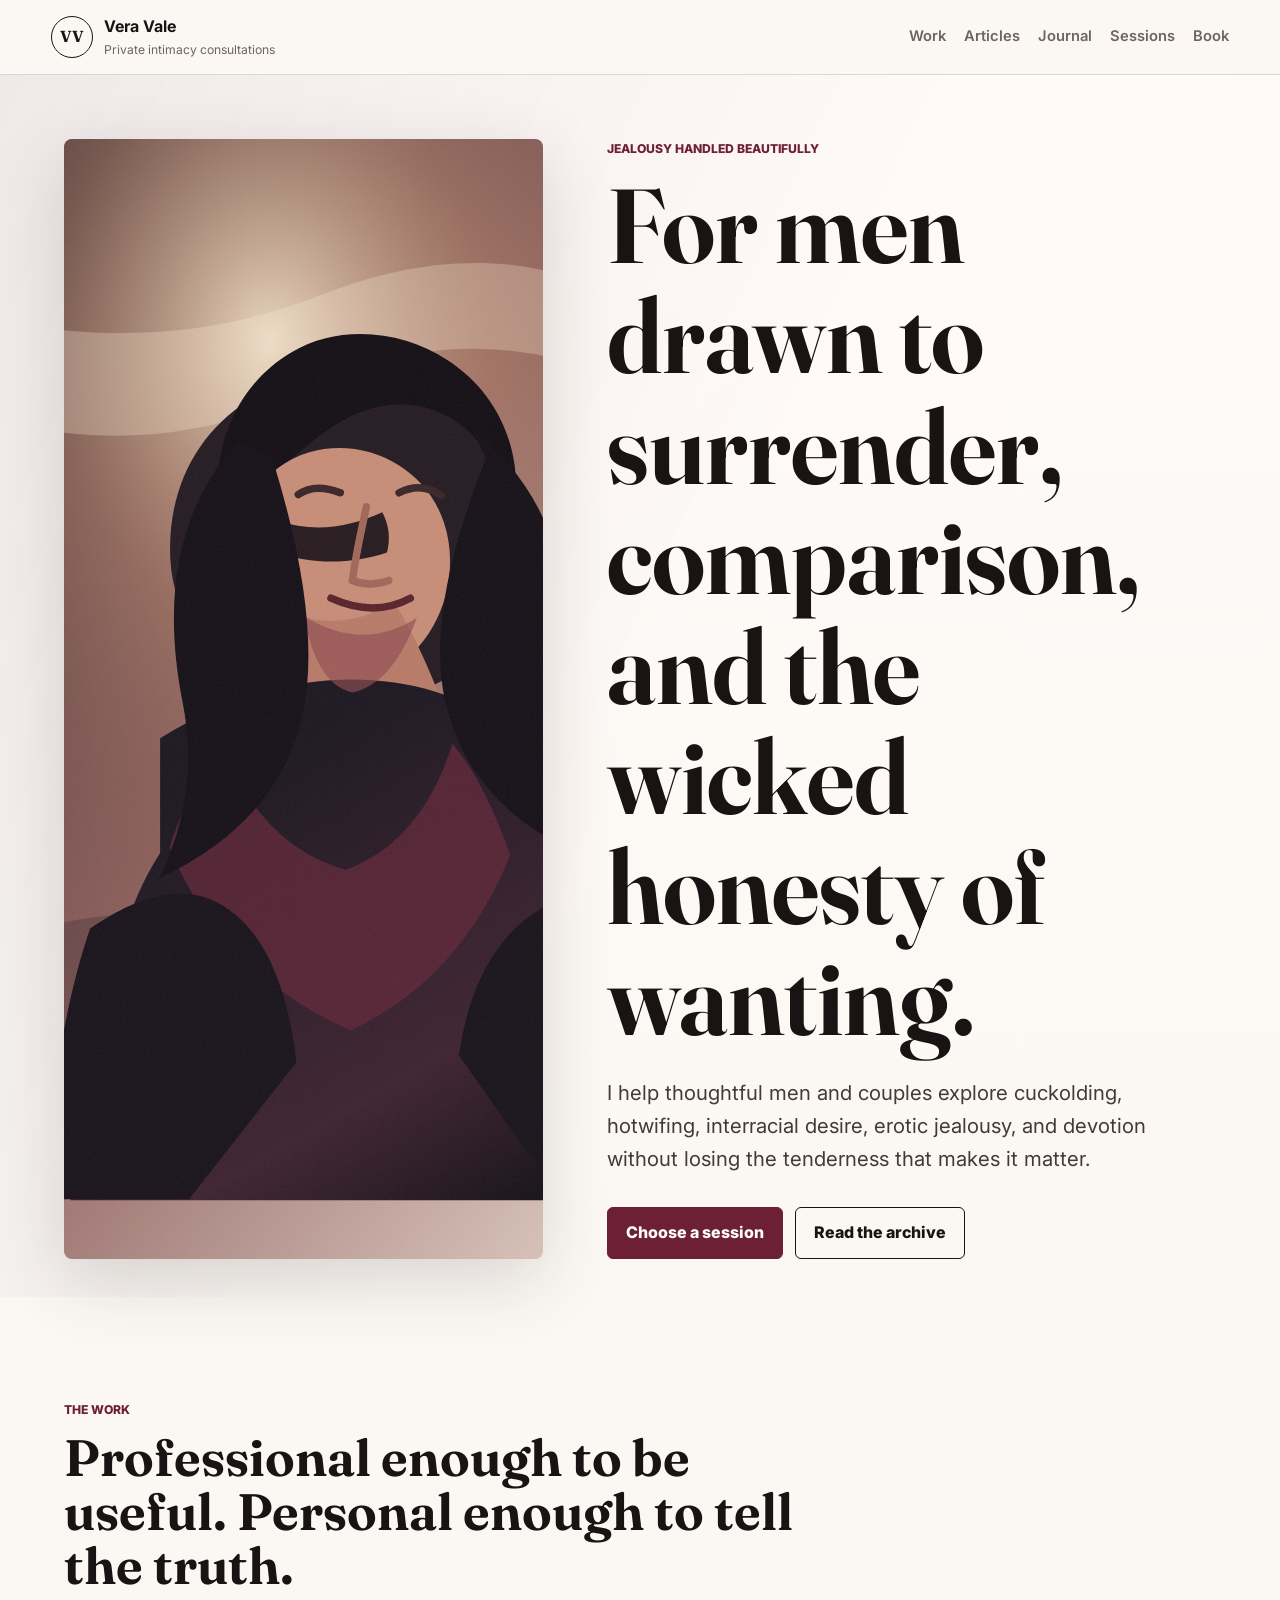
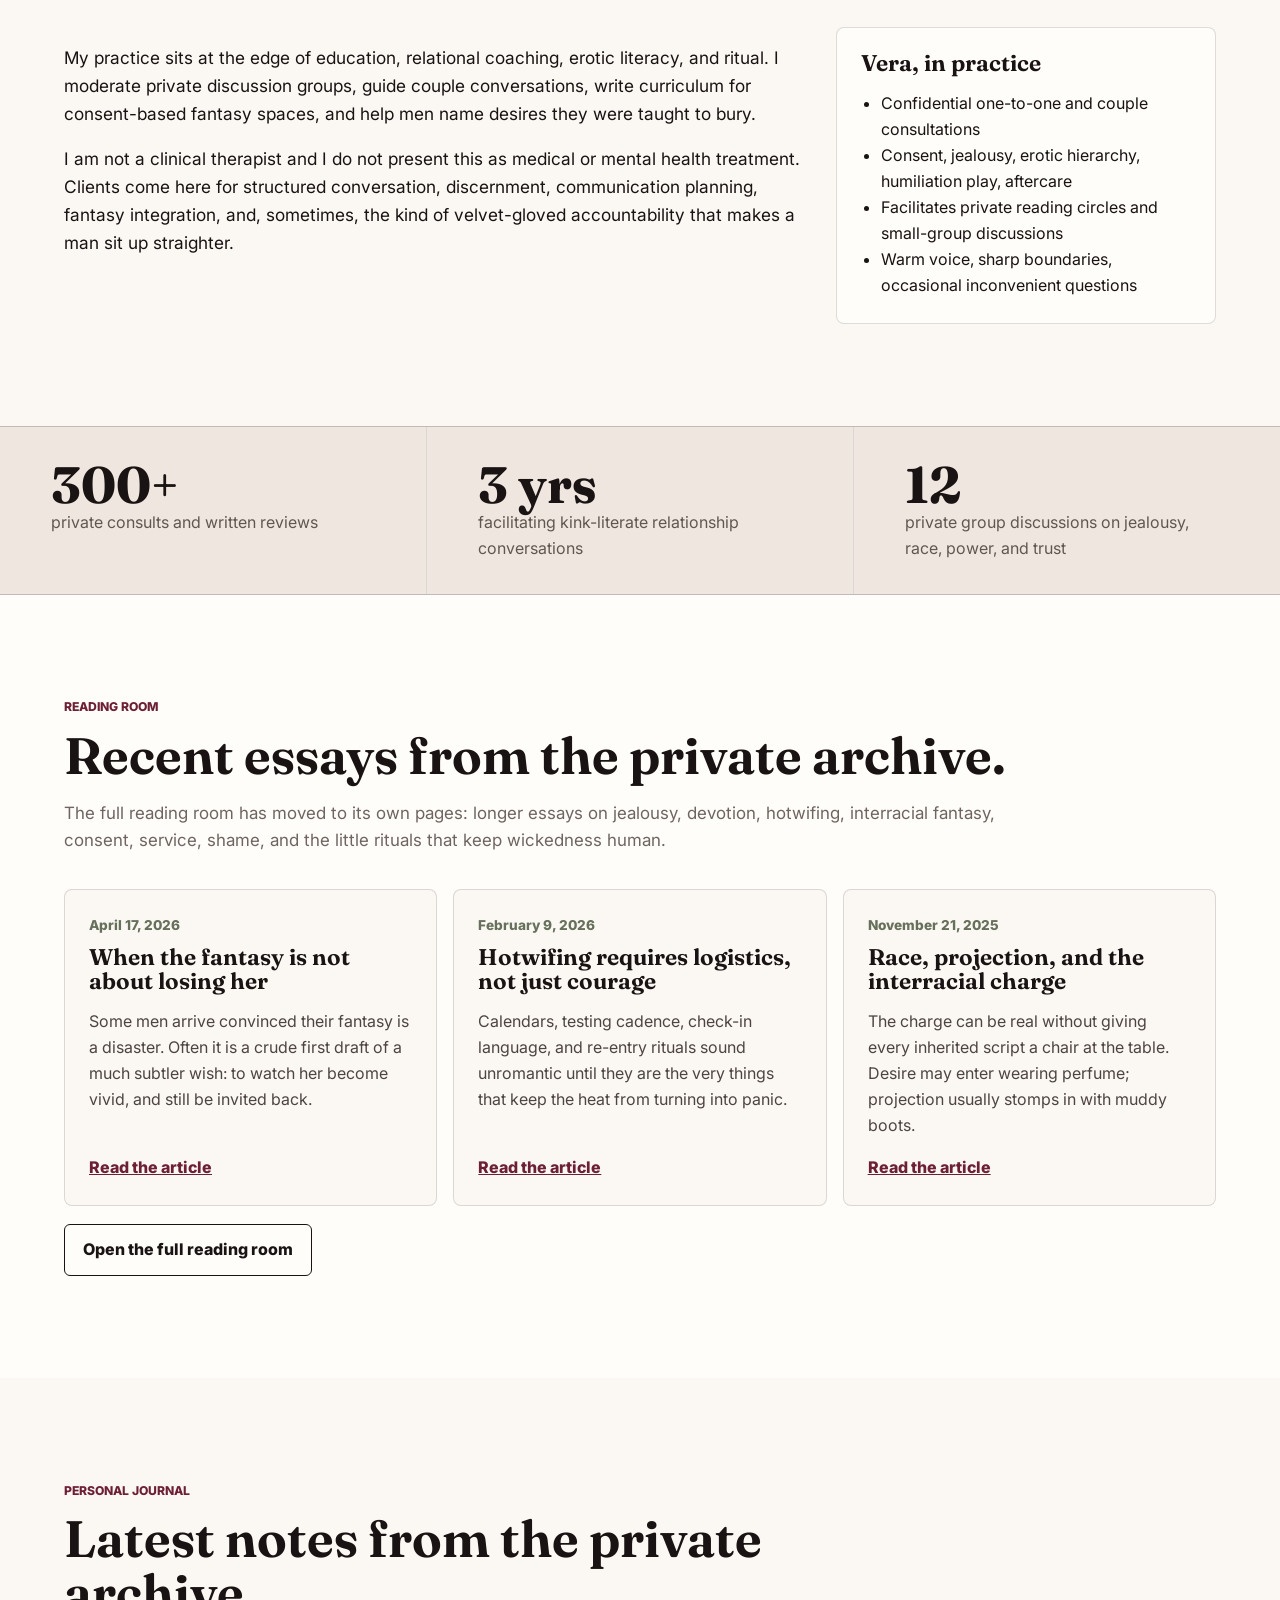
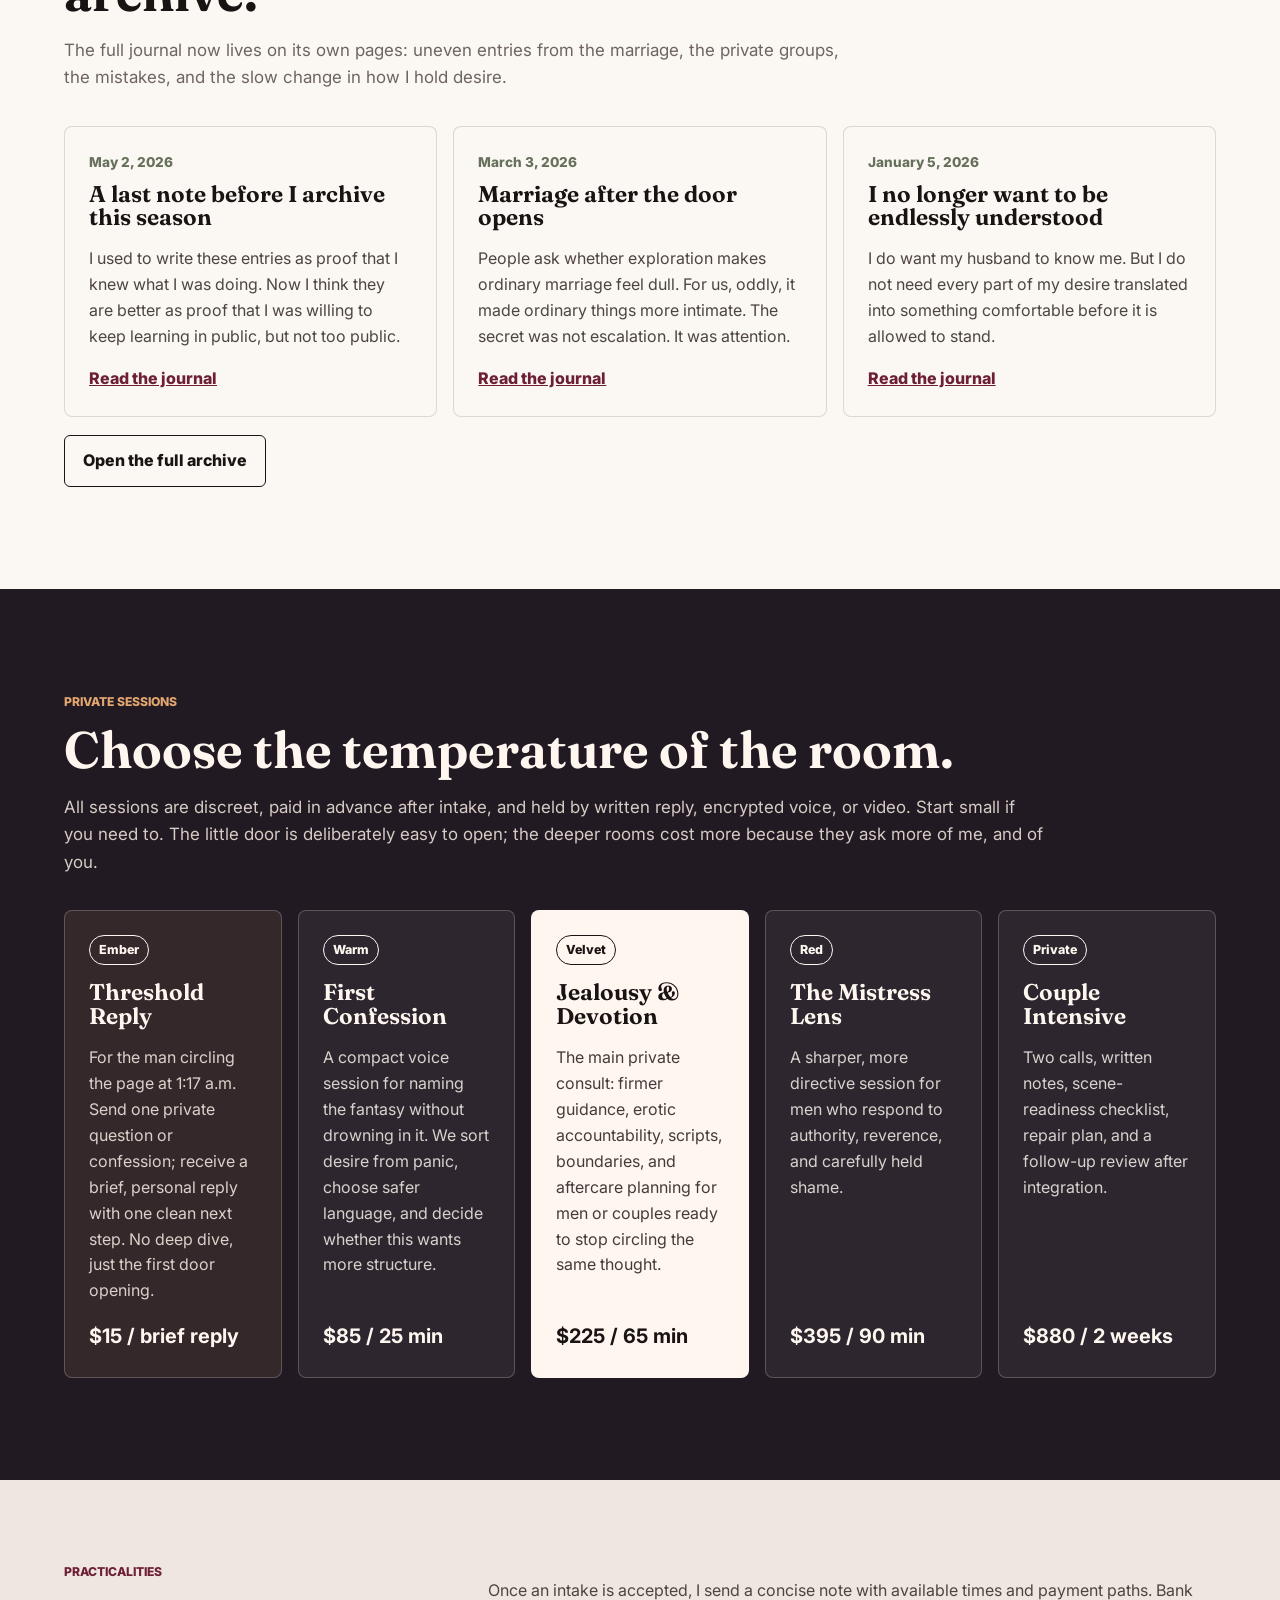
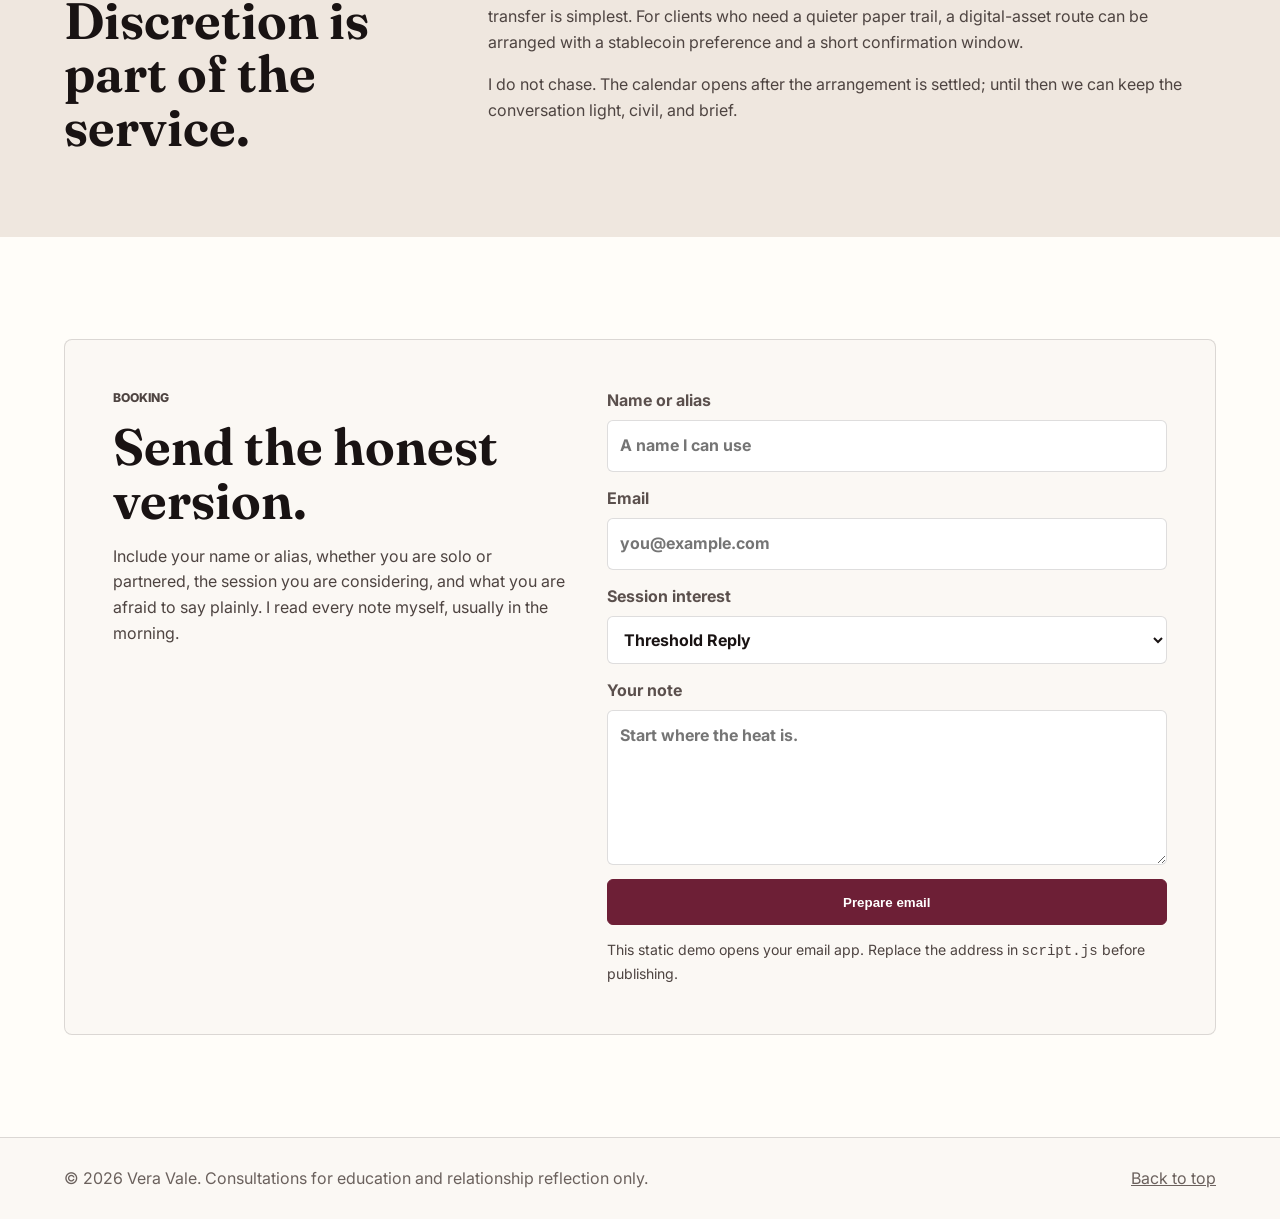
<file: index.html>
<!doctype html>
<html lang="en">
<head>
  <meta charset="utf-8">
  <meta name="viewport" content="width=device-width, initial-scale=1">
  <title>Vera Vale | Jealousy, Devotion & Intimacy Consultations</title>
  <meta name="description" content="Private intimacy consulting for men exploring cuckolding, hotwifing, interracial fantasy, devotion, jealousy, and power with care, wit, and discretion.">
  <link rel="preconnect" href="https://fonts.googleapis.com">
  <link rel="preconnect" href="https://fonts.gstatic.com" crossorigin>
  <link href="https://fonts.googleapis.com/css2?family=Fraunces:opsz,wght@9..144,500;9..144,650&family=Inter:wght@400;500;600;700&display=swap" rel="stylesheet">
  <link rel="stylesheet" href="styles.css">
</head>
<body>
  <header class="site-header" id="top">
    <a class="brand" href="#top" aria-label="Vera Vale home">
      <span class="brand-mark">VV</span>
      <span>
        <strong>Vera Vale</strong>
        <small>Private intimacy consultations</small>
      </span>
    </a>
    <nav aria-label="Main navigation">
      <a href="#work">Work</a>
      <a href="articles/">Articles</a>
      <a href="#journal">Journal</a>
      <a href="#sessions">Sessions</a>
      <a href="#contact">Book</a>
    </nav>
  </header>

  <main>
    <section class="hero">
      <div class="hero-media" aria-hidden="true">
        <img src="assets/vera-portrait.svg" alt="">
      </div>
      <div class="hero-copy">
        <p class="eyebrow">Jealousy handled beautifully</p>
        <h1>For men drawn to surrender, comparison, and the wicked honesty of wanting.</h1>
        <p class="lede">I help thoughtful men and couples explore cuckolding, hotwifing, interracial desire, erotic jealousy, and devotion without losing the tenderness that makes it matter.</p>
        <div class="hero-actions">
          <a class="button primary" href="#sessions">Choose a session</a>
          <a class="button ghost" href="articles/">Read the archive</a>
        </div>
      </div>
    </section>

    <section class="intro band" id="work">
      <div class="section-head">
        <p class="eyebrow">The work</p>
        <h2>Professional enough to be useful. Personal enough to tell the truth.</h2>
      </div>
      <div class="intro-grid">
        <div>
          <p>My practice sits at the edge of education, relational coaching, erotic literacy, and ritual. I moderate private discussion groups, guide couple conversations, write curriculum for consent-based fantasy spaces, and help men name desires they were taught to bury.</p>
          <p>I am not a clinical therapist and I do not present this as medical or mental health treatment. Clients come here for structured conversation, discernment, communication planning, fantasy integration, and, sometimes, the kind of velvet-gloved accountability that makes a man sit up straighter.</p>
        </div>
        <aside class="profile-note">
          <h3>Vera, in practice</h3>
          <ul>
            <li>Confidential one-to-one and couple consultations</li>
            <li>Consent, jealousy, erotic hierarchy, humiliation play, aftercare</li>
            <li>Facilitates private reading circles and small-group discussions</li>
            <li>Warm voice, sharp boundaries, occasional inconvenient questions</li>
          </ul>
        </aside>
      </div>
    </section>

    <section class="credentials">
      <div class="credential">
        <strong>300+</strong>
        <span>private consults and written reviews</span>
      </div>
      <div class="credential">
        <strong>3 yrs</strong>
        <span>facilitating kink-literate relationship conversations</span>
      </div>
      <div class="credential">
        <strong>12</strong>
        <span>private group discussions on jealousy, race, power, and trust</span>
      </div>
    </section>

    <section class="band articles" id="articles">
      <div class="section-head wide">
        <p class="eyebrow">Reading room</p>
        <h2>Recent essays from the private archive.</h2>
        <p>The full reading room has moved to its own pages: longer essays on jealousy, devotion, hotwifing, interracial fantasy, consent, service, shame, and the little rituals that keep wickedness human.</p>
      </div>

      <div class="preview-grid">
        <article>
          <time datetime="2026-04-17">April 17, 2026</time>
          <h3>When the fantasy is not about losing her</h3>
          <p>Some men arrive convinced their fantasy is a disaster. Often it is a crude first draft of a much subtler wish: to watch her become vivid, and still be invited back.</p>
          <a href="articles/">Read the article</a>
        </article>

        <article>
          <time datetime="2026-02-09">February 9, 2026</time>
          <h3>Hotwifing requires logistics, not just courage</h3>
          <p>Calendars, testing cadence, check-in language, and re-entry rituals sound unromantic until they are the very things that keep the heat from turning into panic.</p>
          <a href="articles/">Read the article</a>
        </article>

        <article>
          <time datetime="2025-11-21">November 21, 2025</time>
          <h3>Race, projection, and the interracial charge</h3>
          <p>The charge can be real without giving every inherited script a chair at the table. Desire may enter wearing perfume; projection usually stomps in with muddy boots.</p>
          <a href="articles/">Read the article</a>
        </article>
      </div>
      <a class="button ghost archive-link" href="articles/">Open the full reading room</a>
    </section>

    <section class="journal journal-preview" id="journal">
      <div class="section-head">
        <p class="eyebrow">Personal journal</p>
        <h2>Latest notes from the private archive.</h2>
        <p>The full journal now lives on its own pages: uneven entries from the marriage, the private groups, the mistakes, and the slow change in how I hold desire.</p>
      </div>

      <div class="preview-grid">
        <article>
          <time datetime="2026-05-02">May 2, 2026</time>
          <h3>A last note before I archive this season</h3>
          <p>I used to write these entries as proof that I knew what I was doing. Now I think they are better as proof that I was willing to keep learning in public, but not too public.</p>
          <a href="journal/">Read the journal</a>
        </article>
        <article>
          <time datetime="2026-03-03">March 3, 2026</time>
          <h3>Marriage after the door opens</h3>
          <p>People ask whether exploration makes ordinary marriage feel dull. For us, oddly, it made ordinary things more intimate. The secret was not escalation. It was attention.</p>
          <a href="journal/">Read the journal</a>
        </article>
        <article>
          <time datetime="2026-01-05">January 5, 2026</time>
          <h3>I no longer want to be endlessly understood</h3>
          <p>I do want my husband to know me. But I do not need every part of my desire translated into something comfortable before it is allowed to stand.</p>
          <a href="journal/">Read the journal</a>
        </article>
      </div>
      <a class="button ghost archive-link" href="journal/">Open the full archive</a>
    </section>

    <section class="sessions band" id="sessions">
      <div class="section-head wide">
        <p class="eyebrow">Private sessions</p>
        <h2>Choose the temperature of the room.</h2>
        <p>All sessions are discreet, paid in advance after intake, and held by written reply, encrypted voice, or video. Start small if you need to. The little door is deliberately easy to open; the deeper rooms cost more because they ask more of me, and of you.</p>
      </div>

      <div class="session-grid">
        <article class="session-card entry">
          <span class="heat">Ember</span>
          <h3>Threshold Reply</h3>
          <p>For the man circling the page at 1:17 a.m. Send one private question or confession; receive a brief, personal reply with one clean next step. No deep dive, just the first door opening.</p>
          <strong>$15 / brief reply</strong>
        </article>
        <article class="session-card">
          <span class="heat">Warm</span>
          <h3>First Confession</h3>
          <p>A compact voice session for naming the fantasy without drowning in it. We sort desire from panic, choose safer language, and decide whether this wants more structure.</p>
          <strong>$85 / 25 min</strong>
        </article>
        <article class="session-card emphasized">
          <span class="heat">Velvet</span>
          <h3>Jealousy & Devotion</h3>
          <p>The main private consult: firmer guidance, erotic accountability, scripts, boundaries, and aftercare planning for men or couples ready to stop circling the same thought.</p>
          <strong>$225 / 65 min</strong>
        </article>
        <article class="session-card">
          <span class="heat">Red</span>
          <h3>The Mistress Lens</h3>
          <p>A sharper, more directive session for men who respond to authority, reverence, and carefully held shame.</p>
          <strong>$395 / 90 min</strong>
        </article>
        <article class="session-card">
          <span class="heat">Private</span>
          <h3>Couple Intensive</h3>
          <p>Two calls, written notes, scene-readiness checklist, repair plan, and a follow-up review after integration.</p>
          <strong>$880 / 2 weeks</strong>
        </article>
      </div>
    </section>

    <section class="payment">
      <div>
        <p class="eyebrow">Practicalities</p>
        <h2>Discretion is part of the service.</h2>
      </div>
      <div class="payment-copy">
        <p>Once an intake is accepted, I send a concise note with available times and payment paths. Bank transfer is simplest. For clients who need a quieter paper trail, a digital-asset route can be arranged with a stablecoin preference and a short confirmation window.</p>
        <p>I do not chase. The calendar opens after the arrangement is settled; until then we can keep the conversation light, civil, and brief.</p>
      </div>
    </section>

    <section class="contact band" id="contact">
      <div class="contact-panel">
        <div>
          <p class="eyebrow">Booking</p>
          <h2>Send the honest version.</h2>
          <p>Include your name or alias, whether you are solo or partnered, the session you are considering, and what you are afraid to say plainly. I read every note myself, usually in the morning.</p>
        </div>
        <form>
          <label>
            Name or alias
            <input type="text" name="name" placeholder="A name I can use">
          </label>
          <label>
            Email
            <input type="email" name="email" placeholder="you@example.com">
          </label>
          <label>
            Session interest
            <select name="session">
              <option>Threshold Reply</option>
              <option>First Confession</option>
              <option>Jealousy & Devotion</option>
              <option>The Mistress Lens</option>
              <option>Couple Intensive</option>
            </select>
          </label>
          <label>
            Your note
            <textarea name="note" rows="5" placeholder="Start where the heat is."></textarea>
          </label>
          <button class="button primary" type="button" id="composeEmail">Prepare email</button>
          <p class="form-note">This static demo opens your email app. Replace the address in <code>script.js</code> before publishing.</p>
        </form>
      </div>
    </section>
  </main>

  <footer>
    <p>© <span id="year"></span> Vera Vale. Consultations for education and relationship reflection only.</p>
    <a href="#top">Back to top</a>
  </footer>

  <script src="script.js"></script>
</body>
</html>
</file>
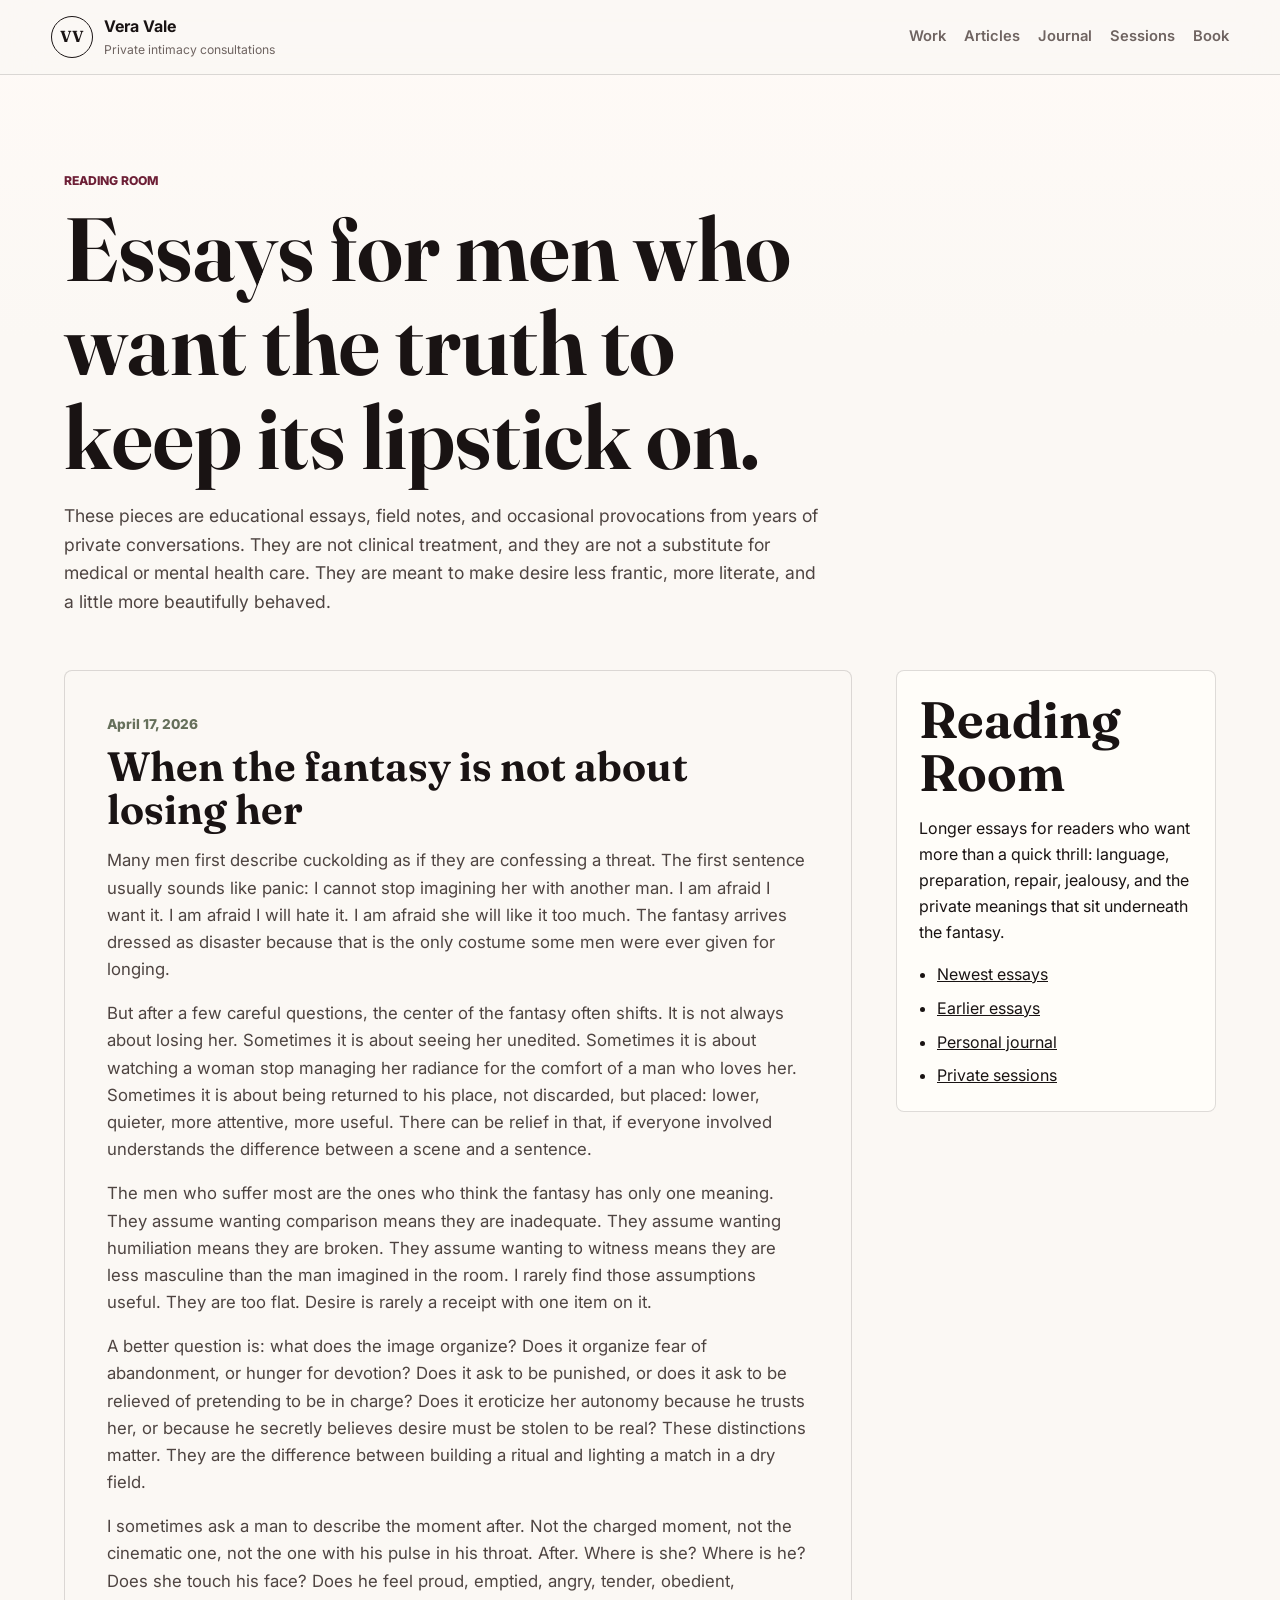
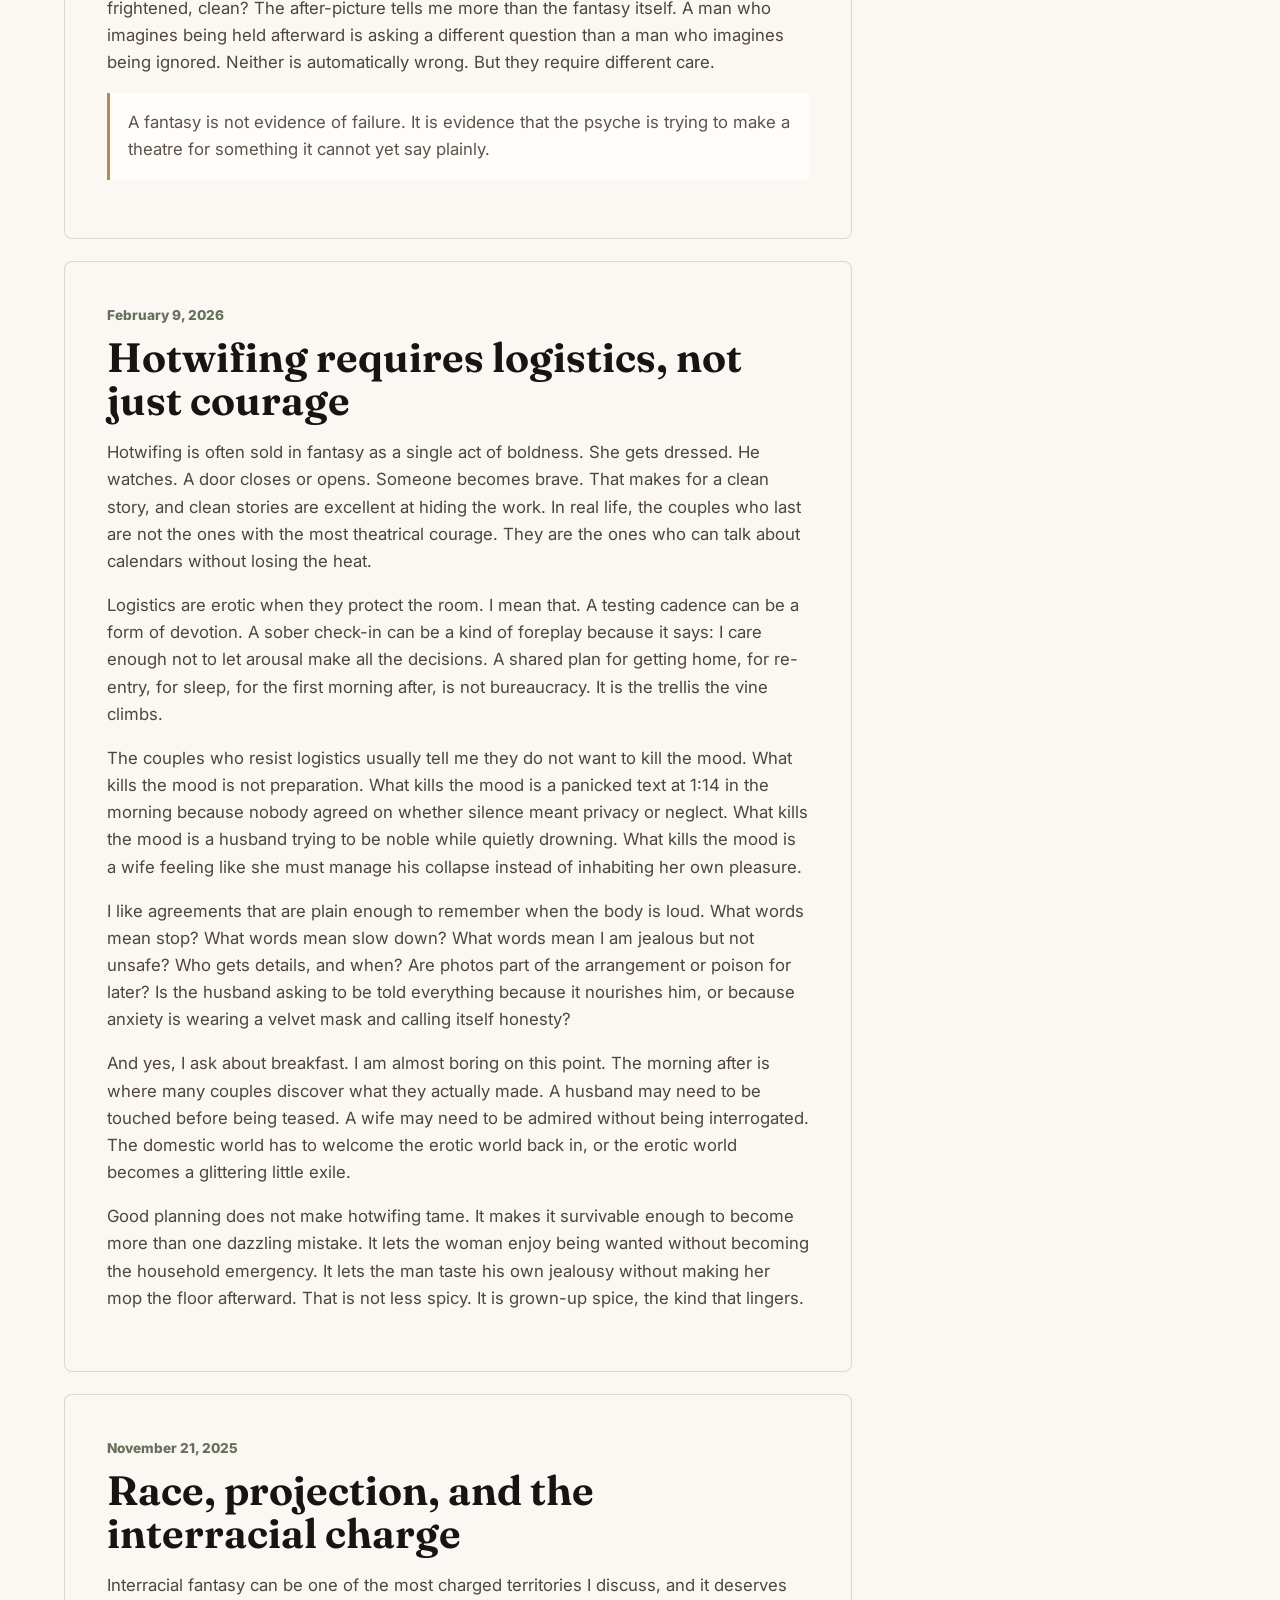
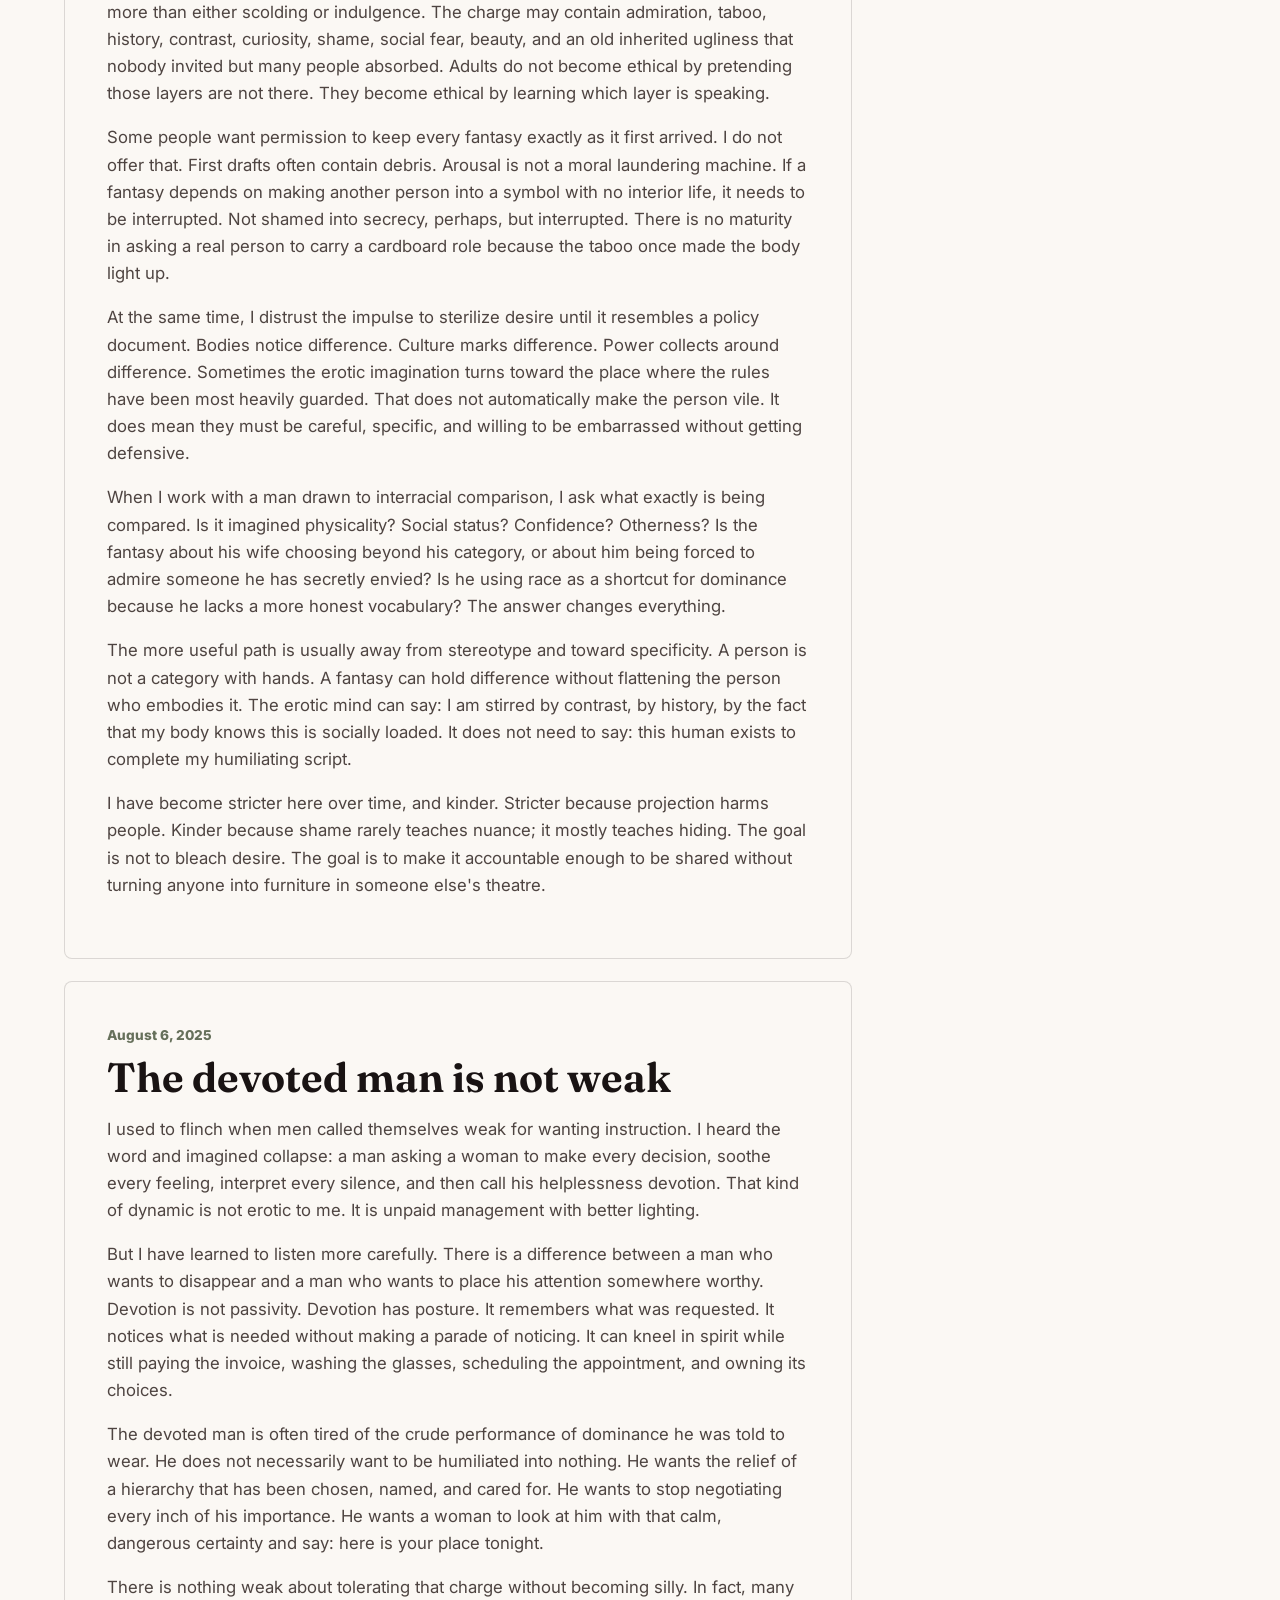
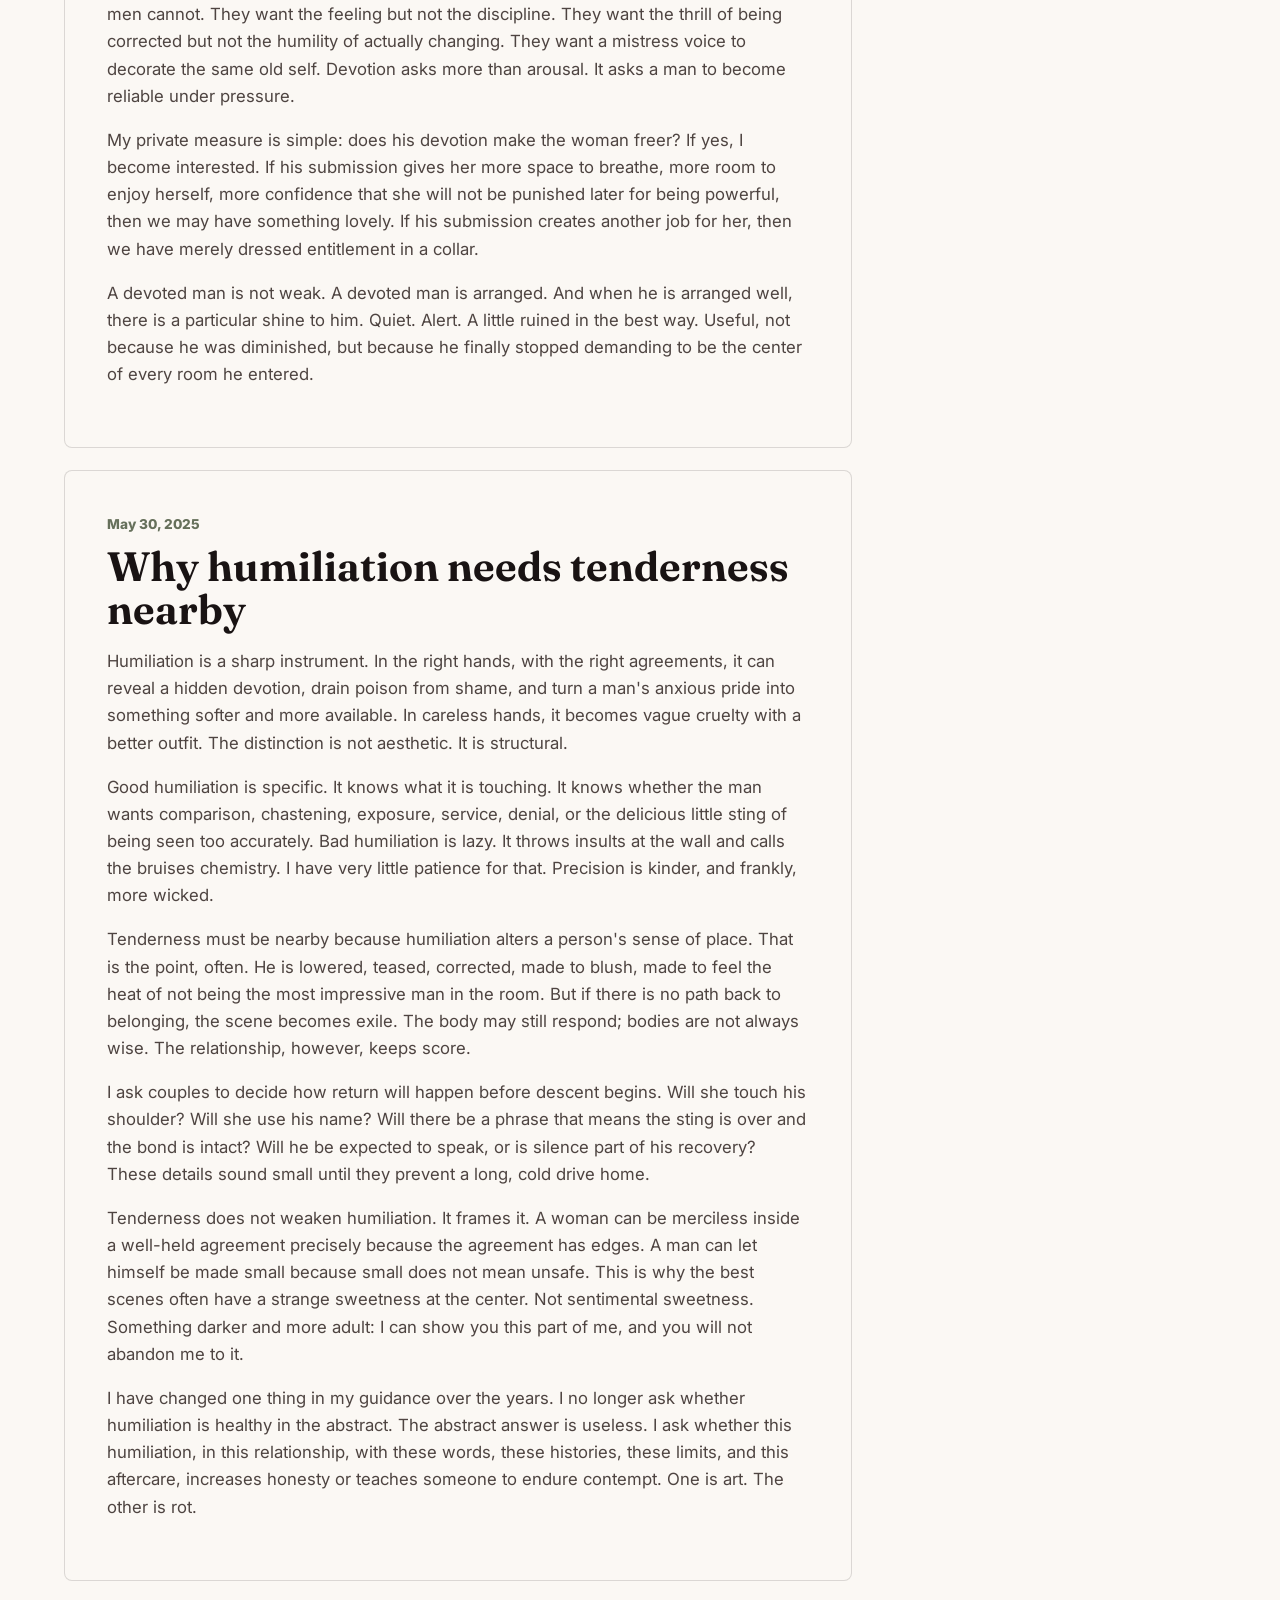
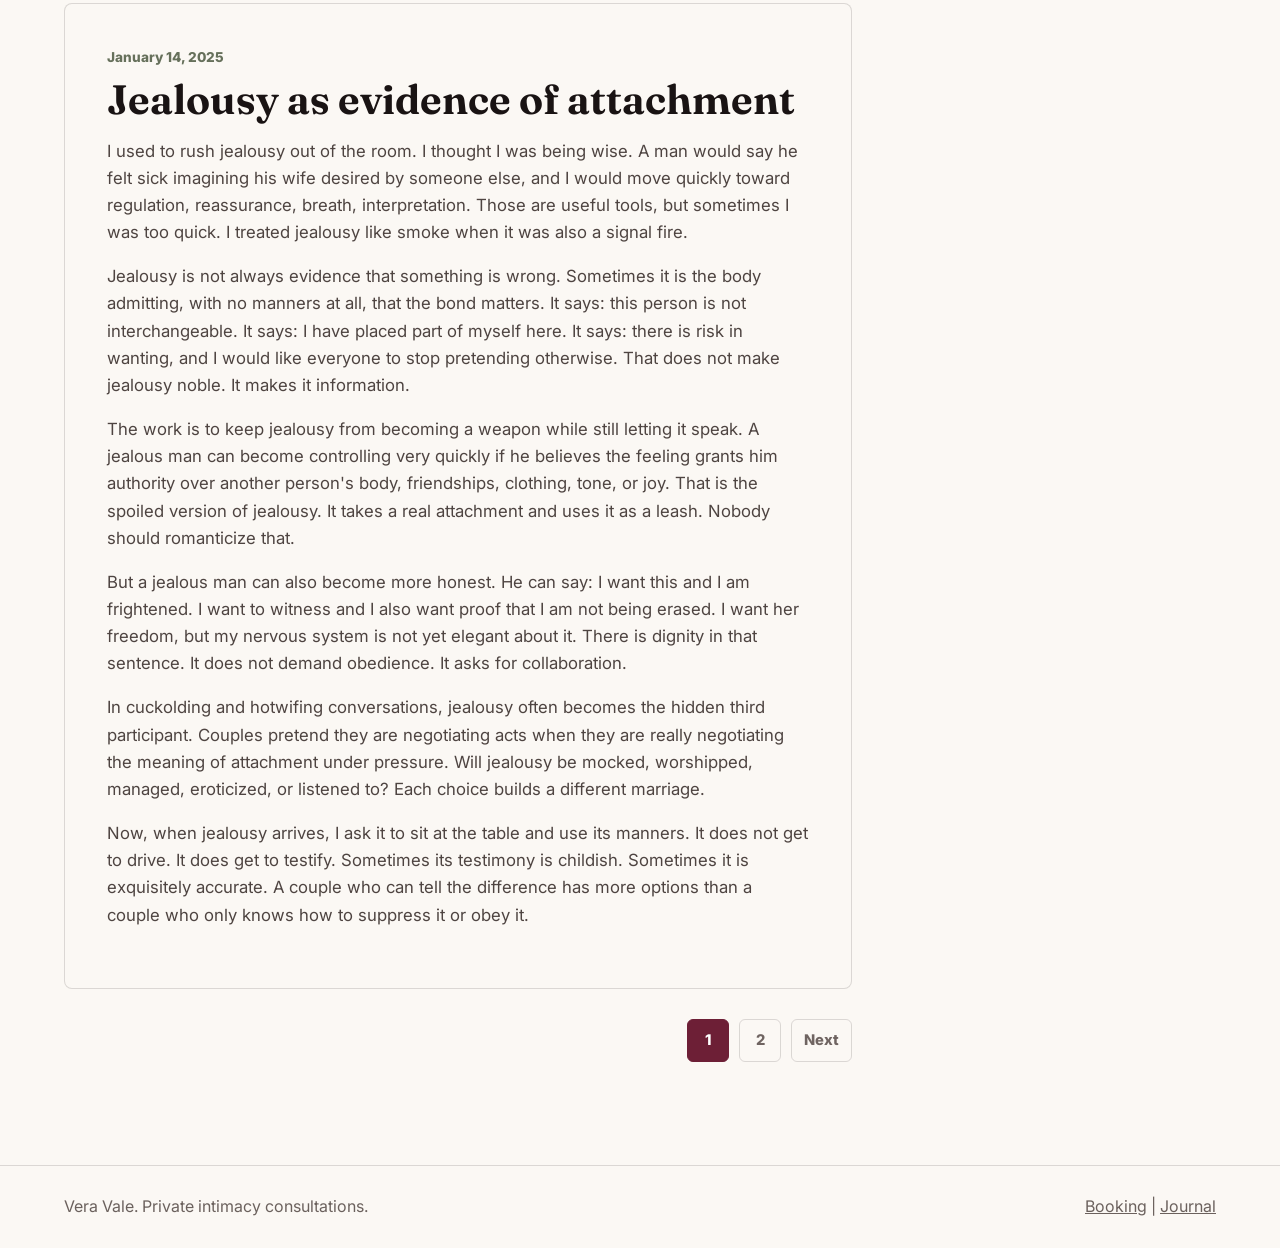
<file: articles/index.html>
<!doctype html>
<html lang="en">
<head>
  <meta charset="utf-8">
  <meta name="viewport" content="width=device-width, initial-scale=1">
  <title>Reading Room | Vera Vale</title>
  <meta name="description" content="Long-form essays on cuckolding, hotwifing, interracial fantasy, jealousy, devotion, consent, service, and relational power.">
  <link rel="preconnect" href="https://fonts.googleapis.com">
  <link rel="preconnect" href="https://fonts.gstatic.com" crossorigin>
  <link href="https://fonts.googleapis.com/css2?family=Fraunces:opsz,wght@9..144,500;9..144,650&family=Inter:wght@400;500;600;700&display=swap" rel="stylesheet">
  <link rel="stylesheet" href="../styles.css">
</head>
<body class="journal-page article-page">
  <header class="site-header" id="top">
    <a class="brand" href="../index.html" aria-label="Vera Vale home">
      <span class="brand-mark">VV</span>
      <span>
        <strong>Vera Vale</strong>
        <small>Private intimacy consultations</small>
      </span>
    </a>
    <nav aria-label="Main navigation">
      <a href="../index.html#work">Work</a>
      <a href="index.html">Articles</a>
      <a href="../journal/">Journal</a>
      <a href="../index.html#sessions">Sessions</a>
      <a href="../index.html#contact">Book</a>
    </nav>
  </header>

  <main>
    <section class="journal-hero">
      <p class="eyebrow">Reading room</p>
      <h1>Essays for men who want the truth to keep its lipstick on.</h1>
      <p>These pieces are educational essays, field notes, and occasional provocations from years of private conversations. They are not clinical treatment, and they are not a substitute for medical or mental health care. They are meant to make desire less frantic, more literate, and a little more beautifully behaved.</p>
    </section>

    <section class="journal-layout">
      <div class="post-list">
        <article class="journal-post article-post">
          <time datetime="2026-04-17">April 17, 2026</time>
          <h2>When the fantasy is not about losing her</h2>
          <p>Many men first describe cuckolding as if they are confessing a threat. The first sentence usually sounds like panic: I cannot stop imagining her with another man. I am afraid I want it. I am afraid I will hate it. I am afraid she will like it too much. The fantasy arrives dressed as disaster because that is the only costume some men were ever given for longing.</p>
          <p>But after a few careful questions, the center of the fantasy often shifts. It is not always about losing her. Sometimes it is about seeing her unedited. Sometimes it is about watching a woman stop managing her radiance for the comfort of a man who loves her. Sometimes it is about being returned to his place, not discarded, but placed: lower, quieter, more attentive, more useful. There can be relief in that, if everyone involved understands the difference between a scene and a sentence.</p>
          <p>The men who suffer most are the ones who think the fantasy has only one meaning. They assume wanting comparison means they are inadequate. They assume wanting humiliation means they are broken. They assume wanting to witness means they are less masculine than the man imagined in the room. I rarely find those assumptions useful. They are too flat. Desire is rarely a receipt with one item on it.</p>
          <p>A better question is: what does the image organize? Does it organize fear of abandonment, or hunger for devotion? Does it ask to be punished, or does it ask to be relieved of pretending to be in charge? Does it eroticize her autonomy because he trusts her, or because he secretly believes desire must be stolen to be real? These distinctions matter. They are the difference between building a ritual and lighting a match in a dry field.</p>
          <p>I sometimes ask a man to describe the moment after. Not the charged moment, not the cinematic one, not the one with his pulse in his throat. After. Where is she? Where is he? Does she touch his face? Does he feel proud, emptied, angry, tender, obedient, frightened, clean? The after-picture tells me more than the fantasy itself. A man who imagines being held afterward is asking a different question than a man who imagines being ignored. Neither is automatically wrong. But they require different care.</p>
          <p class="post-note">A fantasy is not evidence of failure. It is evidence that the psyche is trying to make a theatre for something it cannot yet say plainly.</p>
        </article>

        <article class="journal-post article-post">
          <time datetime="2026-02-09">February 9, 2026</time>
          <h2>Hotwifing requires logistics, not just courage</h2>
          <p>Hotwifing is often sold in fantasy as a single act of boldness. She gets dressed. He watches. A door closes or opens. Someone becomes brave. That makes for a clean story, and clean stories are excellent at hiding the work. In real life, the couples who last are not the ones with the most theatrical courage. They are the ones who can talk about calendars without losing the heat.</p>
          <p>Logistics are erotic when they protect the room. I mean that. A testing cadence can be a form of devotion. A sober check-in can be a kind of foreplay because it says: I care enough not to let arousal make all the decisions. A shared plan for getting home, for re-entry, for sleep, for the first morning after, is not bureaucracy. It is the trellis the vine climbs.</p>
          <p>The couples who resist logistics usually tell me they do not want to kill the mood. What kills the mood is not preparation. What kills the mood is a panicked text at 1:14 in the morning because nobody agreed on whether silence meant privacy or neglect. What kills the mood is a husband trying to be noble while quietly drowning. What kills the mood is a wife feeling like she must manage his collapse instead of inhabiting her own pleasure.</p>
          <p>I like agreements that are plain enough to remember when the body is loud. What words mean stop? What words mean slow down? What words mean I am jealous but not unsafe? Who gets details, and when? Are photos part of the arrangement or poison for later? Is the husband asking to be told everything because it nourishes him, or because anxiety is wearing a velvet mask and calling itself honesty?</p>
          <p>And yes, I ask about breakfast. I am almost boring on this point. The morning after is where many couples discover what they actually made. A husband may need to be touched before being teased. A wife may need to be admired without being interrogated. The domestic world has to welcome the erotic world back in, or the erotic world becomes a glittering little exile.</p>
          <p>Good planning does not make hotwifing tame. It makes it survivable enough to become more than one dazzling mistake. It lets the woman enjoy being wanted without becoming the household emergency. It lets the man taste his own jealousy without making her mop the floor afterward. That is not less spicy. It is grown-up spice, the kind that lingers.</p>
        </article>

        <article class="journal-post article-post">
          <time datetime="2025-11-21">November 21, 2025</time>
          <h2>Race, projection, and the interracial charge</h2>
          <p>Interracial fantasy can be one of the most charged territories I discuss, and it deserves more than either scolding or indulgence. The charge may contain admiration, taboo, history, contrast, curiosity, shame, social fear, beauty, and an old inherited ugliness that nobody invited but many people absorbed. Adults do not become ethical by pretending those layers are not there. They become ethical by learning which layer is speaking.</p>
          <p>Some people want permission to keep every fantasy exactly as it first arrived. I do not offer that. First drafts often contain debris. Arousal is not a moral laundering machine. If a fantasy depends on making another person into a symbol with no interior life, it needs to be interrupted. Not shamed into secrecy, perhaps, but interrupted. There is no maturity in asking a real person to carry a cardboard role because the taboo once made the body light up.</p>
          <p>At the same time, I distrust the impulse to sterilize desire until it resembles a policy document. Bodies notice difference. Culture marks difference. Power collects around difference. Sometimes the erotic imagination turns toward the place where the rules have been most heavily guarded. That does not automatically make the person vile. It does mean they must be careful, specific, and willing to be embarrassed without getting defensive.</p>
          <p>When I work with a man drawn to interracial comparison, I ask what exactly is being compared. Is it imagined physicality? Social status? Confidence? Otherness? Is the fantasy about his wife choosing beyond his category, or about him being forced to admire someone he has secretly envied? Is he using race as a shortcut for dominance because he lacks a more honest vocabulary? The answer changes everything.</p>
          <p>The more useful path is usually away from stereotype and toward specificity. A person is not a category with hands. A fantasy can hold difference without flattening the person who embodies it. The erotic mind can say: I am stirred by contrast, by history, by the fact that my body knows this is socially loaded. It does not need to say: this human exists to complete my humiliating script.</p>
          <p>I have become stricter here over time, and kinder. Stricter because projection harms people. Kinder because shame rarely teaches nuance; it mostly teaches hiding. The goal is not to bleach desire. The goal is to make it accountable enough to be shared without turning anyone into furniture in someone else's theatre.</p>
        </article>

        <article class="journal-post article-post">
          <time datetime="2025-08-06">August 6, 2025</time>
          <h2>The devoted man is not weak</h2>
          <p>I used to flinch when men called themselves weak for wanting instruction. I heard the word and imagined collapse: a man asking a woman to make every decision, soothe every feeling, interpret every silence, and then call his helplessness devotion. That kind of dynamic is not erotic to me. It is unpaid management with better lighting.</p>
          <p>But I have learned to listen more carefully. There is a difference between a man who wants to disappear and a man who wants to place his attention somewhere worthy. Devotion is not passivity. Devotion has posture. It remembers what was requested. It notices what is needed without making a parade of noticing. It can kneel in spirit while still paying the invoice, washing the glasses, scheduling the appointment, and owning its choices.</p>
          <p>The devoted man is often tired of the crude performance of dominance he was told to wear. He does not necessarily want to be humiliated into nothing. He wants the relief of a hierarchy that has been chosen, named, and cared for. He wants to stop negotiating every inch of his importance. He wants a woman to look at him with that calm, dangerous certainty and say: here is your place tonight.</p>
          <p>There is nothing weak about tolerating that charge without becoming silly. In fact, many men cannot. They want the feeling but not the discipline. They want the thrill of being corrected but not the humility of actually changing. They want a mistress voice to decorate the same old self. Devotion asks more than arousal. It asks a man to become reliable under pressure.</p>
          <p>My private measure is simple: does his devotion make the woman freer? If yes, I become interested. If his submission gives her more space to breathe, more room to enjoy herself, more confidence that she will not be punished later for being powerful, then we may have something lovely. If his submission creates another job for her, then we have merely dressed entitlement in a collar.</p>
          <p>A devoted man is not weak. A devoted man is arranged. And when he is arranged well, there is a particular shine to him. Quiet. Alert. A little ruined in the best way. Useful, not because he was diminished, but because he finally stopped demanding to be the center of every room he entered.</p>
        </article>

        <article class="journal-post article-post">
          <time datetime="2025-05-30">May 30, 2025</time>
          <h2>Why humiliation needs tenderness nearby</h2>
          <p>Humiliation is a sharp instrument. In the right hands, with the right agreements, it can reveal a hidden devotion, drain poison from shame, and turn a man's anxious pride into something softer and more available. In careless hands, it becomes vague cruelty with a better outfit. The distinction is not aesthetic. It is structural.</p>
          <p>Good humiliation is specific. It knows what it is touching. It knows whether the man wants comparison, chastening, exposure, service, denial, or the delicious little sting of being seen too accurately. Bad humiliation is lazy. It throws insults at the wall and calls the bruises chemistry. I have very little patience for that. Precision is kinder, and frankly, more wicked.</p>
          <p>Tenderness must be nearby because humiliation alters a person's sense of place. That is the point, often. He is lowered, teased, corrected, made to blush, made to feel the heat of not being the most impressive man in the room. But if there is no path back to belonging, the scene becomes exile. The body may still respond; bodies are not always wise. The relationship, however, keeps score.</p>
          <p>I ask couples to decide how return will happen before descent begins. Will she touch his shoulder? Will she use his name? Will there be a phrase that means the sting is over and the bond is intact? Will he be expected to speak, or is silence part of his recovery? These details sound small until they prevent a long, cold drive home.</p>
          <p>Tenderness does not weaken humiliation. It frames it. A woman can be merciless inside a well-held agreement precisely because the agreement has edges. A man can let himself be made small because small does not mean unsafe. This is why the best scenes often have a strange sweetness at the center. Not sentimental sweetness. Something darker and more adult: I can show you this part of me, and you will not abandon me to it.</p>
          <p>I have changed one thing in my guidance over the years. I no longer ask whether humiliation is healthy in the abstract. The abstract answer is useless. I ask whether this humiliation, in this relationship, with these words, these histories, these limits, and this aftercare, increases honesty or teaches someone to endure contempt. One is art. The other is rot.</p>
        </article>

        <article class="journal-post article-post">
          <time datetime="2025-01-14">January 14, 2025</time>
          <h2>Jealousy as evidence of attachment</h2>
          <p>I used to rush jealousy out of the room. I thought I was being wise. A man would say he felt sick imagining his wife desired by someone else, and I would move quickly toward regulation, reassurance, breath, interpretation. Those are useful tools, but sometimes I was too quick. I treated jealousy like smoke when it was also a signal fire.</p>
          <p>Jealousy is not always evidence that something is wrong. Sometimes it is the body admitting, with no manners at all, that the bond matters. It says: this person is not interchangeable. It says: I have placed part of myself here. It says: there is risk in wanting, and I would like everyone to stop pretending otherwise. That does not make jealousy noble. It makes it information.</p>
          <p>The work is to keep jealousy from becoming a weapon while still letting it speak. A jealous man can become controlling very quickly if he believes the feeling grants him authority over another person's body, friendships, clothing, tone, or joy. That is the spoiled version of jealousy. It takes a real attachment and uses it as a leash. Nobody should romanticize that.</p>
          <p>But a jealous man can also become more honest. He can say: I want this and I am frightened. I want to witness and I also want proof that I am not being erased. I want her freedom, but my nervous system is not yet elegant about it. There is dignity in that sentence. It does not demand obedience. It asks for collaboration.</p>
          <p>In cuckolding and hotwifing conversations, jealousy often becomes the hidden third participant. Couples pretend they are negotiating acts when they are really negotiating the meaning of attachment under pressure. Will jealousy be mocked, worshipped, managed, eroticized, or listened to? Each choice builds a different marriage.</p>
          <p>Now, when jealousy arrives, I ask it to sit at the table and use its manners. It does not get to drive. It does get to testify. Sometimes its testimony is childish. Sometimes it is exquisitely accurate. A couple who can tell the difference has more options than a couple who only knows how to suppress it or obey it.</p>
        </article>

        <nav class="pager" aria-label="Article pages">
          <span aria-current="page">1</span>
          <a href="page-2.html">2</a>
          <a href="page-2.html">Next</a>
        </nav>
      </div>

      <aside class="archive-aside">
        <h2>Reading Room</h2>
        <p>Longer essays for readers who want more than a quick thrill: language, preparation, repair, jealousy, and the private meanings that sit underneath the fantasy.</p>
        <ul>
          <li><a href="index.html">Newest essays</a></li>
          <li><a href="page-2.html">Earlier essays</a></li>
          <li><a href="../journal/">Personal journal</a></li>
          <li><a href="../index.html#sessions">Private sessions</a></li>
        </ul>
      </aside>
    </section>
  </main>

  <footer>
    <p>Vera Vale. Private intimacy consultations.</p>
    <p><a href="../index.html#contact">Booking</a> | <a href="../journal/">Journal</a></p>
  </footer>

  <script src="../script.js"></script>
</body>
</html>
</file>
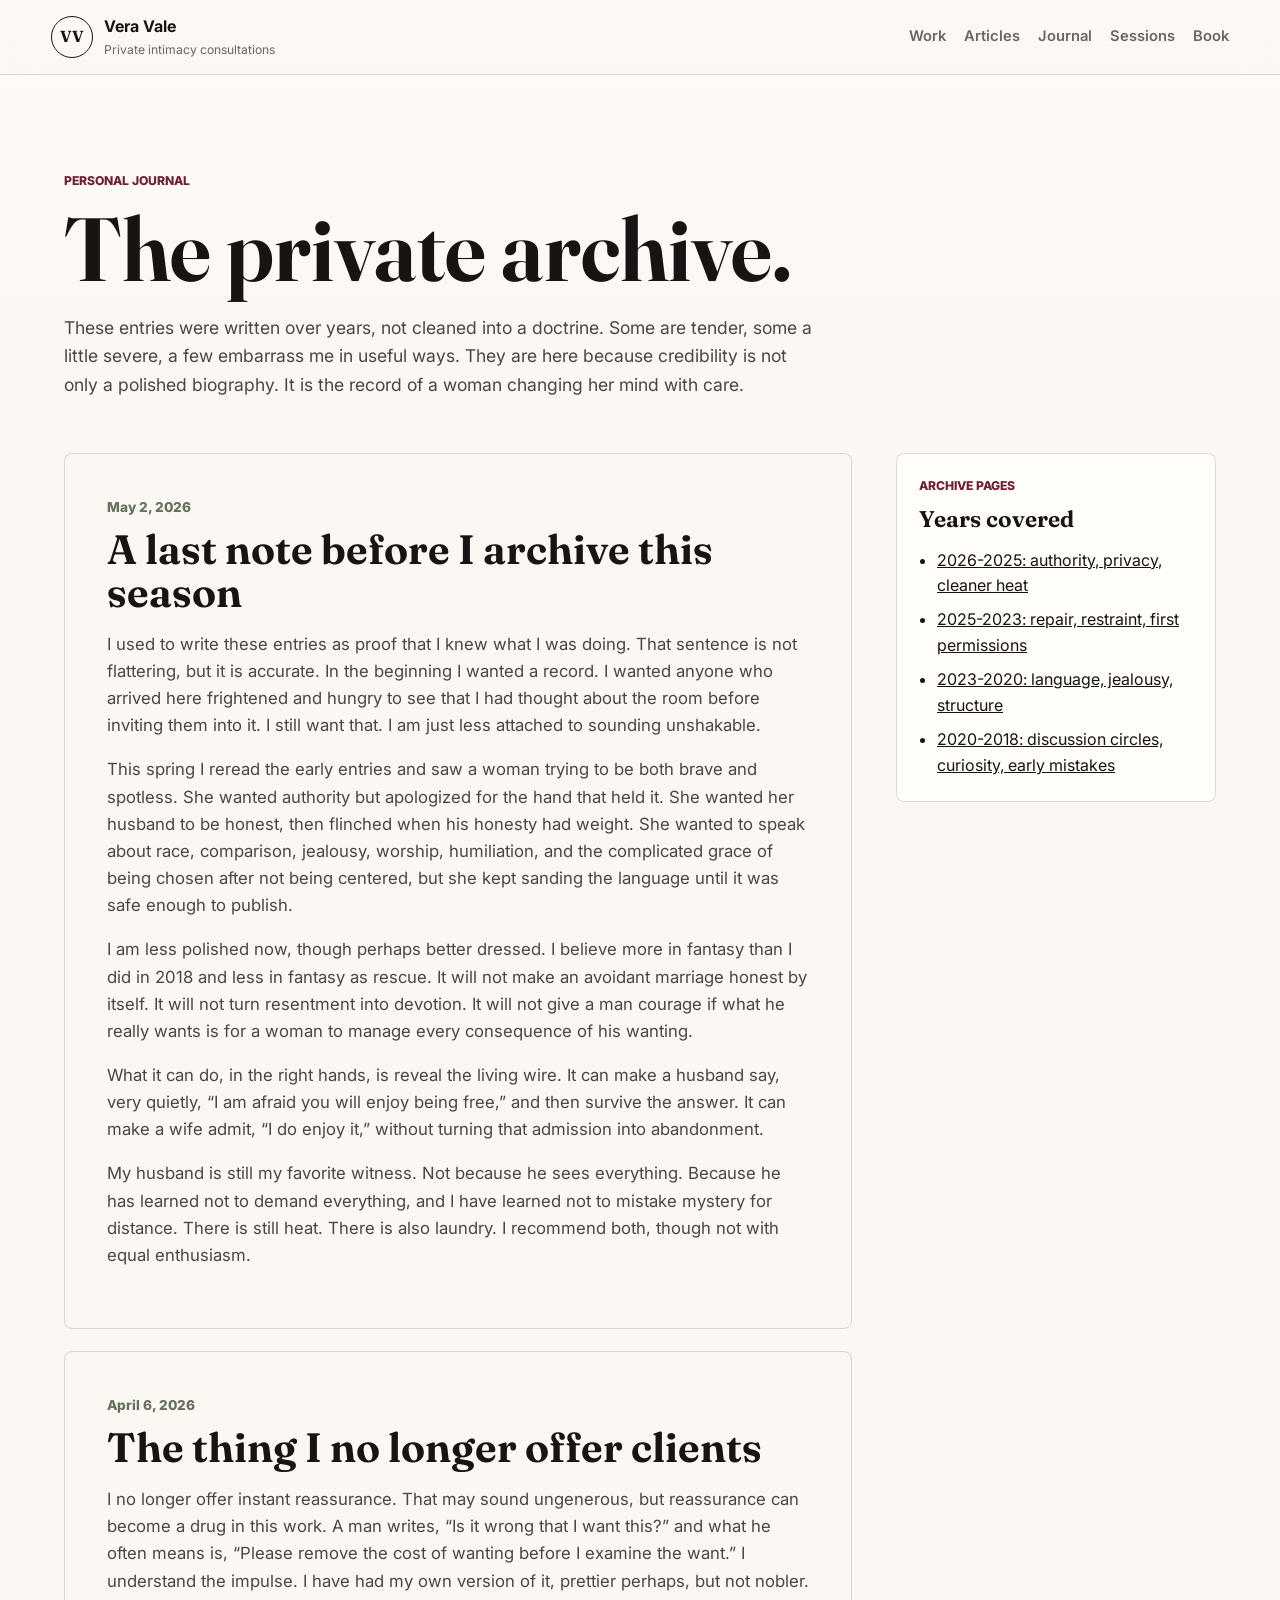
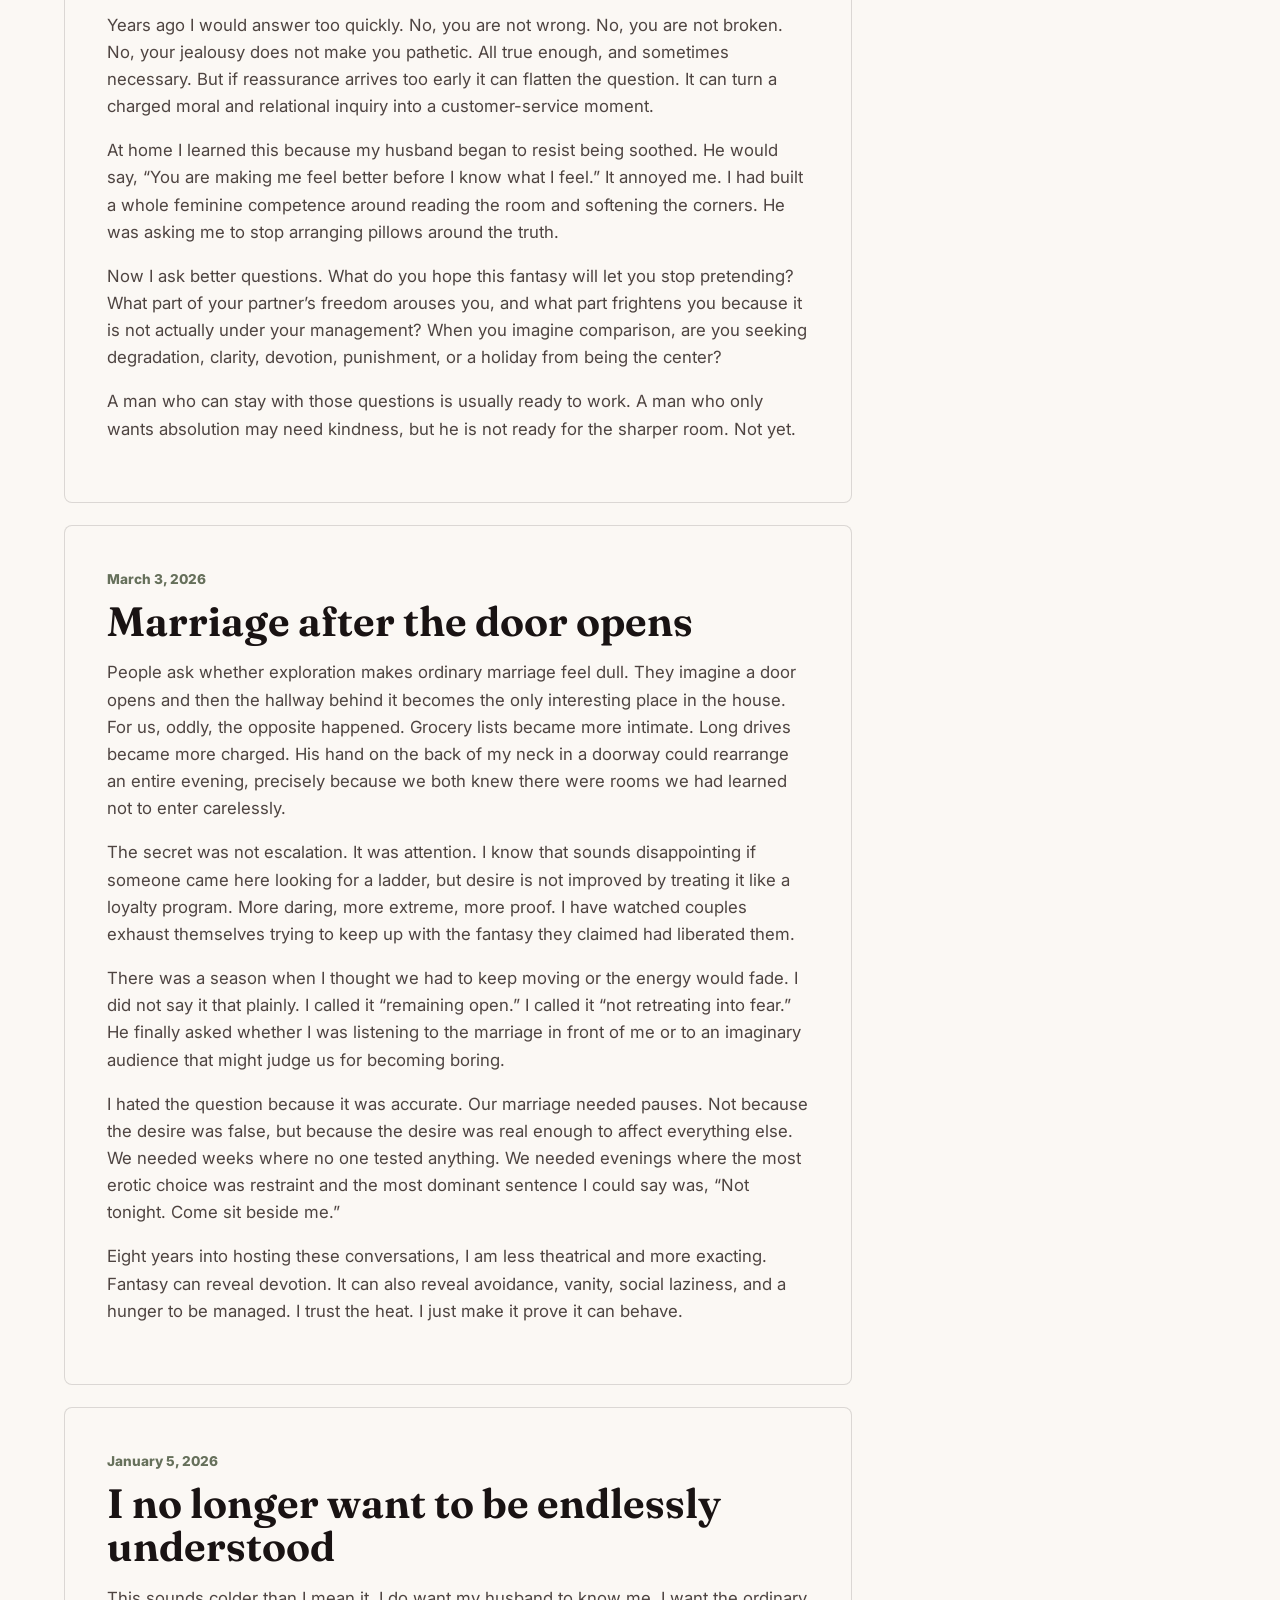
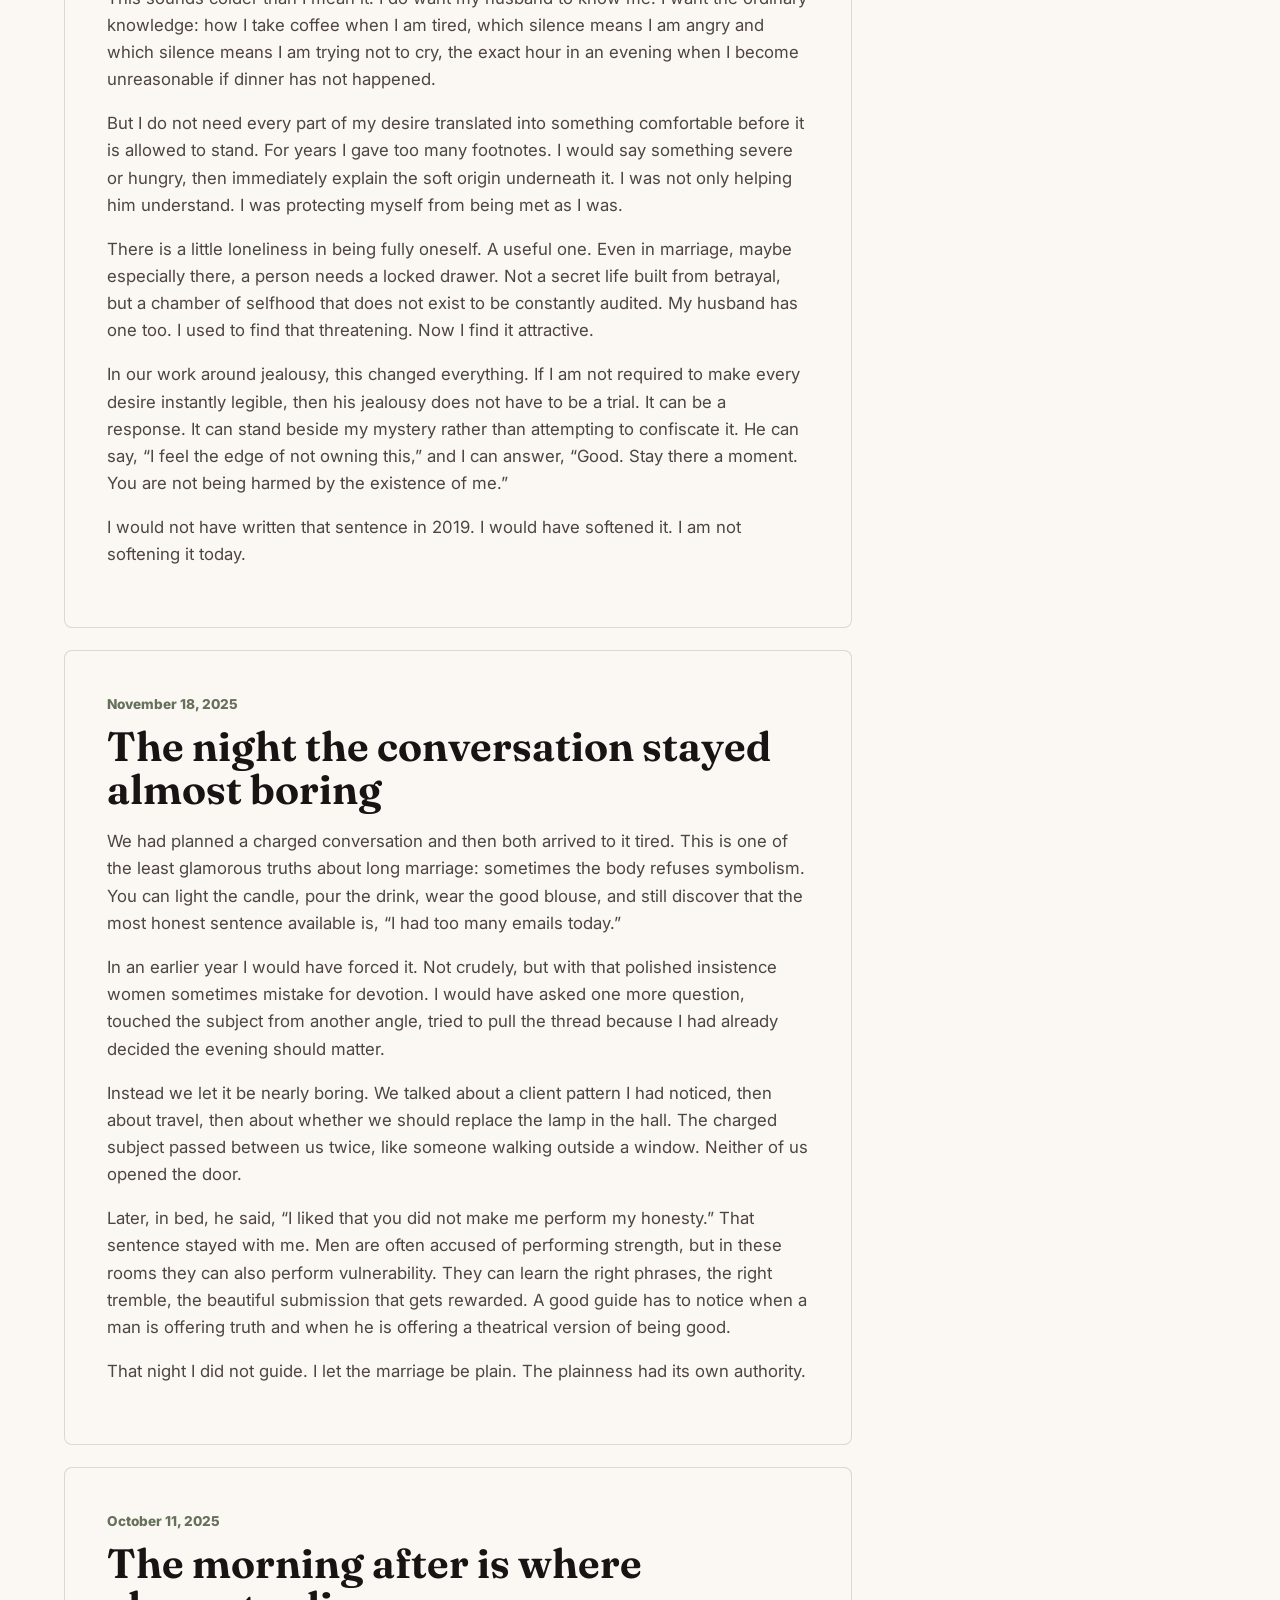
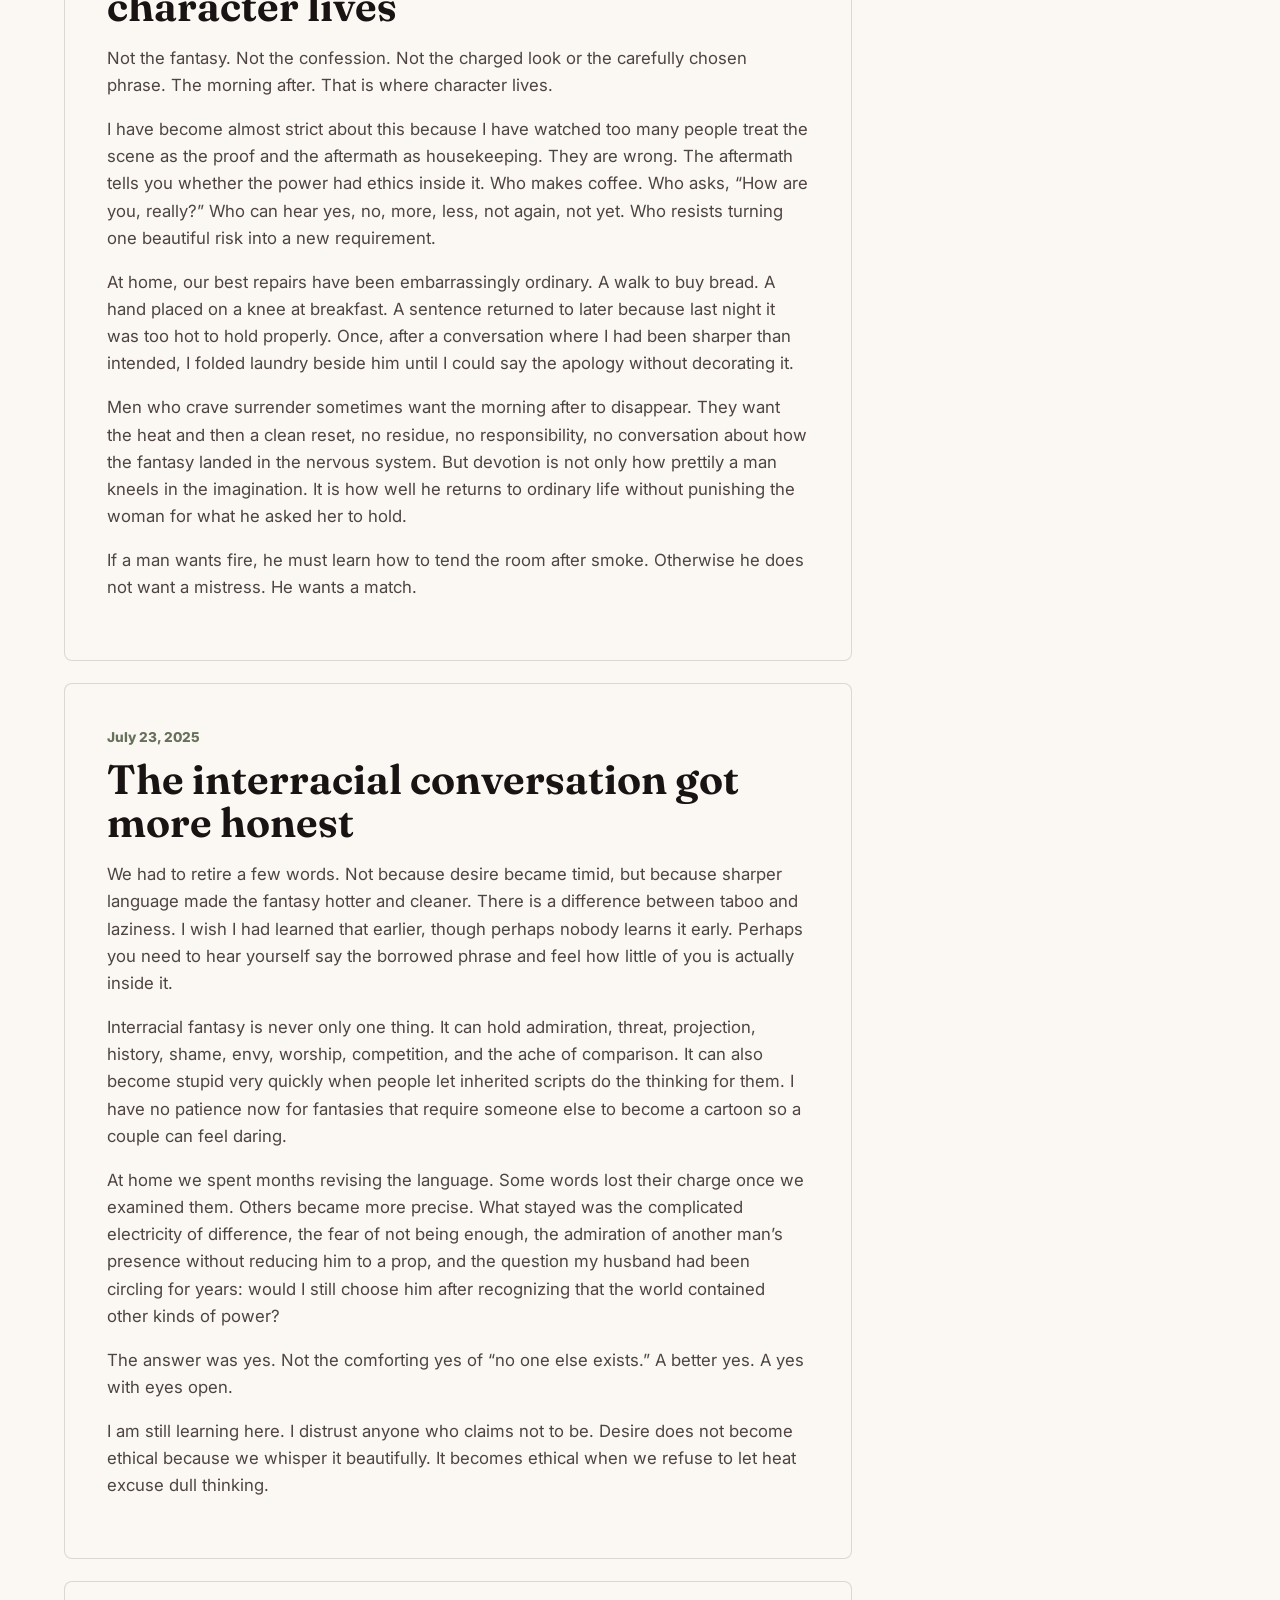
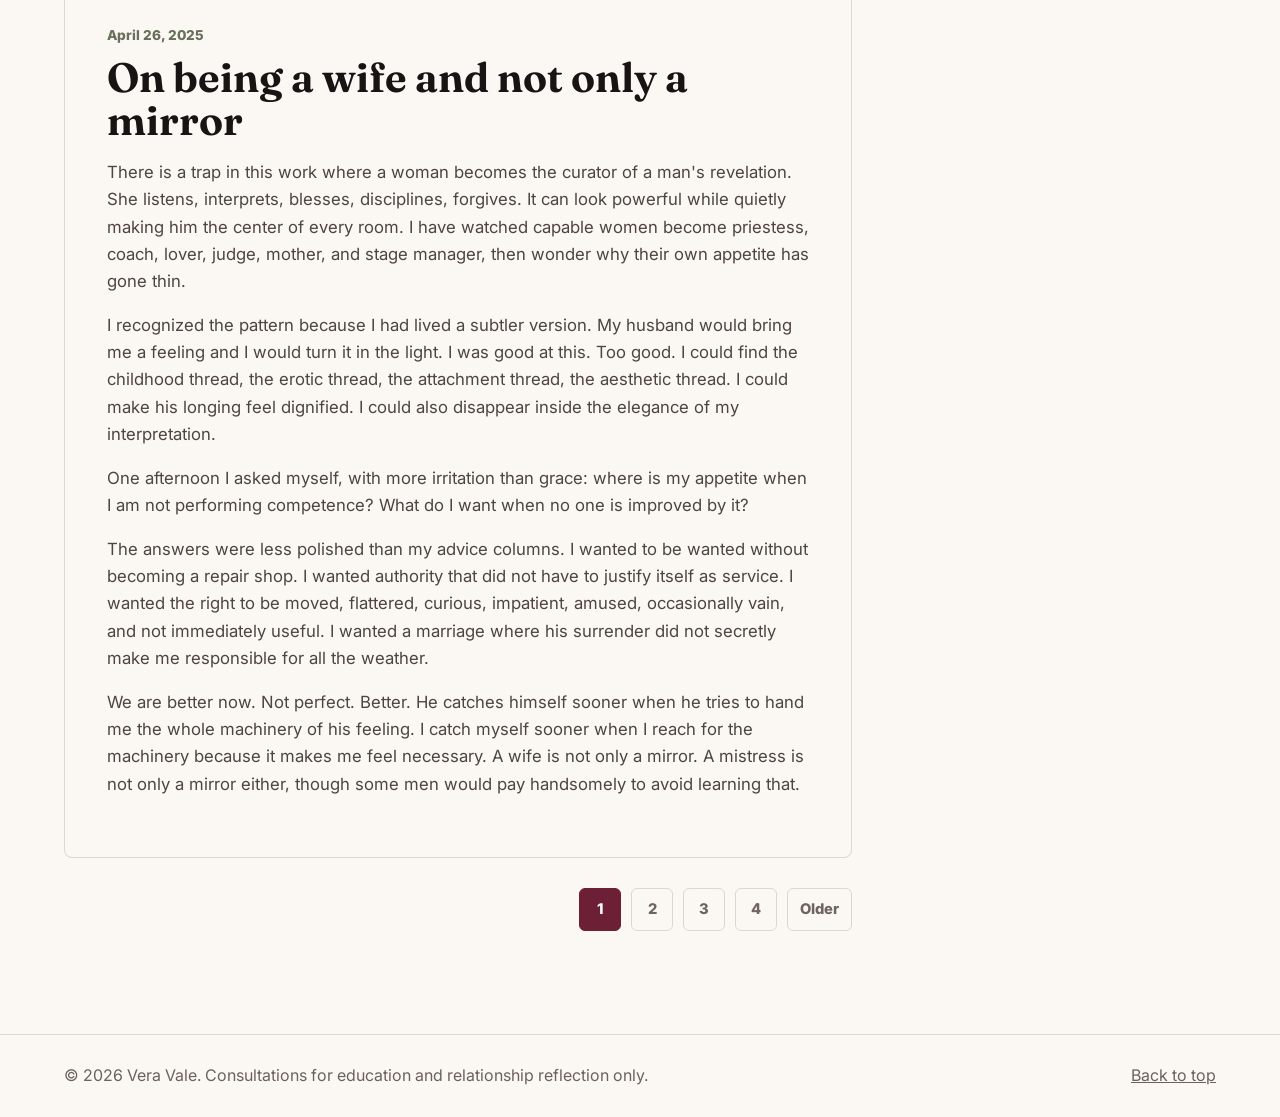
<file: journal/index.html>
<!doctype html>
<html lang="en">
<head>
  <meta charset="utf-8">
  <meta name="viewport" content="width=device-width, initial-scale=1">
  <title>Personal Journal | Vera Vale</title>
  <meta name="description" content="Personal journal entries from Vera Vale on marriage, jealousy, authority, hotwifing conversations, and kink-literate intimacy.">
  <link rel="preconnect" href="https://fonts.googleapis.com">
  <link rel="preconnect" href="https://fonts.gstatic.com" crossorigin>
  <link href="https://fonts.googleapis.com/css2?family=Fraunces:opsz,wght@9..144,500;9..144,650&family=Inter:wght@400;500;600;700&display=swap" rel="stylesheet">
  <link rel="stylesheet" href="../styles.css">
</head>
<body class="journal-page">
  <header class="site-header" id="top">
    <a class="brand" href="../index.html" aria-label="Vera Vale home">
      <span class="brand-mark">VV</span>
      <span>
        <strong>Vera Vale</strong>
        <small>Private intimacy consultations</small>
      </span>
    </a>
    <nav aria-label="Main navigation">
      <a href="../index.html#work">Work</a>
      <a href="../articles/">Articles</a>
      <a href="index.html">Journal</a>
      <a href="../index.html#sessions">Sessions</a>
      <a href="../index.html#contact">Book</a>
    </nav>
  </header>

  <main>
    <section class="journal-hero">
      <p class="eyebrow">Personal journal</p>
      <h1>The private archive.</h1>
      <p>These entries were written over years, not cleaned into a doctrine. Some are tender, some a little severe, a few embarrass me in useful ways. They are here because credibility is not only a polished biography. It is the record of a woman changing her mind with care.</p>
    </section>

    <section class="journal-layout">
      <div class="post-list">
        <article class="journal-post">
          <time datetime="2026-05-02">May 2, 2026</time>
          <h2>A last note before I archive this season</h2>
          <p>I used to write these entries as proof that I knew what I was doing. That sentence is not flattering, but it is accurate. In the beginning I wanted a record. I wanted anyone who arrived here frightened and hungry to see that I had thought about the room before inviting them into it. I still want that. I am just less attached to sounding unshakable.</p>
          <p>This spring I reread the early entries and saw a woman trying to be both brave and spotless. She wanted authority but apologized for the hand that held it. She wanted her husband to be honest, then flinched when his honesty had weight. She wanted to speak about race, comparison, jealousy, worship, humiliation, and the complicated grace of being chosen after not being centered, but she kept sanding the language until it was safe enough to publish.</p>
          <p>I am less polished now, though perhaps better dressed. I believe more in fantasy than I did in 2018 and less in fantasy as rescue. It will not make an avoidant marriage honest by itself. It will not turn resentment into devotion. It will not give a man courage if what he really wants is for a woman to manage every consequence of his wanting.</p>
          <p>What it can do, in the right hands, is reveal the living wire. It can make a husband say, very quietly, “I am afraid you will enjoy being free,” and then survive the answer. It can make a wife admit, “I do enjoy it,” without turning that admission into abandonment.</p>
          <p>My husband is still my favorite witness. Not because he sees everything. Because he has learned not to demand everything, and I have learned not to mistake mystery for distance. There is still heat. There is also laundry. I recommend both, though not with equal enthusiasm.</p>
        </article>

        <article class="journal-post">
          <time datetime="2026-04-06">April 6, 2026</time>
          <h2>The thing I no longer offer clients</h2>
          <p>I no longer offer instant reassurance. That may sound ungenerous, but reassurance can become a drug in this work. A man writes, “Is it wrong that I want this?” and what he often means is, “Please remove the cost of wanting before I examine the want.” I understand the impulse. I have had my own version of it, prettier perhaps, but not nobler.</p>
          <p>Years ago I would answer too quickly. No, you are not wrong. No, you are not broken. No, your jealousy does not make you pathetic. All true enough, and sometimes necessary. But if reassurance arrives too early it can flatten the question. It can turn a charged moral and relational inquiry into a customer-service moment.</p>
          <p>At home I learned this because my husband began to resist being soothed. He would say, “You are making me feel better before I know what I feel.” It annoyed me. I had built a whole feminine competence around reading the room and softening the corners. He was asking me to stop arranging pillows around the truth.</p>
          <p>Now I ask better questions. What do you hope this fantasy will let you stop pretending? What part of your partner’s freedom arouses you, and what part frightens you because it is not actually under your management? When you imagine comparison, are you seeking degradation, clarity, devotion, punishment, or a holiday from being the center?</p>
          <p>A man who can stay with those questions is usually ready to work. A man who only wants absolution may need kindness, but he is not ready for the sharper room. Not yet.</p>
        </article>

        <article class="journal-post">
          <time datetime="2026-03-03">March 3, 2026</time>
          <h2>Marriage after the door opens</h2>
          <p>People ask whether exploration makes ordinary marriage feel dull. They imagine a door opens and then the hallway behind it becomes the only interesting place in the house. For us, oddly, the opposite happened. Grocery lists became more intimate. Long drives became more charged. His hand on the back of my neck in a doorway could rearrange an entire evening, precisely because we both knew there were rooms we had learned not to enter carelessly.</p>
          <p>The secret was not escalation. It was attention. I know that sounds disappointing if someone came here looking for a ladder, but desire is not improved by treating it like a loyalty program. More daring, more extreme, more proof. I have watched couples exhaust themselves trying to keep up with the fantasy they claimed had liberated them.</p>
          <p>There was a season when I thought we had to keep moving or the energy would fade. I did not say it that plainly. I called it “remaining open.” I called it “not retreating into fear.” He finally asked whether I was listening to the marriage in front of me or to an imaginary audience that might judge us for becoming boring.</p>
          <p>I hated the question because it was accurate. Our marriage needed pauses. Not because the desire was false, but because the desire was real enough to affect everything else. We needed weeks where no one tested anything. We needed evenings where the most erotic choice was restraint and the most dominant sentence I could say was, “Not tonight. Come sit beside me.”</p>
          <p>Eight years into hosting these conversations, I am less theatrical and more exacting. Fantasy can reveal devotion. It can also reveal avoidance, vanity, social laziness, and a hunger to be managed. I trust the heat. I just make it prove it can behave.</p>
        </article>

        <article class="journal-post">
          <time datetime="2026-01-05">January 5, 2026</time>
          <h2>I no longer want to be endlessly understood</h2>
          <p>This sounds colder than I mean it. I do want my husband to know me. I want the ordinary knowledge: how I take coffee when I am tired, which silence means I am angry and which silence means I am trying not to cry, the exact hour in an evening when I become unreasonable if dinner has not happened.</p>
          <p>But I do not need every part of my desire translated into something comfortable before it is allowed to stand. For years I gave too many footnotes. I would say something severe or hungry, then immediately explain the soft origin underneath it. I was not only helping him understand. I was protecting myself from being met as I was.</p>
          <p>There is a little loneliness in being fully oneself. A useful one. Even in marriage, maybe especially there, a person needs a locked drawer. Not a secret life built from betrayal, but a chamber of selfhood that does not exist to be constantly audited. My husband has one too. I used to find that threatening. Now I find it attractive.</p>
          <p>In our work around jealousy, this changed everything. If I am not required to make every desire instantly legible, then his jealousy does not have to be a trial. It can be a response. It can stand beside my mystery rather than attempting to confiscate it. He can say, “I feel the edge of not owning this,” and I can answer, “Good. Stay there a moment. You are not being harmed by the existence of me.”</p>
          <p>I would not have written that sentence in 2019. I would have softened it. I am not softening it today.</p>
        </article>

        <article class="journal-post">
          <time datetime="2025-11-18">November 18, 2025</time>
          <h2>The night the conversation stayed almost boring</h2>
          <p>We had planned a charged conversation and then both arrived to it tired. This is one of the least glamorous truths about long marriage: sometimes the body refuses symbolism. You can light the candle, pour the drink, wear the good blouse, and still discover that the most honest sentence available is, “I had too many emails today.”</p>
          <p>In an earlier year I would have forced it. Not crudely, but with that polished insistence women sometimes mistake for devotion. I would have asked one more question, touched the subject from another angle, tried to pull the thread because I had already decided the evening should matter.</p>
          <p>Instead we let it be nearly boring. We talked about a client pattern I had noticed, then about travel, then about whether we should replace the lamp in the hall. The charged subject passed between us twice, like someone walking outside a window. Neither of us opened the door.</p>
          <p>Later, in bed, he said, “I liked that you did not make me perform my honesty.” That sentence stayed with me. Men are often accused of performing strength, but in these rooms they can also perform vulnerability. They can learn the right phrases, the right tremble, the beautiful submission that gets rewarded. A good guide has to notice when a man is offering truth and when he is offering a theatrical version of being good.</p>
          <p>That night I did not guide. I let the marriage be plain. The plainness had its own authority.</p>
        </article>

        <article class="journal-post">
          <time datetime="2025-10-11">October 11, 2025</time>
          <h2>The morning after is where character lives</h2>
          <p>Not the fantasy. Not the confession. Not the charged look or the carefully chosen phrase. The morning after. That is where character lives.</p>
          <p>I have become almost strict about this because I have watched too many people treat the scene as the proof and the aftermath as housekeeping. They are wrong. The aftermath tells you whether the power had ethics inside it. Who makes coffee. Who asks, “How are you, really?” Who can hear yes, no, more, less, not again, not yet. Who resists turning one beautiful risk into a new requirement.</p>
          <p>At home, our best repairs have been embarrassingly ordinary. A walk to buy bread. A hand placed on a knee at breakfast. A sentence returned to later because last night it was too hot to hold properly. Once, after a conversation where I had been sharper than intended, I folded laundry beside him until I could say the apology without decorating it.</p>
          <p>Men who crave surrender sometimes want the morning after to disappear. They want the heat and then a clean reset, no residue, no responsibility, no conversation about how the fantasy landed in the nervous system. But devotion is not only how prettily a man kneels in the imagination. It is how well he returns to ordinary life without punishing the woman for what he asked her to hold.</p>
          <p>If a man wants fire, he must learn how to tend the room after smoke. Otherwise he does not want a mistress. He wants a match.</p>
        </article>

        <article class="journal-post">
          <time datetime="2025-07-23">July 23, 2025</time>
          <h2>The interracial conversation got more honest</h2>
          <p>We had to retire a few words. Not because desire became timid, but because sharper language made the fantasy hotter and cleaner. There is a difference between taboo and laziness. I wish I had learned that earlier, though perhaps nobody learns it early. Perhaps you need to hear yourself say the borrowed phrase and feel how little of you is actually inside it.</p>
          <p>Interracial fantasy is never only one thing. It can hold admiration, threat, projection, history, shame, envy, worship, competition, and the ache of comparison. It can also become stupid very quickly when people let inherited scripts do the thinking for them. I have no patience now for fantasies that require someone else to become a cartoon so a couple can feel daring.</p>
          <p>At home we spent months revising the language. Some words lost their charge once we examined them. Others became more precise. What stayed was the complicated electricity of difference, the fear of not being enough, the admiration of another man’s presence without reducing him to a prop, and the question my husband had been circling for years: would I still choose him after recognizing that the world contained other kinds of power?</p>
          <p>The answer was yes. Not the comforting yes of “no one else exists.” A better yes. A yes with eyes open.</p>
          <p>I am still learning here. I distrust anyone who claims not to be. Desire does not become ethical because we whisper it beautifully. It becomes ethical when we refuse to let heat excuse dull thinking.</p>
        </article>

        <article class="journal-post">
          <time datetime="2025-04-26">April 26, 2025</time>
          <h2>On being a wife and not only a mirror</h2>
          <p>There is a trap in this work where a woman becomes the curator of a man's revelation. She listens, interprets, blesses, disciplines, forgives. It can look powerful while quietly making him the center of every room. I have watched capable women become priestess, coach, lover, judge, mother, and stage manager, then wonder why their own appetite has gone thin.</p>
          <p>I recognized the pattern because I had lived a subtler version. My husband would bring me a feeling and I would turn it in the light. I was good at this. Too good. I could find the childhood thread, the erotic thread, the attachment thread, the aesthetic thread. I could make his longing feel dignified. I could also disappear inside the elegance of my interpretation.</p>
          <p>One afternoon I asked myself, with more irritation than grace: where is my appetite when I am not performing competence? What do I want when no one is improved by it?</p>
          <p>The answers were less polished than my advice columns. I wanted to be wanted without becoming a repair shop. I wanted authority that did not have to justify itself as service. I wanted the right to be moved, flattered, curious, impatient, amused, occasionally vain, and not immediately useful. I wanted a marriage where his surrender did not secretly make me responsible for all the weather.</p>
          <p>We are better now. Not perfect. Better. He catches himself sooner when he tries to hand me the whole machinery of his feeling. I catch myself sooner when I reach for the machinery because it makes me feel necessary. A wife is not only a mirror. A mistress is not only a mirror either, though some men would pay handsomely to avoid learning that.</p>
        </article>

        <nav class="pager" aria-label="Journal pagination">
          <span>1</span>
          <a href="page-2.html">2</a>
          <a href="page-3.html">3</a>
          <a href="page-4.html">4</a>
          <a href="page-2.html">Older</a>
        </nav>
      </div>

      <aside class="archive-aside">
        <p class="eyebrow">Archive pages</p>
        <h3>Years covered</h3>
        <ul>
          <li><a href="index.html">2026-2025: authority, privacy, cleaner heat</a></li>
          <li><a href="page-2.html">2025-2023: repair, restraint, first permissions</a></li>
          <li><a href="page-3.html">2023-2020: language, jealousy, structure</a></li>
          <li><a href="page-4.html">2020-2018: discussion circles, curiosity, early mistakes</a></li>
        </ul>
      </aside>
    </section>
  </main>

  <footer>
    <p>© <span id="year"></span> Vera Vale. Consultations for education and relationship reflection only.</p>
    <a href="#top">Back to top</a>
  </footer>

  <script src="../script.js"></script>
</body>
</html>
</file>
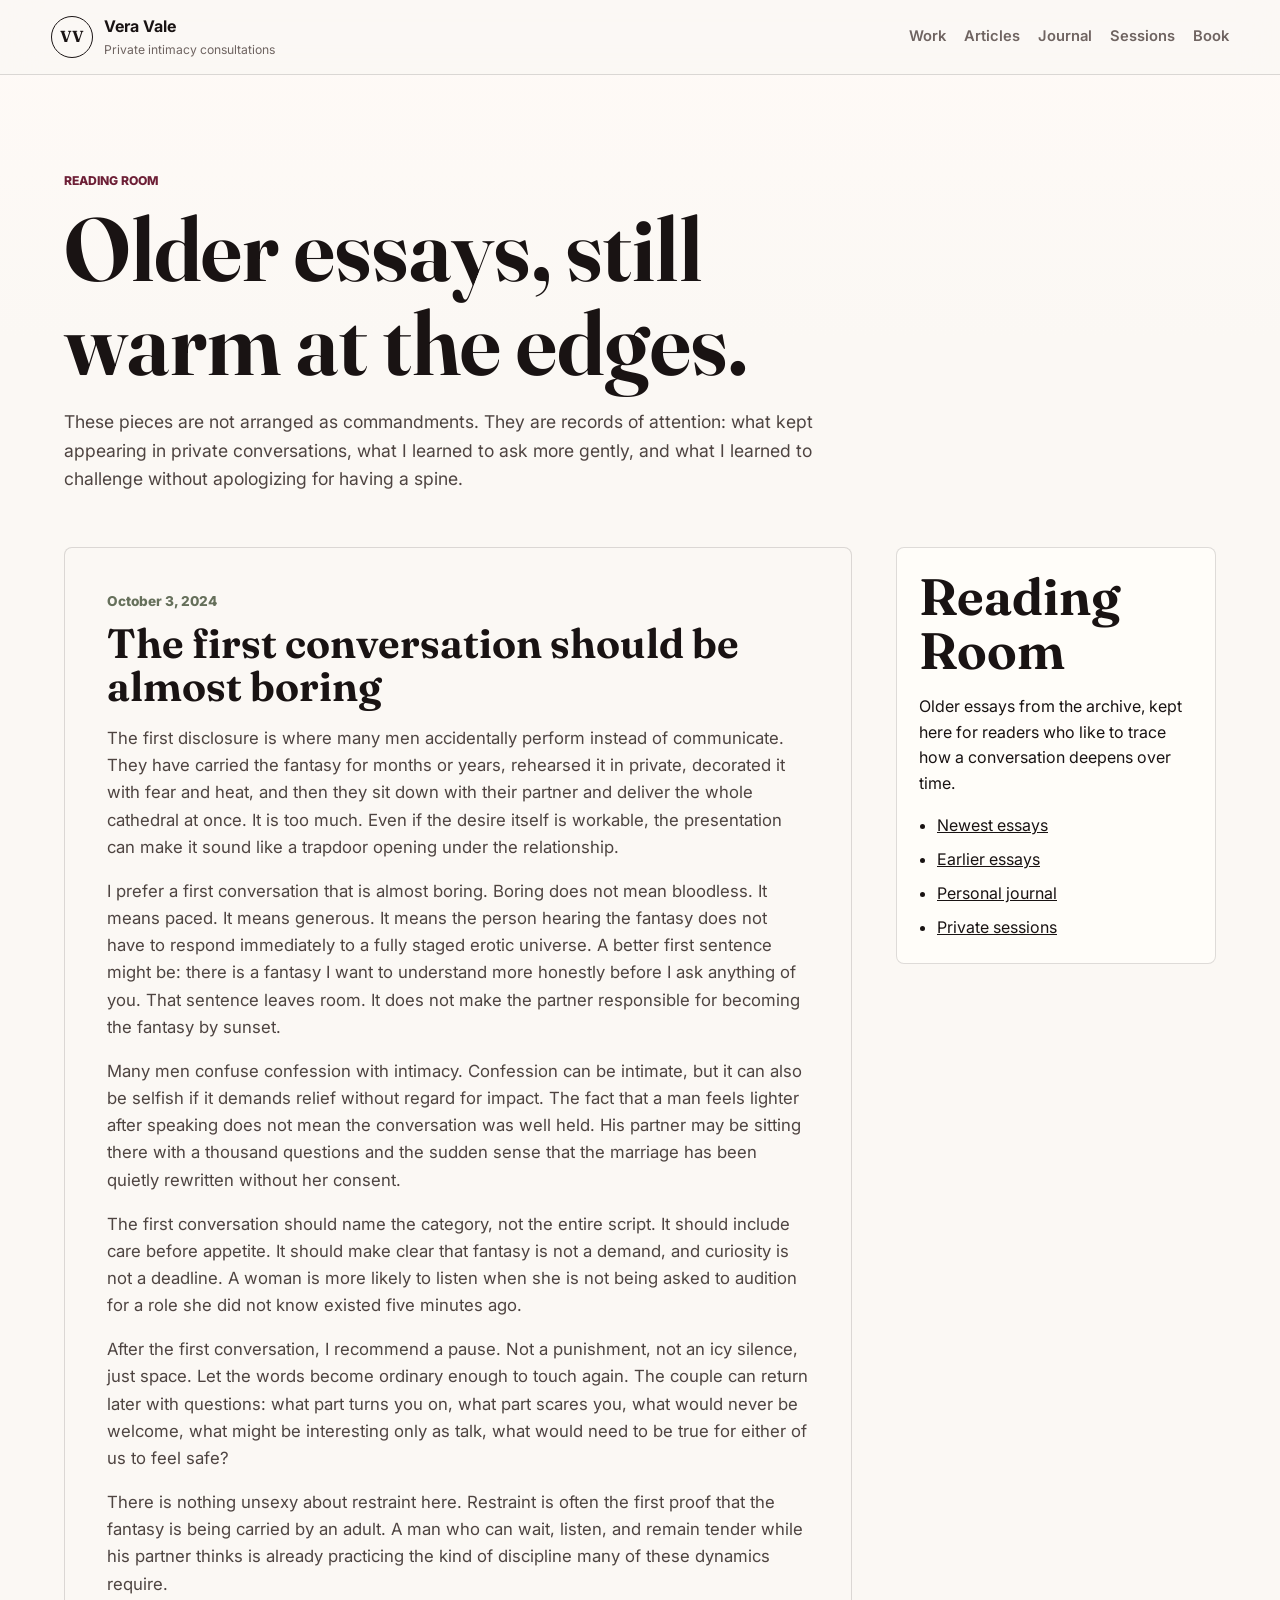
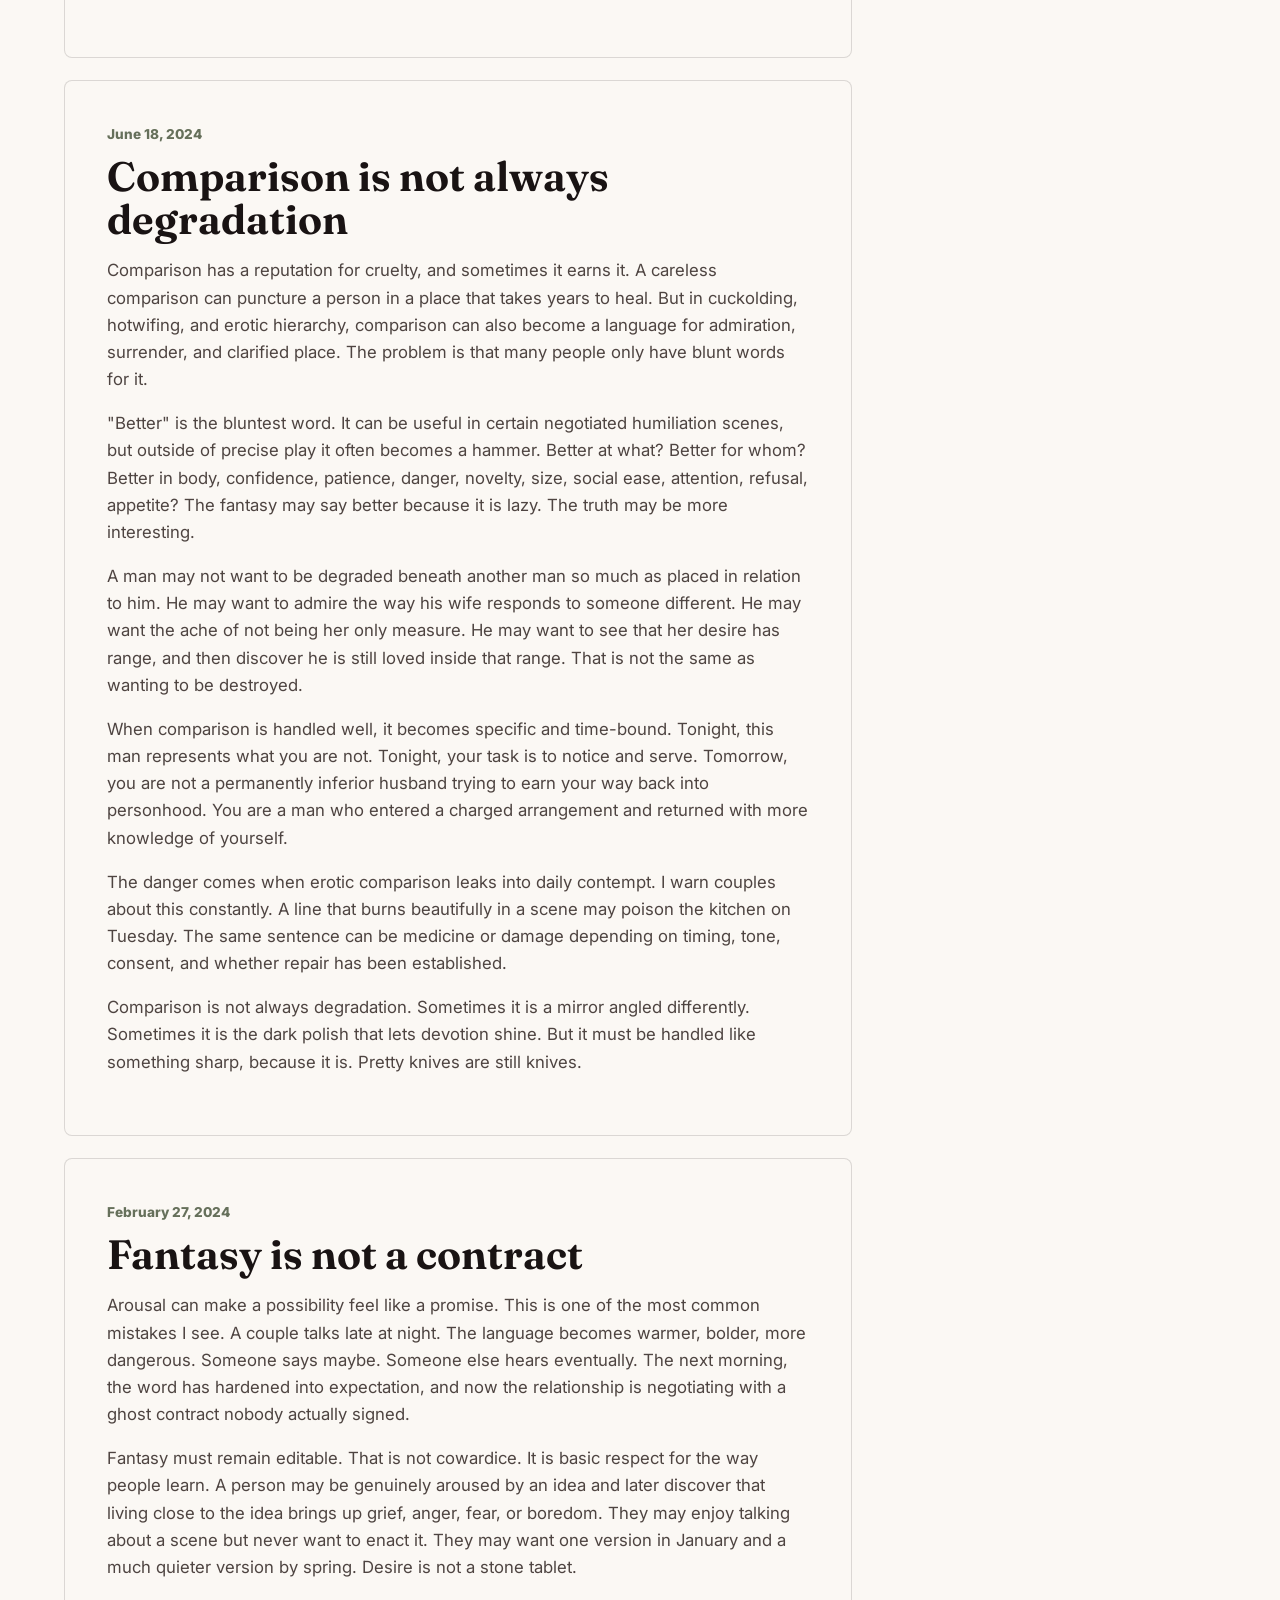
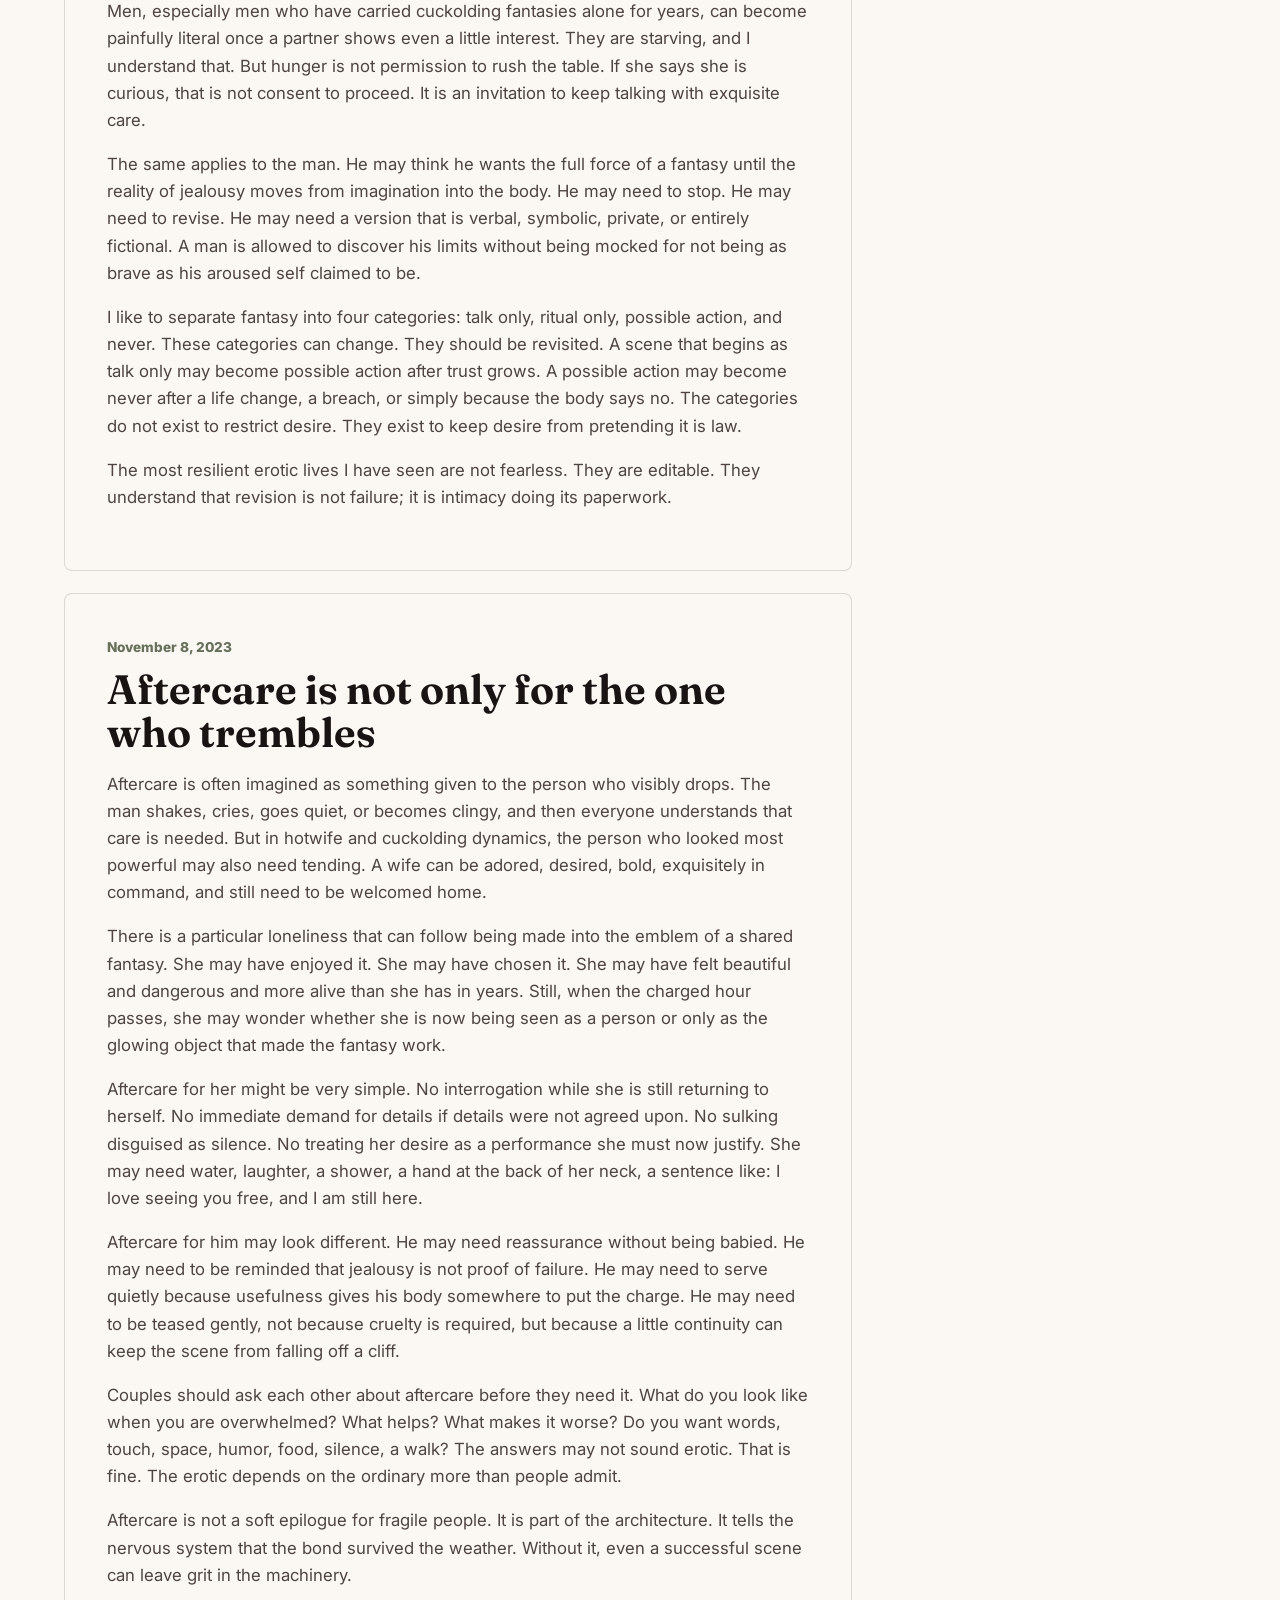
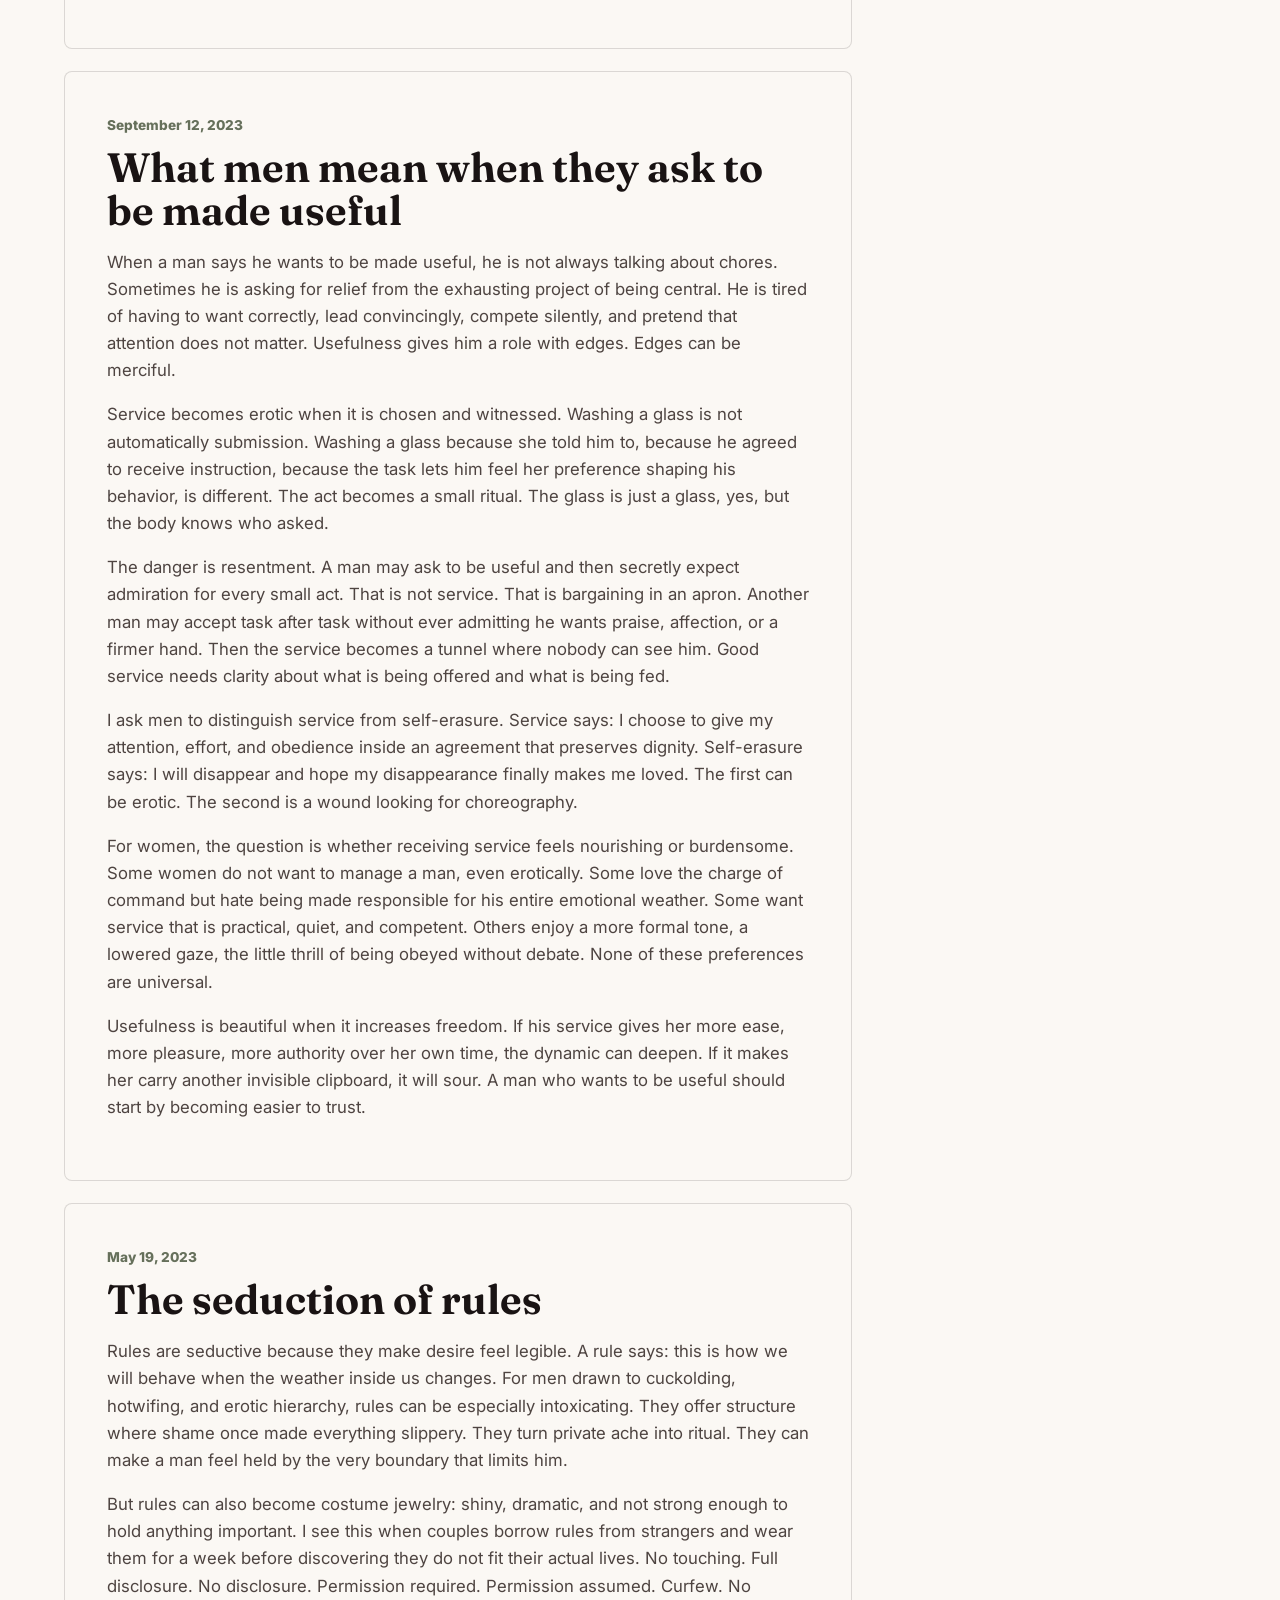
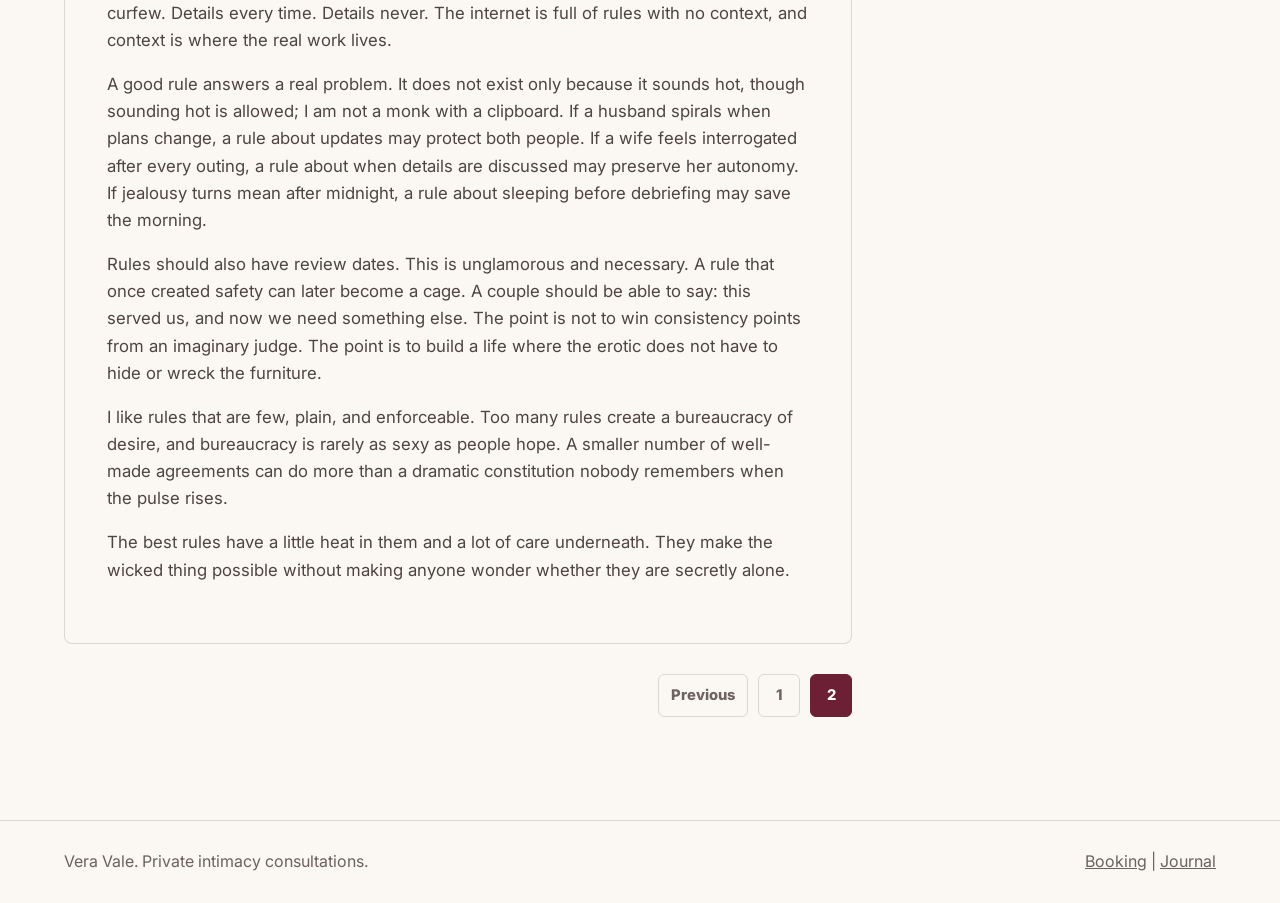
<file: articles/page-2.html>
<!doctype html>
<html lang="en">
<head>
  <meta charset="utf-8">
  <meta name="viewport" content="width=device-width, initial-scale=1">
  <title>Reading Room, Page 2 | Vera Vale</title>
  <meta name="description" content="Earlier essays from Vera Vale on disclosure, comparison, fantasy, service, aftercare, and kink-literate relationship conversations.">
  <link rel="preconnect" href="https://fonts.googleapis.com">
  <link rel="preconnect" href="https://fonts.gstatic.com" crossorigin>
  <link href="https://fonts.googleapis.com/css2?family=Fraunces:opsz,wght@9..144,500;9..144,650&family=Inter:wght@400;500;600;700&display=swap" rel="stylesheet">
  <link rel="stylesheet" href="../styles.css">
</head>
<body class="journal-page article-page">
  <header class="site-header" id="top">
    <a class="brand" href="../index.html" aria-label="Vera Vale home">
      <span class="brand-mark">VV</span>
      <span>
        <strong>Vera Vale</strong>
        <small>Private intimacy consultations</small>
      </span>
    </a>
    <nav aria-label="Main navigation">
      <a href="../index.html#work">Work</a>
      <a href="index.html">Articles</a>
      <a href="../journal/">Journal</a>
      <a href="../index.html#sessions">Sessions</a>
      <a href="../index.html#contact">Book</a>
    </nav>
  </header>

  <main>
    <section class="journal-hero">
      <p class="eyebrow">Reading room</p>
      <h1>Older essays, still warm at the edges.</h1>
      <p>These pieces are not arranged as commandments. They are records of attention: what kept appearing in private conversations, what I learned to ask more gently, and what I learned to challenge without apologizing for having a spine.</p>
    </section>

    <section class="journal-layout">
      <div class="post-list">
        <article class="journal-post article-post">
          <time datetime="2024-10-03">October 3, 2024</time>
          <h2>The first conversation should be almost boring</h2>
          <p>The first disclosure is where many men accidentally perform instead of communicate. They have carried the fantasy for months or years, rehearsed it in private, decorated it with fear and heat, and then they sit down with their partner and deliver the whole cathedral at once. It is too much. Even if the desire itself is workable, the presentation can make it sound like a trapdoor opening under the relationship.</p>
          <p>I prefer a first conversation that is almost boring. Boring does not mean bloodless. It means paced. It means generous. It means the person hearing the fantasy does not have to respond immediately to a fully staged erotic universe. A better first sentence might be: there is a fantasy I want to understand more honestly before I ask anything of you. That sentence leaves room. It does not make the partner responsible for becoming the fantasy by sunset.</p>
          <p>Many men confuse confession with intimacy. Confession can be intimate, but it can also be selfish if it demands relief without regard for impact. The fact that a man feels lighter after speaking does not mean the conversation was well held. His partner may be sitting there with a thousand questions and the sudden sense that the marriage has been quietly rewritten without her consent.</p>
          <p>The first conversation should name the category, not the entire script. It should include care before appetite. It should make clear that fantasy is not a demand, and curiosity is not a deadline. A woman is more likely to listen when she is not being asked to audition for a role she did not know existed five minutes ago.</p>
          <p>After the first conversation, I recommend a pause. Not a punishment, not an icy silence, just space. Let the words become ordinary enough to touch again. The couple can return later with questions: what part turns you on, what part scares you, what would never be welcome, what might be interesting only as talk, what would need to be true for either of us to feel safe?</p>
          <p>There is nothing unsexy about restraint here. Restraint is often the first proof that the fantasy is being carried by an adult. A man who can wait, listen, and remain tender while his partner thinks is already practicing the kind of discipline many of these dynamics require.</p>
        </article>

        <article class="journal-post article-post">
          <time datetime="2024-06-18">June 18, 2024</time>
          <h2>Comparison is not always degradation</h2>
          <p>Comparison has a reputation for cruelty, and sometimes it earns it. A careless comparison can puncture a person in a place that takes years to heal. But in cuckolding, hotwifing, and erotic hierarchy, comparison can also become a language for admiration, surrender, and clarified place. The problem is that many people only have blunt words for it.</p>
          <p>"Better" is the bluntest word. It can be useful in certain negotiated humiliation scenes, but outside of precise play it often becomes a hammer. Better at what? Better for whom? Better in body, confidence, patience, danger, novelty, size, social ease, attention, refusal, appetite? The fantasy may say better because it is lazy. The truth may be more interesting.</p>
          <p>A man may not want to be degraded beneath another man so much as placed in relation to him. He may want to admire the way his wife responds to someone different. He may want the ache of not being her only measure. He may want to see that her desire has range, and then discover he is still loved inside that range. That is not the same as wanting to be destroyed.</p>
          <p>When comparison is handled well, it becomes specific and time-bound. Tonight, this man represents what you are not. Tonight, your task is to notice and serve. Tomorrow, you are not a permanently inferior husband trying to earn your way back into personhood. You are a man who entered a charged arrangement and returned with more knowledge of yourself.</p>
          <p>The danger comes when erotic comparison leaks into daily contempt. I warn couples about this constantly. A line that burns beautifully in a scene may poison the kitchen on Tuesday. The same sentence can be medicine or damage depending on timing, tone, consent, and whether repair has been established.</p>
          <p>Comparison is not always degradation. Sometimes it is a mirror angled differently. Sometimes it is the dark polish that lets devotion shine. But it must be handled like something sharp, because it is. Pretty knives are still knives.</p>
        </article>

        <article class="journal-post article-post">
          <time datetime="2024-02-27">February 27, 2024</time>
          <h2>Fantasy is not a contract</h2>
          <p>Arousal can make a possibility feel like a promise. This is one of the most common mistakes I see. A couple talks late at night. The language becomes warmer, bolder, more dangerous. Someone says maybe. Someone else hears eventually. The next morning, the word has hardened into expectation, and now the relationship is negotiating with a ghost contract nobody actually signed.</p>
          <p>Fantasy must remain editable. That is not cowardice. It is basic respect for the way people learn. A person may be genuinely aroused by an idea and later discover that living close to the idea brings up grief, anger, fear, or boredom. They may enjoy talking about a scene but never want to enact it. They may want one version in January and a much quieter version by spring. Desire is not a stone tablet.</p>
          <p>Men, especially men who have carried cuckolding fantasies alone for years, can become painfully literal once a partner shows even a little interest. They are starving, and I understand that. But hunger is not permission to rush the table. If she says she is curious, that is not consent to proceed. It is an invitation to keep talking with exquisite care.</p>
          <p>The same applies to the man. He may think he wants the full force of a fantasy until the reality of jealousy moves from imagination into the body. He may need to stop. He may need to revise. He may need a version that is verbal, symbolic, private, or entirely fictional. A man is allowed to discover his limits without being mocked for not being as brave as his aroused self claimed to be.</p>
          <p>I like to separate fantasy into four categories: talk only, ritual only, possible action, and never. These categories can change. They should be revisited. A scene that begins as talk only may become possible action after trust grows. A possible action may become never after a life change, a breach, or simply because the body says no. The categories do not exist to restrict desire. They exist to keep desire from pretending it is law.</p>
          <p>The most resilient erotic lives I have seen are not fearless. They are editable. They understand that revision is not failure; it is intimacy doing its paperwork.</p>
        </article>

        <article class="journal-post article-post">
          <time datetime="2023-11-08">November 8, 2023</time>
          <h2>Aftercare is not only for the one who trembles</h2>
          <p>Aftercare is often imagined as something given to the person who visibly drops. The man shakes, cries, goes quiet, or becomes clingy, and then everyone understands that care is needed. But in hotwife and cuckolding dynamics, the person who looked most powerful may also need tending. A wife can be adored, desired, bold, exquisitely in command, and still need to be welcomed home.</p>
          <p>There is a particular loneliness that can follow being made into the emblem of a shared fantasy. She may have enjoyed it. She may have chosen it. She may have felt beautiful and dangerous and more alive than she has in years. Still, when the charged hour passes, she may wonder whether she is now being seen as a person or only as the glowing object that made the fantasy work.</p>
          <p>Aftercare for her might be very simple. No interrogation while she is still returning to herself. No immediate demand for details if details were not agreed upon. No sulking disguised as silence. No treating her desire as a performance she must now justify. She may need water, laughter, a shower, a hand at the back of her neck, a sentence like: I love seeing you free, and I am still here.</p>
          <p>Aftercare for him may look different. He may need reassurance without being babied. He may need to be reminded that jealousy is not proof of failure. He may need to serve quietly because usefulness gives his body somewhere to put the charge. He may need to be teased gently, not because cruelty is required, but because a little continuity can keep the scene from falling off a cliff.</p>
          <p>Couples should ask each other about aftercare before they need it. What do you look like when you are overwhelmed? What helps? What makes it worse? Do you want words, touch, space, humor, food, silence, a walk? The answers may not sound erotic. That is fine. The erotic depends on the ordinary more than people admit.</p>
          <p>Aftercare is not a soft epilogue for fragile people. It is part of the architecture. It tells the nervous system that the bond survived the weather. Without it, even a successful scene can leave grit in the machinery.</p>
        </article>

        <article class="journal-post article-post">
          <time datetime="2023-09-12">September 12, 2023</time>
          <h2>What men mean when they ask to be made useful</h2>
          <p>When a man says he wants to be made useful, he is not always talking about chores. Sometimes he is asking for relief from the exhausting project of being central. He is tired of having to want correctly, lead convincingly, compete silently, and pretend that attention does not matter. Usefulness gives him a role with edges. Edges can be merciful.</p>
          <p>Service becomes erotic when it is chosen and witnessed. Washing a glass is not automatically submission. Washing a glass because she told him to, because he agreed to receive instruction, because the task lets him feel her preference shaping his behavior, is different. The act becomes a small ritual. The glass is just a glass, yes, but the body knows who asked.</p>
          <p>The danger is resentment. A man may ask to be useful and then secretly expect admiration for every small act. That is not service. That is bargaining in an apron. Another man may accept task after task without ever admitting he wants praise, affection, or a firmer hand. Then the service becomes a tunnel where nobody can see him. Good service needs clarity about what is being offered and what is being fed.</p>
          <p>I ask men to distinguish service from self-erasure. Service says: I choose to give my attention, effort, and obedience inside an agreement that preserves dignity. Self-erasure says: I will disappear and hope my disappearance finally makes me loved. The first can be erotic. The second is a wound looking for choreography.</p>
          <p>For women, the question is whether receiving service feels nourishing or burdensome. Some women do not want to manage a man, even erotically. Some love the charge of command but hate being made responsible for his entire emotional weather. Some want service that is practical, quiet, and competent. Others enjoy a more formal tone, a lowered gaze, the little thrill of being obeyed without debate. None of these preferences are universal.</p>
          <p>Usefulness is beautiful when it increases freedom. If his service gives her more ease, more pleasure, more authority over her own time, the dynamic can deepen. If it makes her carry another invisible clipboard, it will sour. A man who wants to be useful should start by becoming easier to trust.</p>
        </article>

        <article class="journal-post article-post">
          <time datetime="2023-05-19">May 19, 2023</time>
          <h2>The seduction of rules</h2>
          <p>Rules are seductive because they make desire feel legible. A rule says: this is how we will behave when the weather inside us changes. For men drawn to cuckolding, hotwifing, and erotic hierarchy, rules can be especially intoxicating. They offer structure where shame once made everything slippery. They turn private ache into ritual. They can make a man feel held by the very boundary that limits him.</p>
          <p>But rules can also become costume jewelry: shiny, dramatic, and not strong enough to hold anything important. I see this when couples borrow rules from strangers and wear them for a week before discovering they do not fit their actual lives. No touching. Full disclosure. No disclosure. Permission required. Permission assumed. Curfew. No curfew. Details every time. Details never. The internet is full of rules with no context, and context is where the real work lives.</p>
          <p>A good rule answers a real problem. It does not exist only because it sounds hot, though sounding hot is allowed; I am not a monk with a clipboard. If a husband spirals when plans change, a rule about updates may protect both people. If a wife feels interrogated after every outing, a rule about when details are discussed may preserve her autonomy. If jealousy turns mean after midnight, a rule about sleeping before debriefing may save the morning.</p>
          <p>Rules should also have review dates. This is unglamorous and necessary. A rule that once created safety can later become a cage. A couple should be able to say: this served us, and now we need something else. The point is not to win consistency points from an imaginary judge. The point is to build a life where the erotic does not have to hide or wreck the furniture.</p>
          <p>I like rules that are few, plain, and enforceable. Too many rules create a bureaucracy of desire, and bureaucracy is rarely as sexy as people hope. A smaller number of well-made agreements can do more than a dramatic constitution nobody remembers when the pulse rises.</p>
          <p>The best rules have a little heat in them and a lot of care underneath. They make the wicked thing possible without making anyone wonder whether they are secretly alone.</p>
        </article>

        <nav class="pager" aria-label="Article pages">
          <a href="index.html">Previous</a>
          <a href="index.html">1</a>
          <span aria-current="page">2</span>
        </nav>
      </div>

      <aside class="archive-aside">
        <h2>Reading Room</h2>
        <p>Older essays from the archive, kept here for readers who like to trace how a conversation deepens over time.</p>
        <ul>
          <li><a href="index.html">Newest essays</a></li>
          <li><a href="page-2.html">Earlier essays</a></li>
          <li><a href="../journal/">Personal journal</a></li>
          <li><a href="../index.html#sessions">Private sessions</a></li>
        </ul>
      </aside>
    </section>
  </main>

  <footer>
    <p>Vera Vale. Private intimacy consultations.</p>
    <p><a href="../index.html#contact">Booking</a> | <a href="../journal/">Journal</a></p>
  </footer>

  <script src="../script.js"></script>
</body>
</html>
</file>
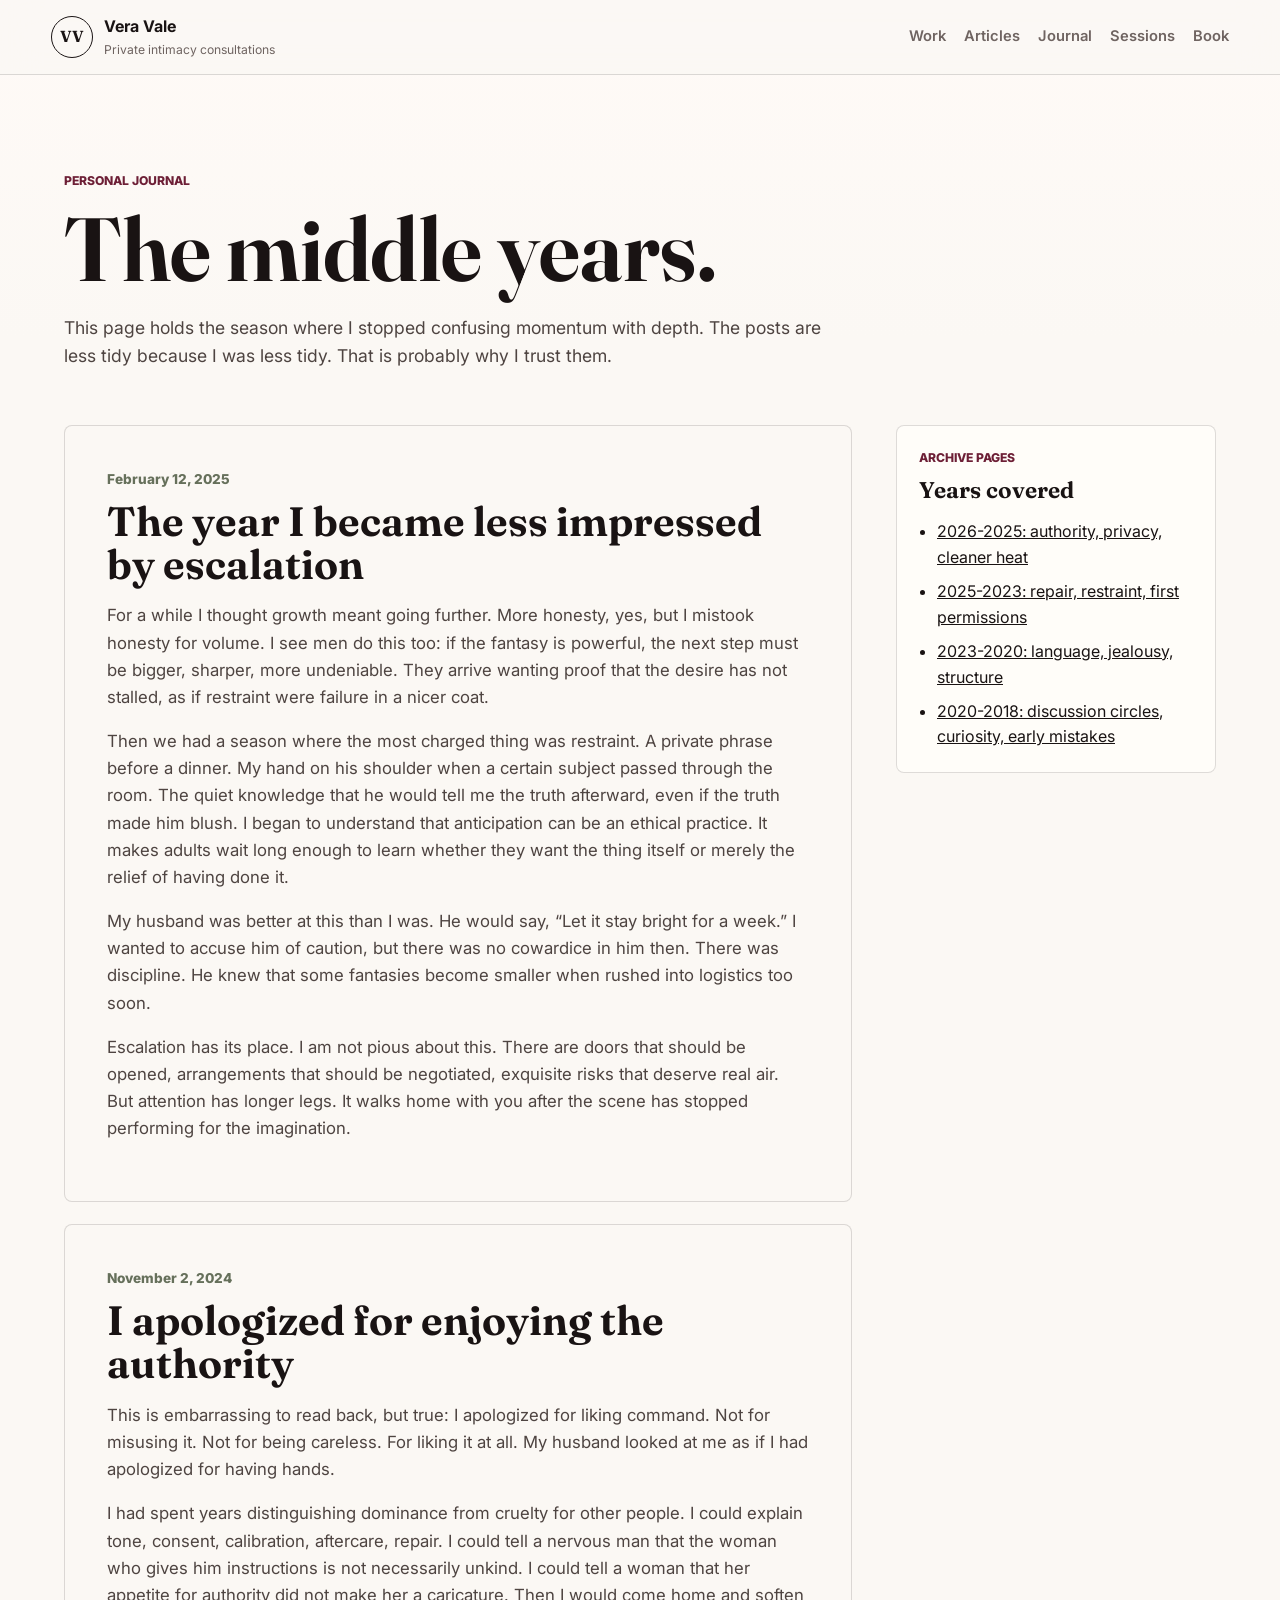
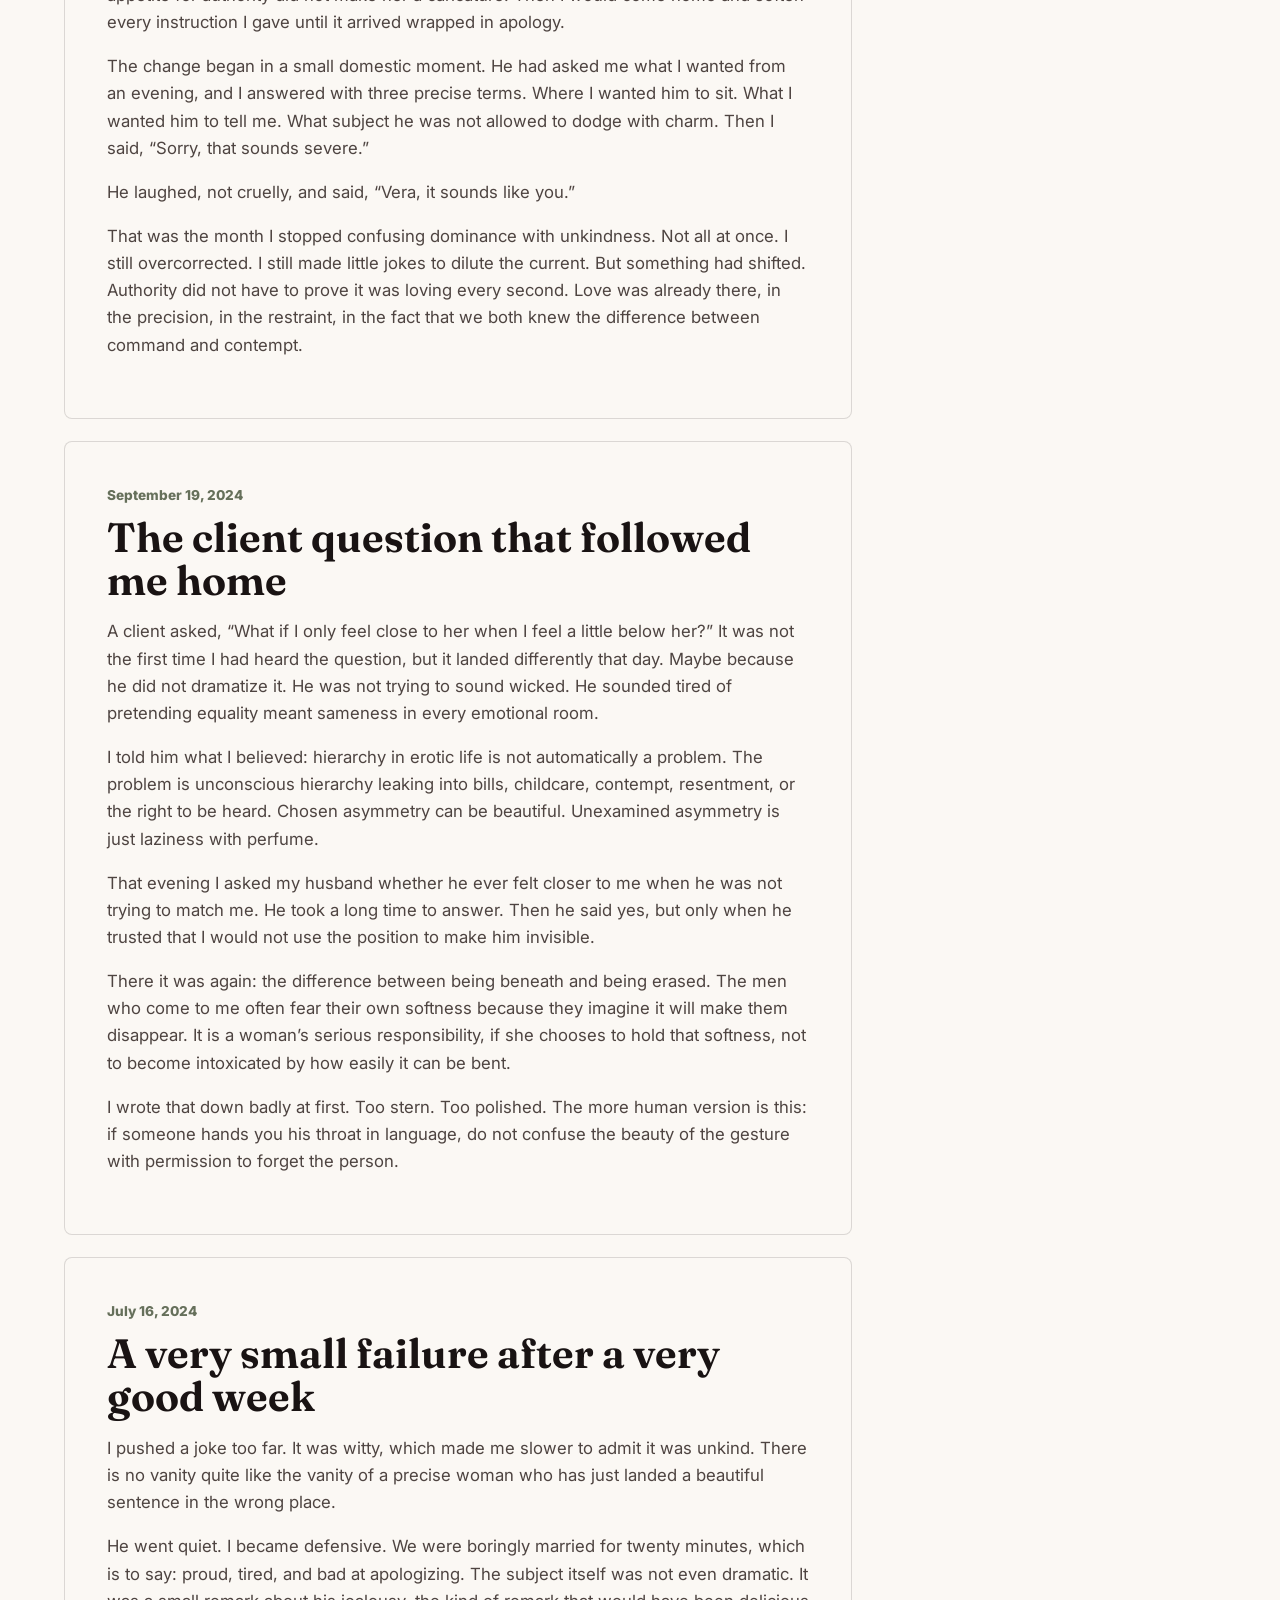
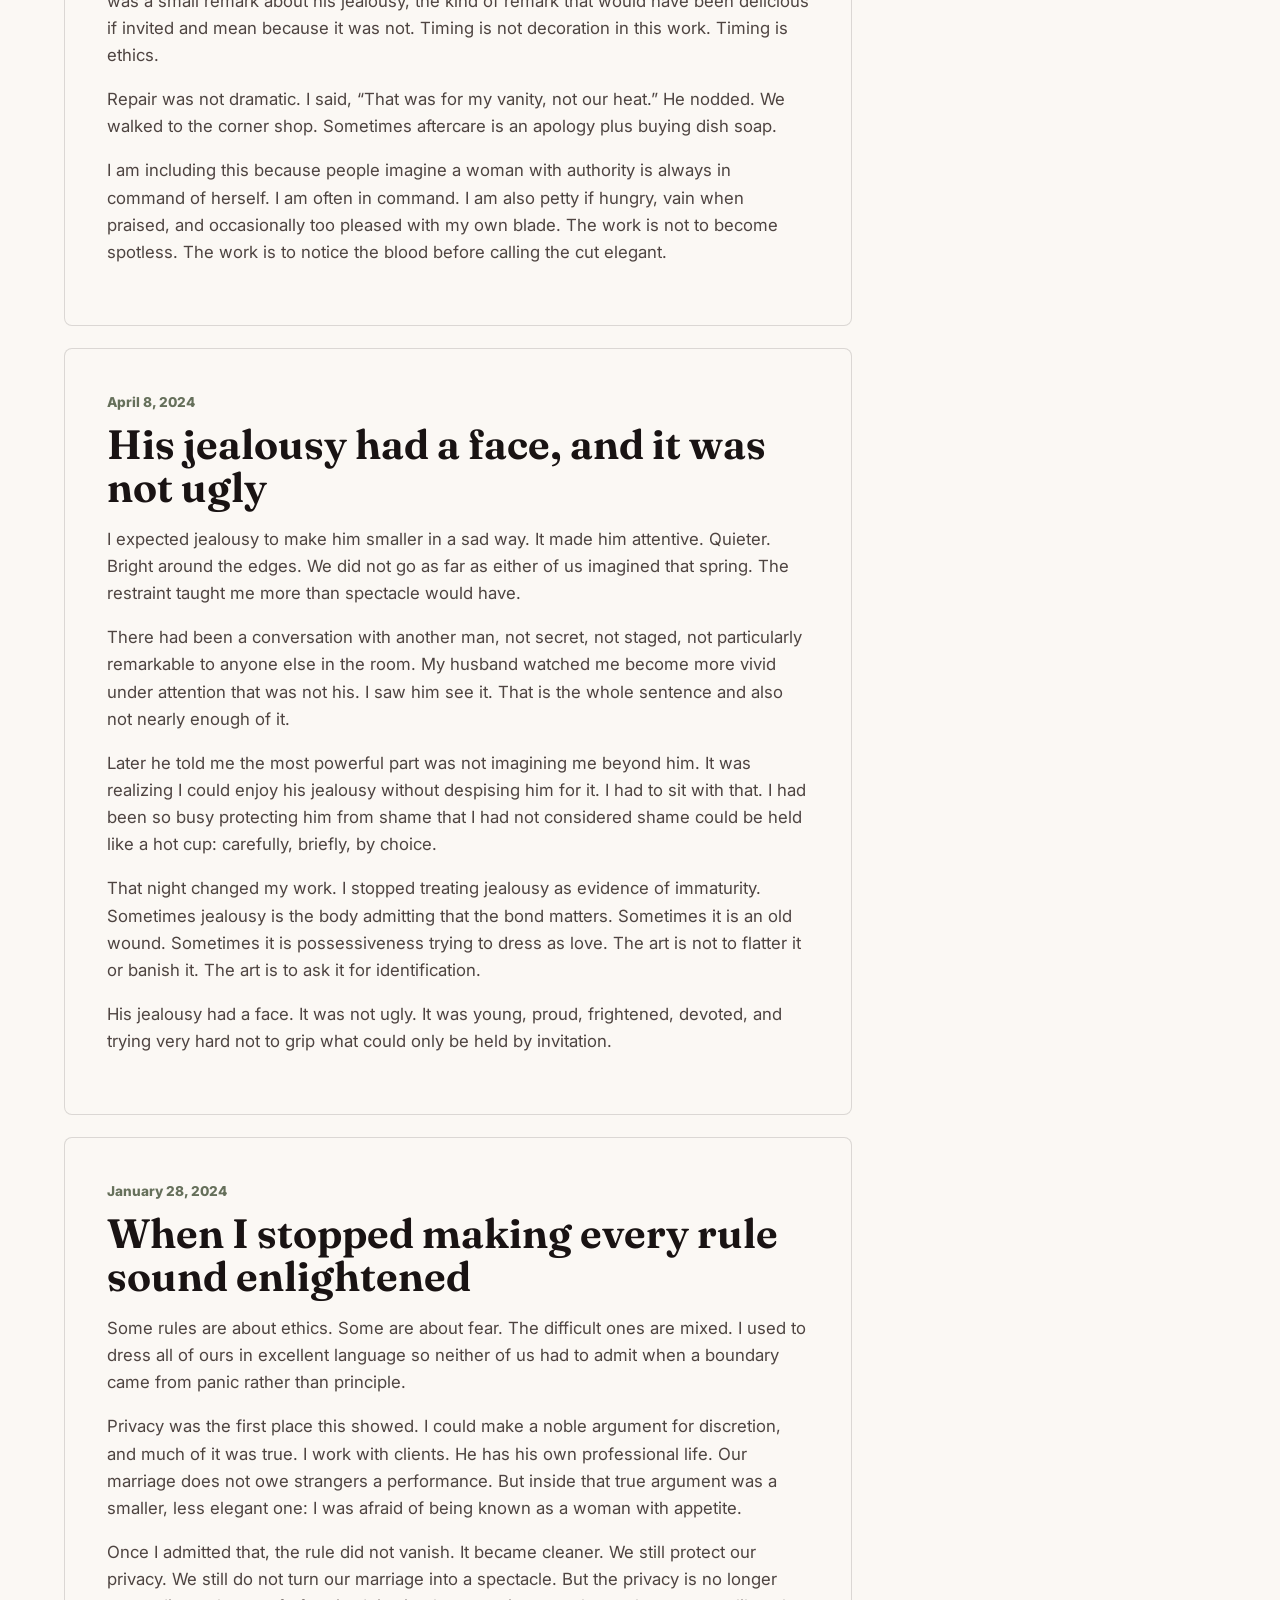
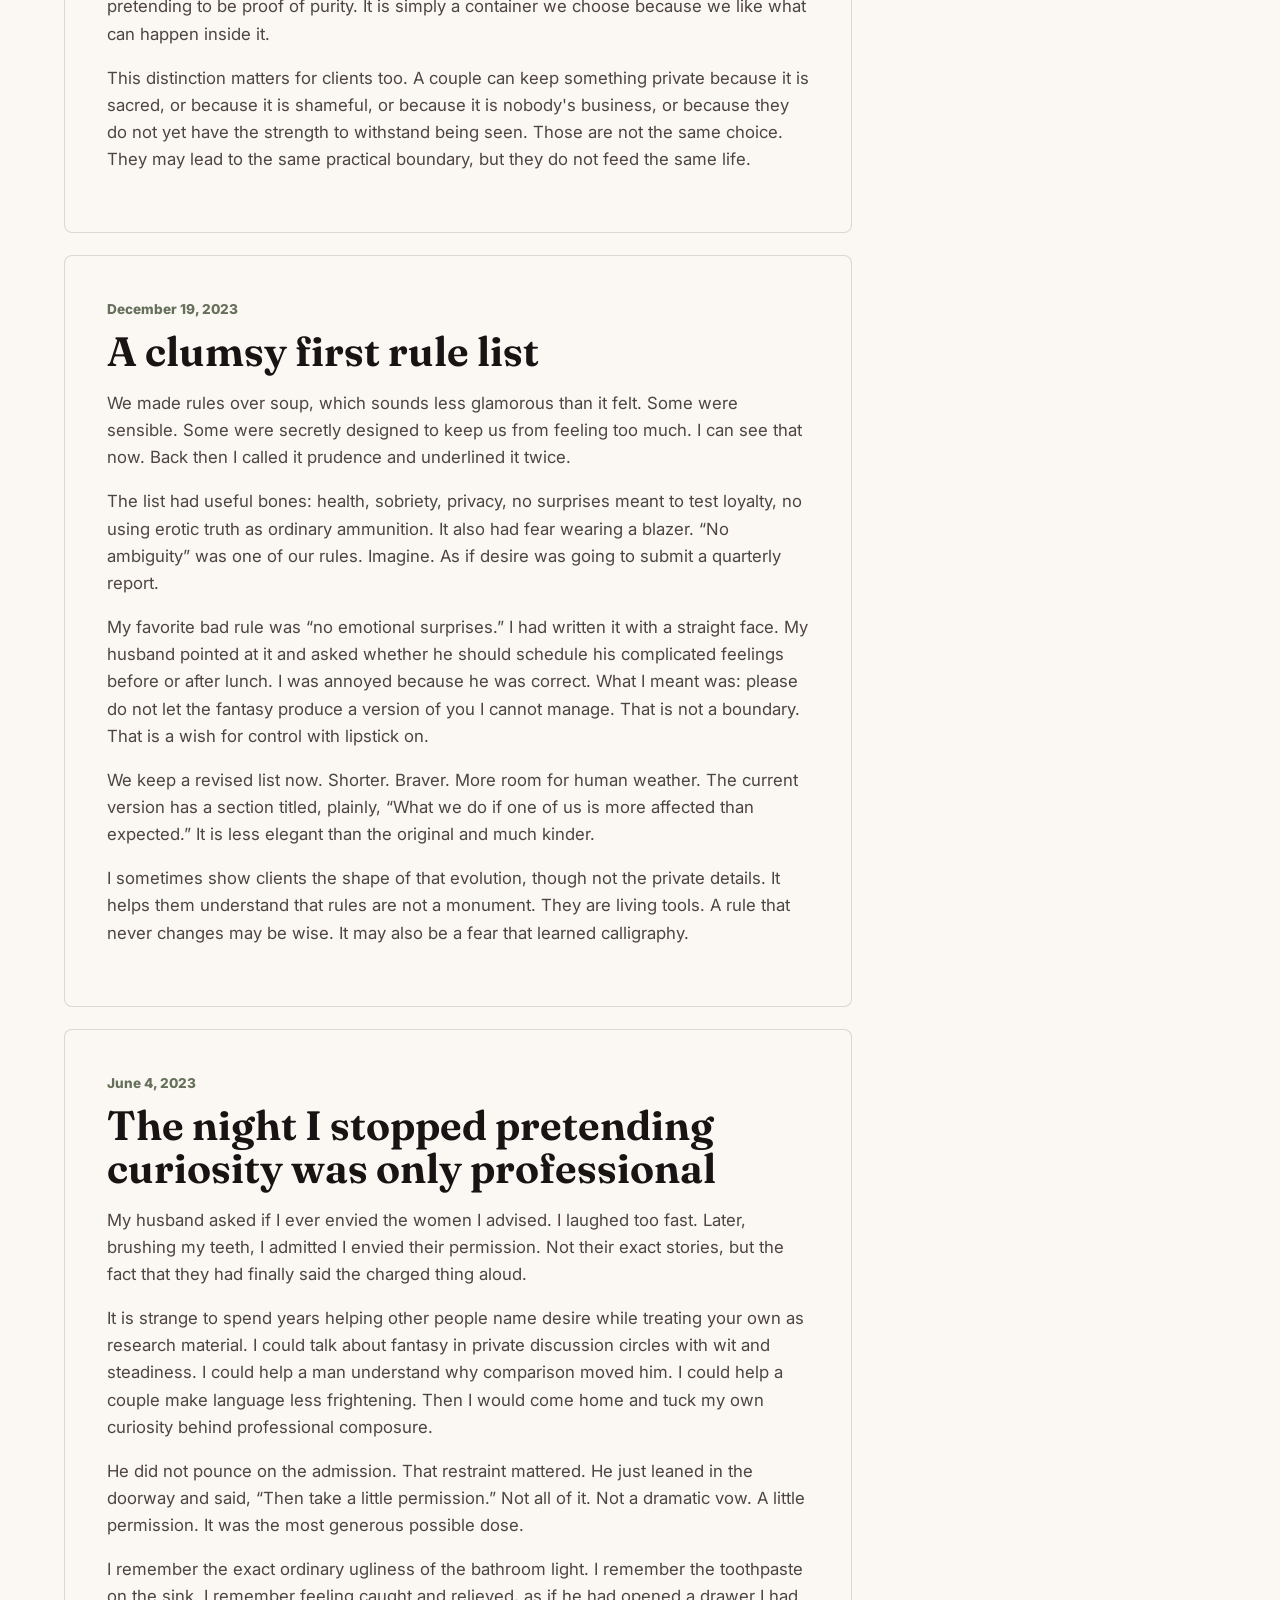
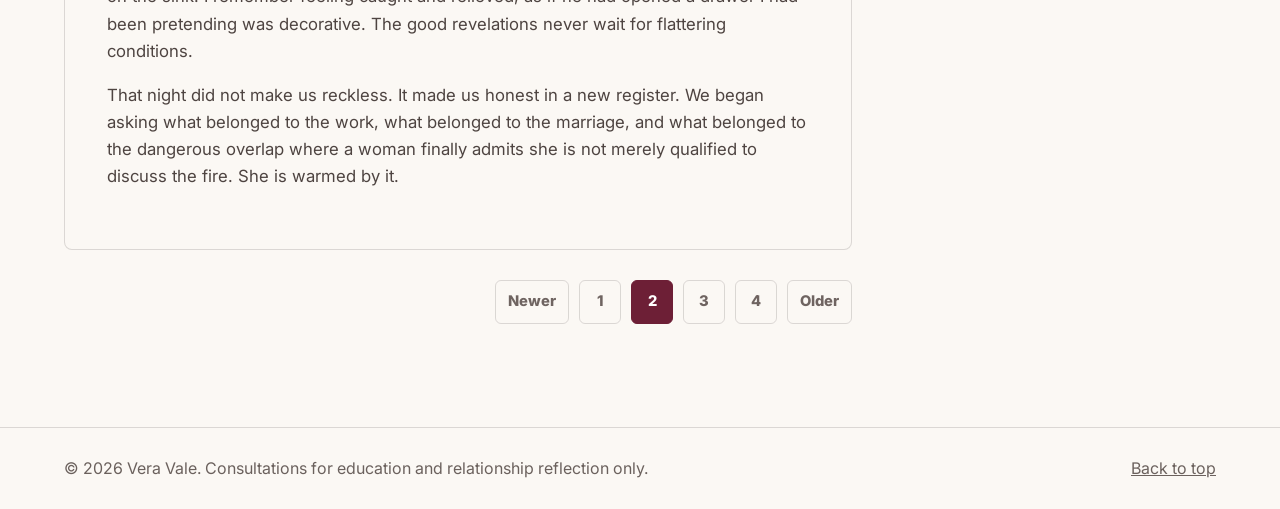
<file: journal/page-2.html>
<!doctype html>
<html lang="en">
<head>
  <meta charset="utf-8">
  <meta name="viewport" content="width=device-width, initial-scale=1">
  <title>Personal Journal, Page 2 | Vera Vale</title>
  <meta name="description" content="Older personal journal entries from Vera Vale on restraint, repair, jealousy, and marriage.">
  <link rel="preconnect" href="https://fonts.googleapis.com">
  <link rel="preconnect" href="https://fonts.gstatic.com" crossorigin>
  <link href="https://fonts.googleapis.com/css2?family=Fraunces:opsz,wght@9..144,500;9..144,650&family=Inter:wght@400;500;600;700&display=swap" rel="stylesheet">
  <link rel="stylesheet" href="../styles.css">
</head>
<body class="journal-page">
  <header class="site-header" id="top">
    <a class="brand" href="../index.html" aria-label="Vera Vale home">
      <span class="brand-mark">VV</span>
      <span>
        <strong>Vera Vale</strong>
        <small>Private intimacy consultations</small>
      </span>
    </a>
    <nav aria-label="Main navigation">
      <a href="../index.html#work">Work</a>
      <a href="../articles/">Articles</a>
      <a href="index.html">Journal</a>
      <a href="../index.html#sessions">Sessions</a>
      <a href="../index.html#contact">Book</a>
    </nav>
  </header>

  <main>
    <section class="journal-hero">
      <p class="eyebrow">Personal journal</p>
      <h1>The middle years.</h1>
      <p>This page holds the season where I stopped confusing momentum with depth. The posts are less tidy because I was less tidy. That is probably why I trust them.</p>
    </section>

    <section class="journal-layout">
      <div class="post-list">
        <article class="journal-post">
          <time datetime="2025-02-12">February 12, 2025</time>
          <h2>The year I became less impressed by escalation</h2>
          <p>For a while I thought growth meant going further. More honesty, yes, but I mistook honesty for volume. I see men do this too: if the fantasy is powerful, the next step must be bigger, sharper, more undeniable. They arrive wanting proof that the desire has not stalled, as if restraint were failure in a nicer coat.</p>
          <p>Then we had a season where the most charged thing was restraint. A private phrase before a dinner. My hand on his shoulder when a certain subject passed through the room. The quiet knowledge that he would tell me the truth afterward, even if the truth made him blush. I began to understand that anticipation can be an ethical practice. It makes adults wait long enough to learn whether they want the thing itself or merely the relief of having done it.</p>
          <p>My husband was better at this than I was. He would say, “Let it stay bright for a week.” I wanted to accuse him of caution, but there was no cowardice in him then. There was discipline. He knew that some fantasies become smaller when rushed into logistics too soon.</p>
          <p>Escalation has its place. I am not pious about this. There are doors that should be opened, arrangements that should be negotiated, exquisite risks that deserve real air. But attention has longer legs. It walks home with you after the scene has stopped performing for the imagination.</p>
        </article>

        <article class="journal-post">
          <time datetime="2024-11-02">November 2, 2024</time>
          <h2>I apologized for enjoying the authority</h2>
          <p>This is embarrassing to read back, but true: I apologized for liking command. Not for misusing it. Not for being careless. For liking it at all. My husband looked at me as if I had apologized for having hands.</p>
          <p>I had spent years distinguishing dominance from cruelty for other people. I could explain tone, consent, calibration, aftercare, repair. I could tell a nervous man that the woman who gives him instructions is not necessarily unkind. I could tell a woman that her appetite for authority did not make her a caricature. Then I would come home and soften every instruction I gave until it arrived wrapped in apology.</p>
          <p>The change began in a small domestic moment. He had asked me what I wanted from an evening, and I answered with three precise terms. Where I wanted him to sit. What I wanted him to tell me. What subject he was not allowed to dodge with charm. Then I said, “Sorry, that sounds severe.”</p>
          <p>He laughed, not cruelly, and said, “Vera, it sounds like you.”</p>
          <p>That was the month I stopped confusing dominance with unkindness. Not all at once. I still overcorrected. I still made little jokes to dilute the current. But something had shifted. Authority did not have to prove it was loving every second. Love was already there, in the precision, in the restraint, in the fact that we both knew the difference between command and contempt.</p>
        </article>

        <article class="journal-post">
          <time datetime="2024-09-19">September 19, 2024</time>
          <h2>The client question that followed me home</h2>
          <p>A client asked, “What if I only feel close to her when I feel a little below her?” It was not the first time I had heard the question, but it landed differently that day. Maybe because he did not dramatize it. He was not trying to sound wicked. He sounded tired of pretending equality meant sameness in every emotional room.</p>
          <p>I told him what I believed: hierarchy in erotic life is not automatically a problem. The problem is unconscious hierarchy leaking into bills, childcare, contempt, resentment, or the right to be heard. Chosen asymmetry can be beautiful. Unexamined asymmetry is just laziness with perfume.</p>
          <p>That evening I asked my husband whether he ever felt closer to me when he was not trying to match me. He took a long time to answer. Then he said yes, but only when he trusted that I would not use the position to make him invisible.</p>
          <p>There it was again: the difference between being beneath and being erased. The men who come to me often fear their own softness because they imagine it will make them disappear. It is a woman’s serious responsibility, if she chooses to hold that softness, not to become intoxicated by how easily it can be bent.</p>
          <p>I wrote that down badly at first. Too stern. Too polished. The more human version is this: if someone hands you his throat in language, do not confuse the beauty of the gesture with permission to forget the person.</p>
        </article>

        <article class="journal-post">
          <time datetime="2024-07-16">July 16, 2024</time>
          <h2>A very small failure after a very good week</h2>
          <p>I pushed a joke too far. It was witty, which made me slower to admit it was unkind. There is no vanity quite like the vanity of a precise woman who has just landed a beautiful sentence in the wrong place.</p>
          <p>He went quiet. I became defensive. We were boringly married for twenty minutes, which is to say: proud, tired, and bad at apologizing. The subject itself was not even dramatic. It was a small remark about his jealousy, the kind of remark that would have been delicious if invited and mean because it was not. Timing is not decoration in this work. Timing is ethics.</p>
          <p>Repair was not dramatic. I said, “That was for my vanity, not our heat.” He nodded. We walked to the corner shop. Sometimes aftercare is an apology plus buying dish soap.</p>
          <p>I am including this because people imagine a woman with authority is always in command of herself. I am often in command. I am also petty if hungry, vain when praised, and occasionally too pleased with my own blade. The work is not to become spotless. The work is to notice the blood before calling the cut elegant.</p>
        </article>

        <article class="journal-post">
          <time datetime="2024-04-08">April 8, 2024</time>
          <h2>His jealousy had a face, and it was not ugly</h2>
          <p>I expected jealousy to make him smaller in a sad way. It made him attentive. Quieter. Bright around the edges. We did not go as far as either of us imagined that spring. The restraint taught me more than spectacle would have.</p>
          <p>There had been a conversation with another man, not secret, not staged, not particularly remarkable to anyone else in the room. My husband watched me become more vivid under attention that was not his. I saw him see it. That is the whole sentence and also not nearly enough of it.</p>
          <p>Later he told me the most powerful part was not imagining me beyond him. It was realizing I could enjoy his jealousy without despising him for it. I had to sit with that. I had been so busy protecting him from shame that I had not considered shame could be held like a hot cup: carefully, briefly, by choice.</p>
          <p>That night changed my work. I stopped treating jealousy as evidence of immaturity. Sometimes jealousy is the body admitting that the bond matters. Sometimes it is an old wound. Sometimes it is possessiveness trying to dress as love. The art is not to flatter it or banish it. The art is to ask it for identification.</p>
          <p>His jealousy had a face. It was not ugly. It was young, proud, frightened, devoted, and trying very hard not to grip what could only be held by invitation.</p>
        </article>

        <article class="journal-post">
          <time datetime="2024-01-28">January 28, 2024</time>
          <h2>When I stopped making every rule sound enlightened</h2>
          <p>Some rules are about ethics. Some are about fear. The difficult ones are mixed. I used to dress all of ours in excellent language so neither of us had to admit when a boundary came from panic rather than principle.</p>
          <p>Privacy was the first place this showed. I could make a noble argument for discretion, and much of it was true. I work with clients. He has his own professional life. Our marriage does not owe strangers a performance. But inside that true argument was a smaller, less elegant one: I was afraid of being known as a woman with appetite.</p>
          <p>Once I admitted that, the rule did not vanish. It became cleaner. We still protect our privacy. We still do not turn our marriage into a spectacle. But the privacy is no longer pretending to be proof of purity. It is simply a container we choose because we like what can happen inside it.</p>
          <p>This distinction matters for clients too. A couple can keep something private because it is sacred, or because it is shameful, or because it is nobody's business, or because they do not yet have the strength to withstand being seen. Those are not the same choice. They may lead to the same practical boundary, but they do not feed the same life.</p>
        </article>

        <article class="journal-post">
          <time datetime="2023-12-19">December 19, 2023</time>
          <h2>A clumsy first rule list</h2>
          <p>We made rules over soup, which sounds less glamorous than it felt. Some were sensible. Some were secretly designed to keep us from feeling too much. I can see that now. Back then I called it prudence and underlined it twice.</p>
          <p>The list had useful bones: health, sobriety, privacy, no surprises meant to test loyalty, no using erotic truth as ordinary ammunition. It also had fear wearing a blazer. “No ambiguity” was one of our rules. Imagine. As if desire was going to submit a quarterly report.</p>
          <p>My favorite bad rule was “no emotional surprises.” I had written it with a straight face. My husband pointed at it and asked whether he should schedule his complicated feelings before or after lunch. I was annoyed because he was correct. What I meant was: please do not let the fantasy produce a version of you I cannot manage. That is not a boundary. That is a wish for control with lipstick on.</p>
          <p>We keep a revised list now. Shorter. Braver. More room for human weather. The current version has a section titled, plainly, “What we do if one of us is more affected than expected.” It is less elegant than the original and much kinder.</p>
          <p>I sometimes show clients the shape of that evolution, though not the private details. It helps them understand that rules are not a monument. They are living tools. A rule that never changes may be wise. It may also be a fear that learned calligraphy.</p>
        </article>

        <article class="journal-post">
          <time datetime="2023-06-04">June 4, 2023</time>
          <h2>The night I stopped pretending curiosity was only professional</h2>
          <p>My husband asked if I ever envied the women I advised. I laughed too fast. Later, brushing my teeth, I admitted I envied their permission. Not their exact stories, but the fact that they had finally said the charged thing aloud.</p>
          <p>It is strange to spend years helping other people name desire while treating your own as research material. I could talk about fantasy in private discussion circles with wit and steadiness. I could help a man understand why comparison moved him. I could help a couple make language less frightening. Then I would come home and tuck my own curiosity behind professional composure.</p>
          <p>He did not pounce on the admission. That restraint mattered. He just leaned in the doorway and said, “Then take a little permission.” Not all of it. Not a dramatic vow. A little permission. It was the most generous possible dose.</p>
          <p>I remember the exact ordinary ugliness of the bathroom light. I remember the toothpaste on the sink. I remember feeling caught and relieved, as if he had opened a drawer I had been pretending was decorative. The good revelations never wait for flattering conditions.</p>
          <p>That night did not make us reckless. It made us honest in a new register. We began asking what belonged to the work, what belonged to the marriage, and what belonged to the dangerous overlap where a woman finally admits she is not merely qualified to discuss the fire. She is warmed by it.</p>
        </article>

        <nav class="pager" aria-label="Journal pagination">
          <a href="index.html">Newer</a>
          <a href="index.html">1</a>
          <span>2</span>
          <a href="page-3.html">3</a>
          <a href="page-4.html">4</a>
          <a href="page-3.html">Older</a>
        </nav>
      </div>

      <aside class="archive-aside">
        <p class="eyebrow">Archive pages</p>
        <h3>Years covered</h3>
        <ul>
          <li><a href="index.html">2026-2025: authority, privacy, cleaner heat</a></li>
          <li><a href="page-2.html">2025-2023: repair, restraint, first permissions</a></li>
          <li><a href="page-3.html">2023-2020: language, jealousy, structure</a></li>
          <li><a href="page-4.html">2020-2018: discussion circles, curiosity, early mistakes</a></li>
        </ul>
      </aside>
    </section>
  </main>

  <footer>
    <p>© <span id="year"></span> Vera Vale. Consultations for education and relationship reflection only.</p>
    <a href="#top">Back to top</a>
  </footer>

  <script src="../script.js"></script>
</body>
</html>
</file>
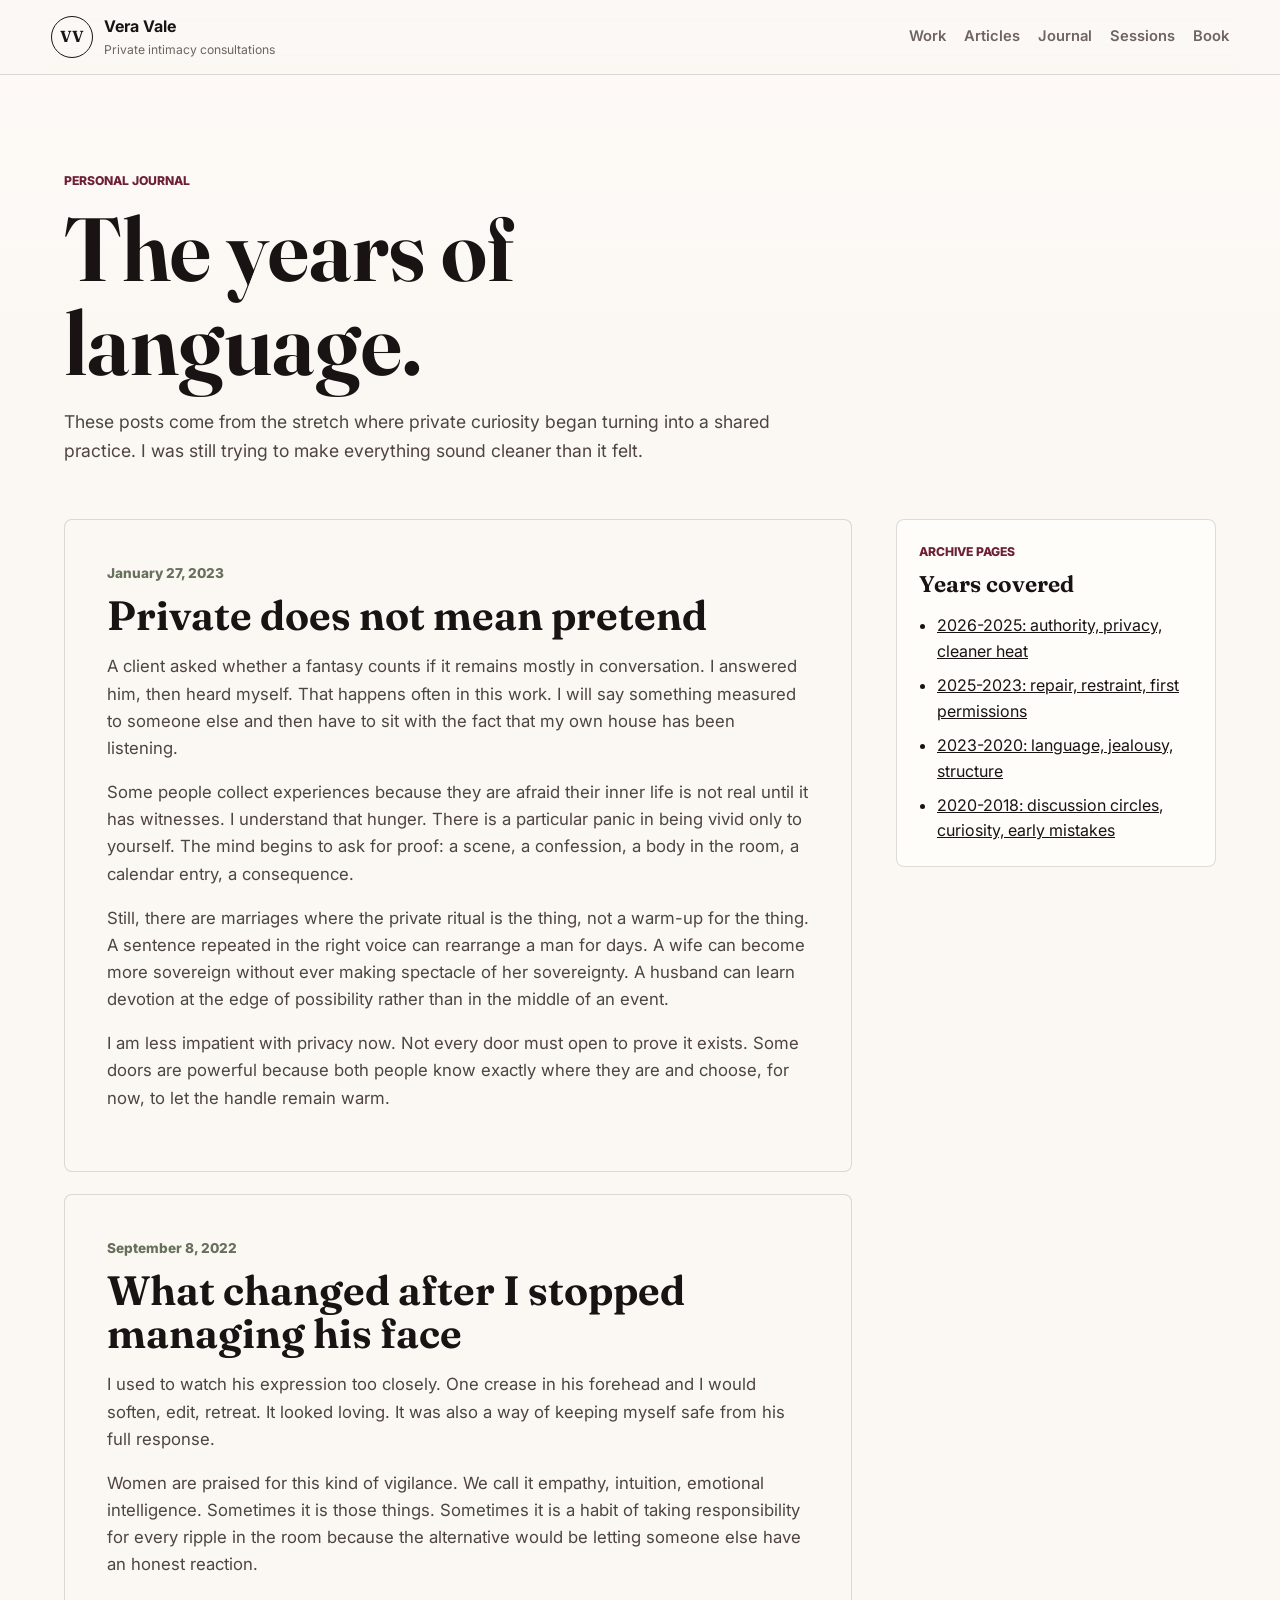
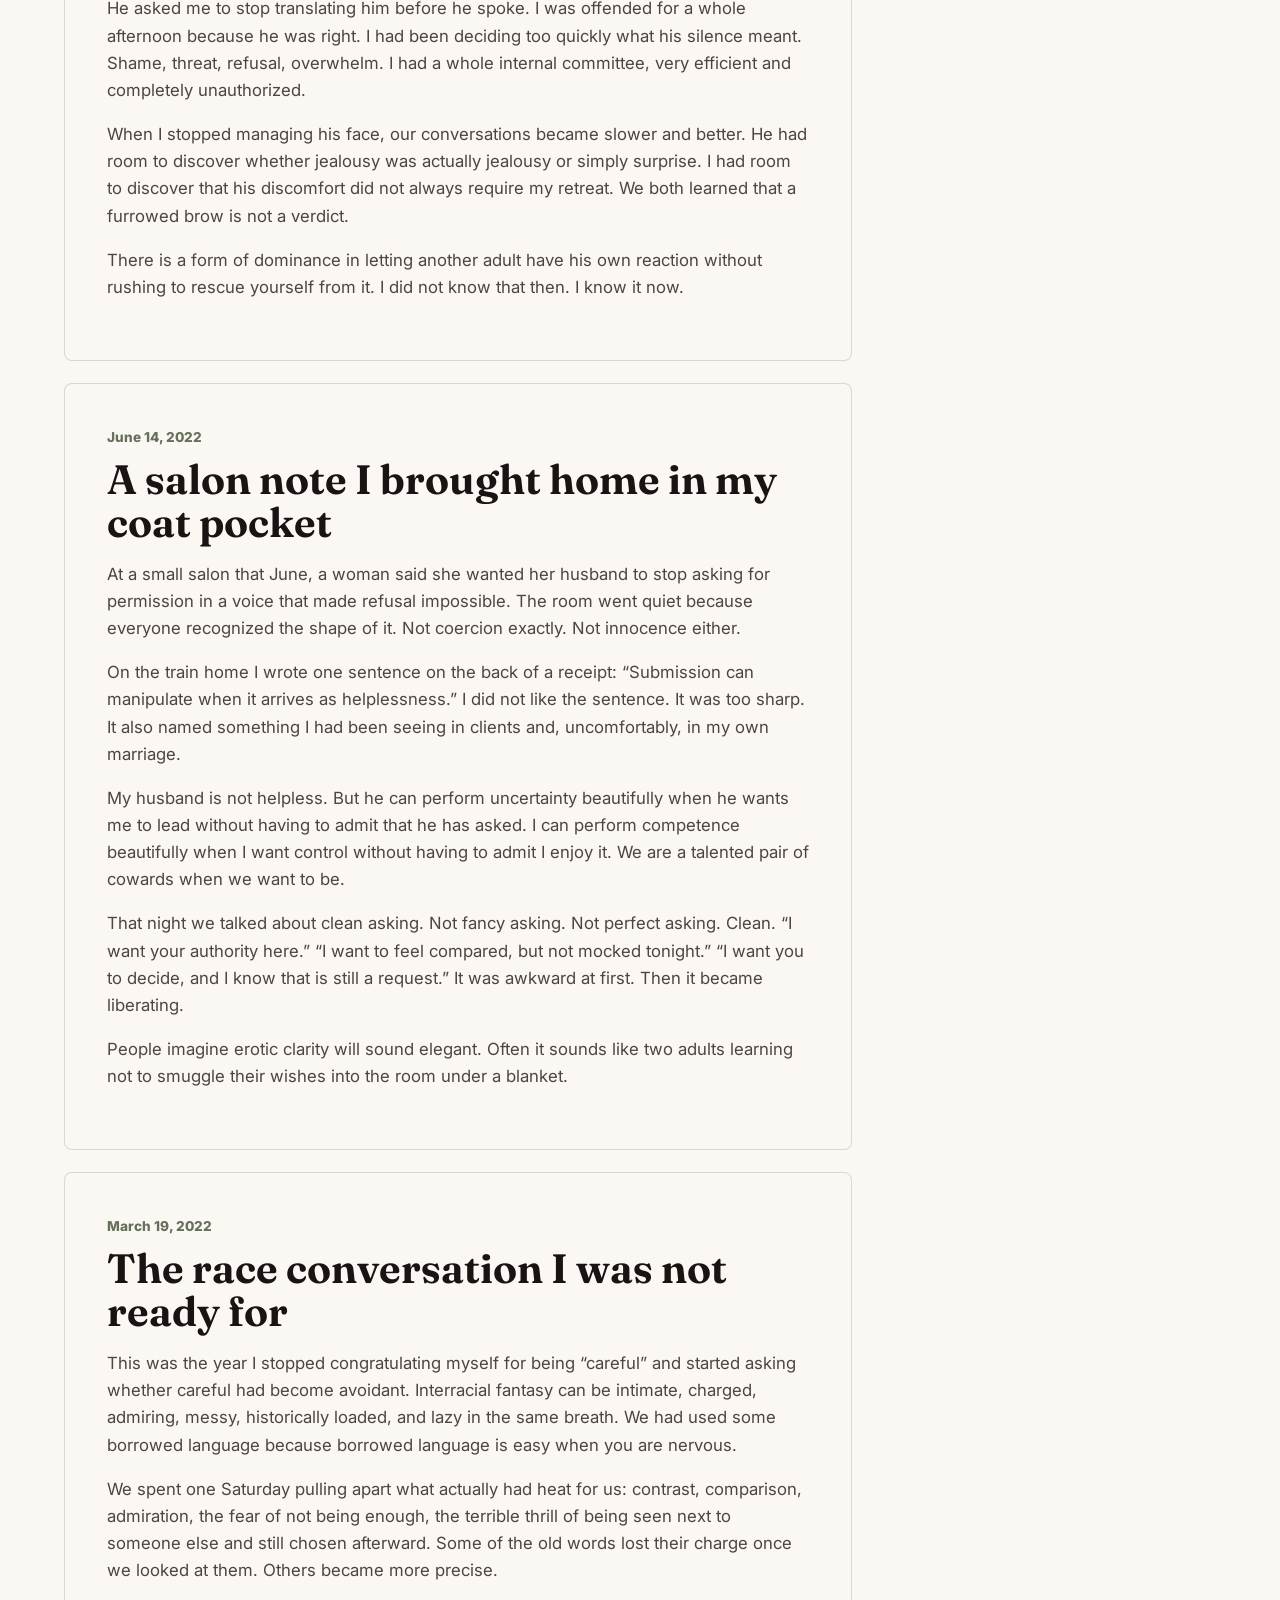
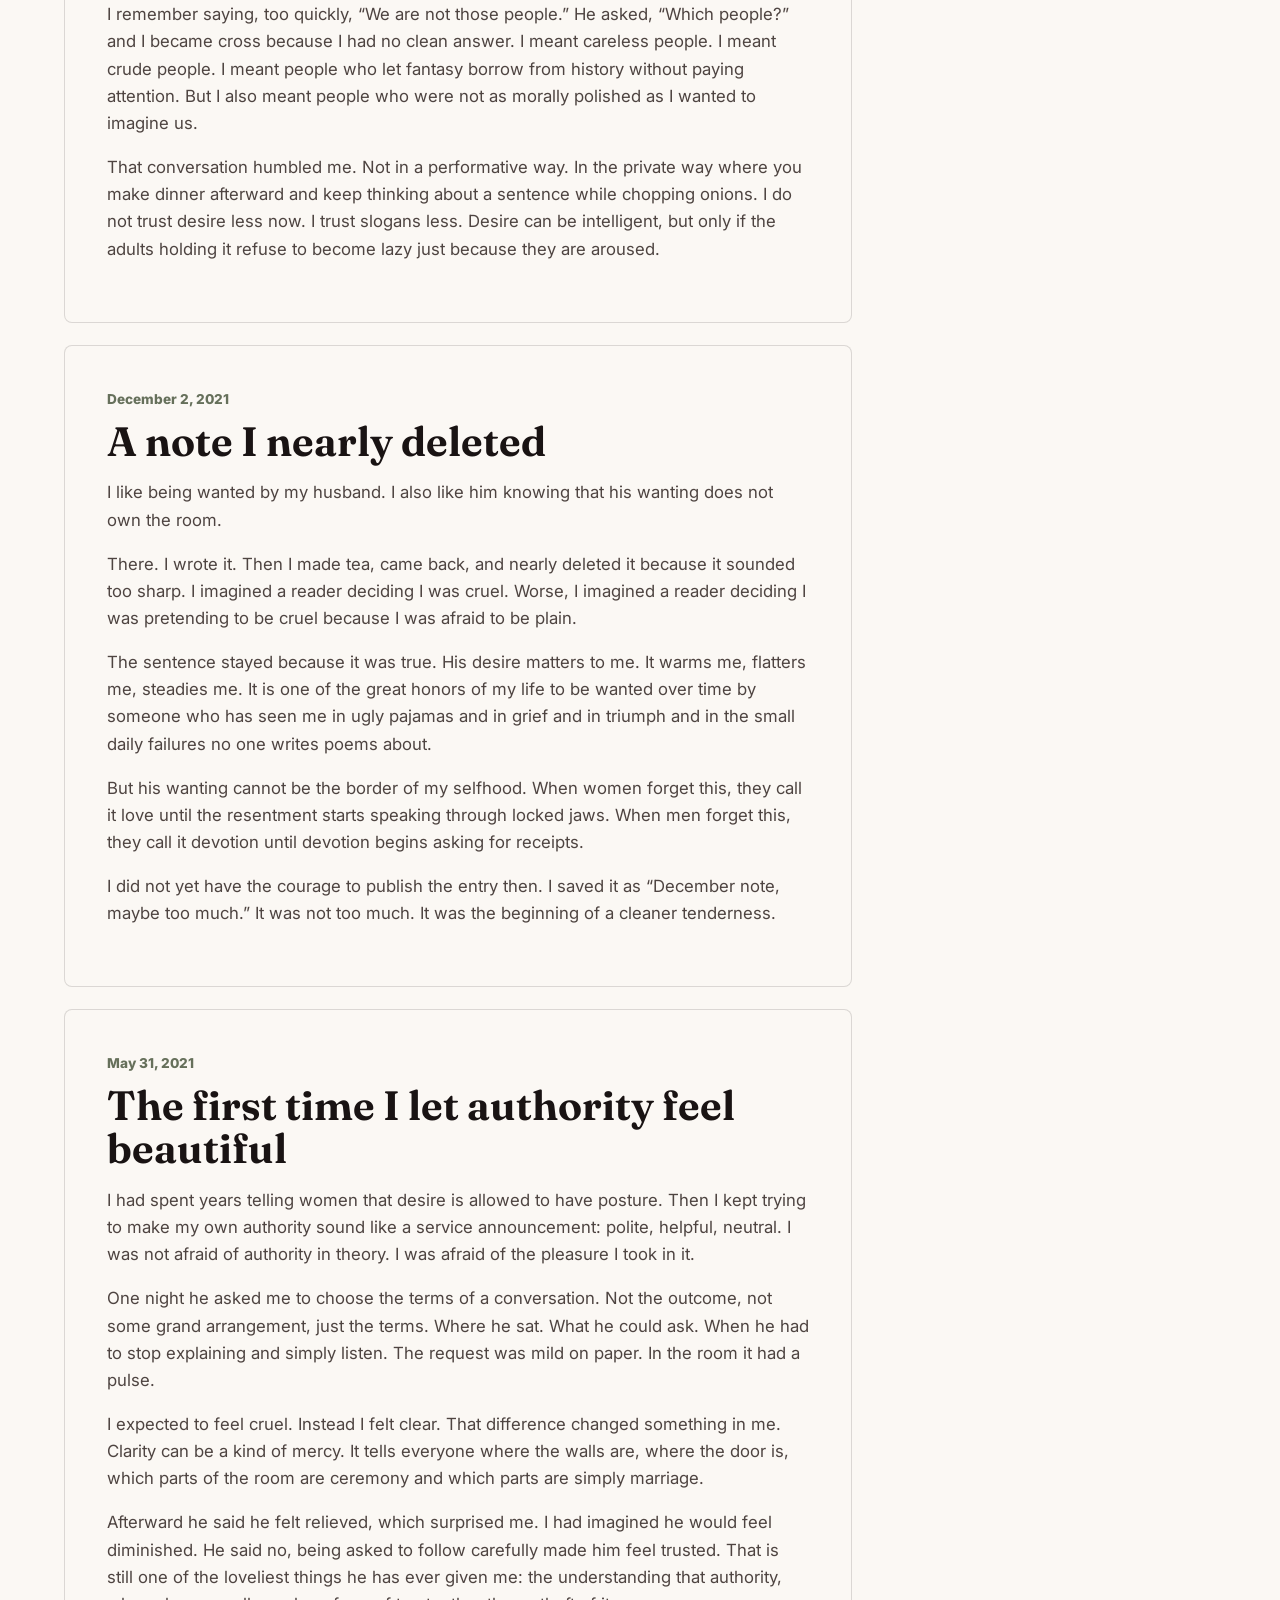
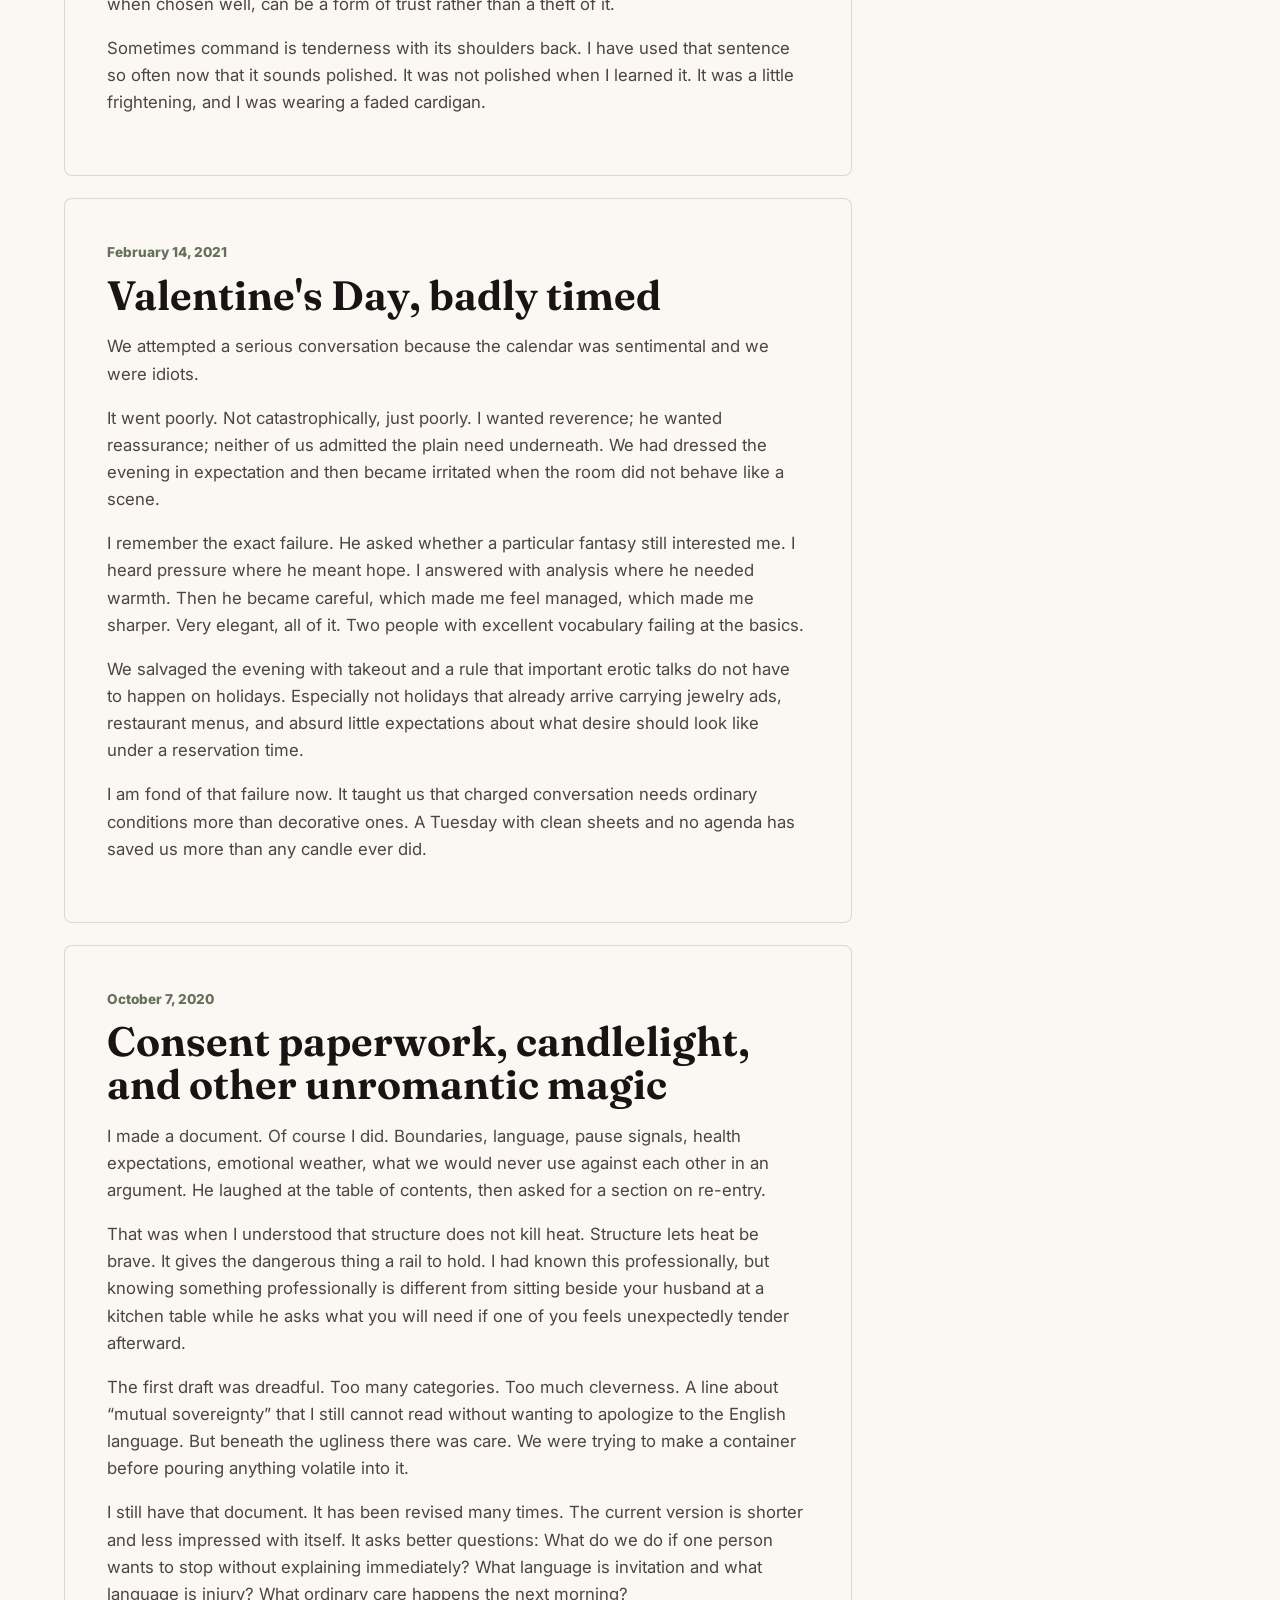
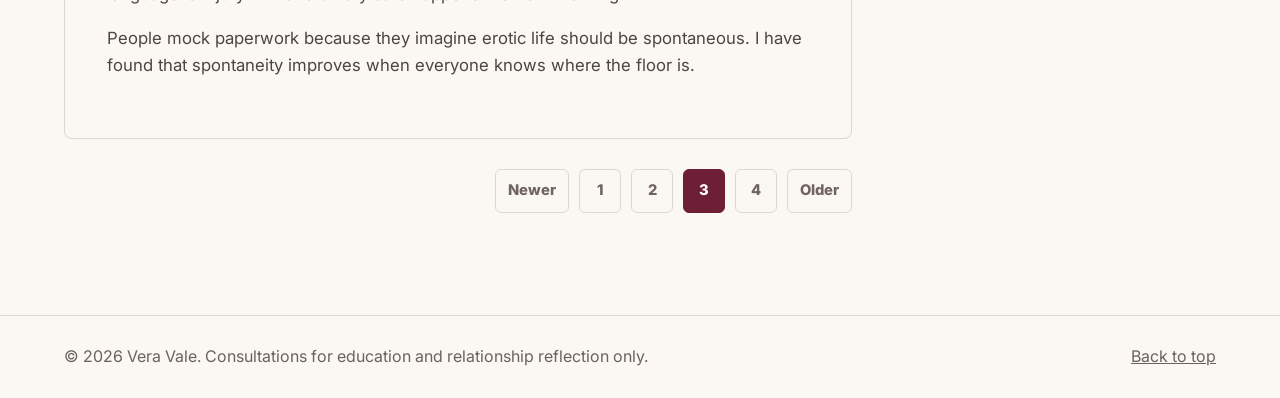
<file: journal/page-3.html>
<!doctype html>
<html lang="en">
<head>
  <meta charset="utf-8">
  <meta name="viewport" content="width=device-width, initial-scale=1">
  <title>Personal Journal, Page 3 | Vera Vale</title>
  <meta name="description" content="Older personal journal entries from Vera Vale on language, jealousy, structure, and early personal exploration.">
  <link rel="preconnect" href="https://fonts.googleapis.com">
  <link rel="preconnect" href="https://fonts.gstatic.com" crossorigin>
  <link href="https://fonts.googleapis.com/css2?family=Fraunces:opsz,wght@9..144,500;9..144,650&family=Inter:wght@400;500;600;700&display=swap" rel="stylesheet">
  <link rel="stylesheet" href="../styles.css">
</head>
<body class="journal-page">
  <header class="site-header" id="top">
    <a class="brand" href="../index.html" aria-label="Vera Vale home">
      <span class="brand-mark">VV</span>
      <span>
        <strong>Vera Vale</strong>
        <small>Private intimacy consultations</small>
      </span>
    </a>
    <nav aria-label="Main navigation">
      <a href="../index.html#work">Work</a>
      <a href="../articles/">Articles</a>
      <a href="index.html">Journal</a>
      <a href="../index.html#sessions">Sessions</a>
      <a href="../index.html#contact">Book</a>
    </nav>
  </header>

  <main>
    <section class="journal-hero">
      <p class="eyebrow">Personal journal</p>
      <h1>The years of language.</h1>
      <p>These posts come from the stretch where private curiosity began turning into a shared practice. I was still trying to make everything sound cleaner than it felt.</p>
    </section>

    <section class="journal-layout">
      <div class="post-list">
        <article class="journal-post">
          <time datetime="2023-01-27">January 27, 2023</time>
          <h2>Private does not mean pretend</h2>
          <p>A client asked whether a fantasy counts if it remains mostly in conversation. I answered him, then heard myself. That happens often in this work. I will say something measured to someone else and then have to sit with the fact that my own house has been listening.</p>
          <p>Some people collect experiences because they are afraid their inner life is not real until it has witnesses. I understand that hunger. There is a particular panic in being vivid only to yourself. The mind begins to ask for proof: a scene, a confession, a body in the room, a calendar entry, a consequence.</p>
          <p>Still, there are marriages where the private ritual is the thing, not a warm-up for the thing. A sentence repeated in the right voice can rearrange a man for days. A wife can become more sovereign without ever making spectacle of her sovereignty. A husband can learn devotion at the edge of possibility rather than in the middle of an event.</p>
          <p>I am less impatient with privacy now. Not every door must open to prove it exists. Some doors are powerful because both people know exactly where they are and choose, for now, to let the handle remain warm.</p>
        </article>

        <article class="journal-post">
          <time datetime="2022-09-08">September 8, 2022</time>
          <h2>What changed after I stopped managing his face</h2>
          <p>I used to watch his expression too closely. One crease in his forehead and I would soften, edit, retreat. It looked loving. It was also a way of keeping myself safe from his full response.</p>
          <p>Women are praised for this kind of vigilance. We call it empathy, intuition, emotional intelligence. Sometimes it is those things. Sometimes it is a habit of taking responsibility for every ripple in the room because the alternative would be letting someone else have an honest reaction.</p>
          <p>He asked me to stop translating him before he spoke. I was offended for a whole afternoon because he was right. I had been deciding too quickly what his silence meant. Shame, threat, refusal, overwhelm. I had a whole internal committee, very efficient and completely unauthorized.</p>
          <p>When I stopped managing his face, our conversations became slower and better. He had room to discover whether jealousy was actually jealousy or simply surprise. I had room to discover that his discomfort did not always require my retreat. We both learned that a furrowed brow is not a verdict.</p>
          <p>There is a form of dominance in letting another adult have his own reaction without rushing to rescue yourself from it. I did not know that then. I know it now.</p>
        </article>

        <article class="journal-post">
          <time datetime="2022-06-14">June 14, 2022</time>
          <h2>A salon note I brought home in my coat pocket</h2>
          <p>At a small salon that June, a woman said she wanted her husband to stop asking for permission in a voice that made refusal impossible. The room went quiet because everyone recognized the shape of it. Not coercion exactly. Not innocence either.</p>
          <p>On the train home I wrote one sentence on the back of a receipt: “Submission can manipulate when it arrives as helplessness.” I did not like the sentence. It was too sharp. It also named something I had been seeing in clients and, uncomfortably, in my own marriage.</p>
          <p>My husband is not helpless. But he can perform uncertainty beautifully when he wants me to lead without having to admit that he has asked. I can perform competence beautifully when I want control without having to admit I enjoy it. We are a talented pair of cowards when we want to be.</p>
          <p>That night we talked about clean asking. Not fancy asking. Not perfect asking. Clean. “I want your authority here.” “I want to feel compared, but not mocked tonight.” “I want you to decide, and I know that is still a request.” It was awkward at first. Then it became liberating.</p>
          <p>People imagine erotic clarity will sound elegant. Often it sounds like two adults learning not to smuggle their wishes into the room under a blanket.</p>
        </article>

        <article class="journal-post">
          <time datetime="2022-03-19">March 19, 2022</time>
          <h2>The race conversation I was not ready for</h2>
          <p>This was the year I stopped congratulating myself for being “careful” and started asking whether careful had become avoidant. Interracial fantasy can be intimate, charged, admiring, messy, historically loaded, and lazy in the same breath. We had used some borrowed language because borrowed language is easy when you are nervous.</p>
          <p>We spent one Saturday pulling apart what actually had heat for us: contrast, comparison, admiration, the fear of not being enough, the terrible thrill of being seen next to someone else and still chosen afterward. Some of the old words lost their charge once we looked at them. Others became more precise.</p>
          <p>I remember saying, too quickly, “We are not those people.” He asked, “Which people?” and I became cross because I had no clean answer. I meant careless people. I meant crude people. I meant people who let fantasy borrow from history without paying attention. But I also meant people who were not as morally polished as I wanted to imagine us.</p>
          <p>That conversation humbled me. Not in a performative way. In the private way where you make dinner afterward and keep thinking about a sentence while chopping onions. I do not trust desire less now. I trust slogans less. Desire can be intelligent, but only if the adults holding it refuse to become lazy just because they are aroused.</p>
        </article>

        <article class="journal-post">
          <time datetime="2021-12-02">December 2, 2021</time>
          <h2>A note I nearly deleted</h2>
          <p>I like being wanted by my husband. I also like him knowing that his wanting does not own the room.</p>
          <p>There. I wrote it. Then I made tea, came back, and nearly deleted it because it sounded too sharp. I imagined a reader deciding I was cruel. Worse, I imagined a reader deciding I was pretending to be cruel because I was afraid to be plain.</p>
          <p>The sentence stayed because it was true. His desire matters to me. It warms me, flatters me, steadies me. It is one of the great honors of my life to be wanted over time by someone who has seen me in ugly pajamas and in grief and in triumph and in the small daily failures no one writes poems about.</p>
          <p>But his wanting cannot be the border of my selfhood. When women forget this, they call it love until the resentment starts speaking through locked jaws. When men forget this, they call it devotion until devotion begins asking for receipts.</p>
          <p>I did not yet have the courage to publish the entry then. I saved it as “December note, maybe too much.” It was not too much. It was the beginning of a cleaner tenderness.</p>
        </article>

        <article class="journal-post">
          <time datetime="2021-05-31">May 31, 2021</time>
          <h2>The first time I let authority feel beautiful</h2>
          <p>I had spent years telling women that desire is allowed to have posture. Then I kept trying to make my own authority sound like a service announcement: polite, helpful, neutral. I was not afraid of authority in theory. I was afraid of the pleasure I took in it.</p>
          <p>One night he asked me to choose the terms of a conversation. Not the outcome, not some grand arrangement, just the terms. Where he sat. What he could ask. When he had to stop explaining and simply listen. The request was mild on paper. In the room it had a pulse.</p>
          <p>I expected to feel cruel. Instead I felt clear. That difference changed something in me. Clarity can be a kind of mercy. It tells everyone where the walls are, where the door is, which parts of the room are ceremony and which parts are simply marriage.</p>
          <p>Afterward he said he felt relieved, which surprised me. I had imagined he would feel diminished. He said no, being asked to follow carefully made him feel trusted. That is still one of the loveliest things he has ever given me: the understanding that authority, when chosen well, can be a form of trust rather than a theft of it.</p>
          <p>Sometimes command is tenderness with its shoulders back. I have used that sentence so often now that it sounds polished. It was not polished when I learned it. It was a little frightening, and I was wearing a faded cardigan.</p>
        </article>

        <article class="journal-post">
          <time datetime="2021-02-14">February 14, 2021</time>
          <h2>Valentine's Day, badly timed</h2>
          <p>We attempted a serious conversation because the calendar was sentimental and we were idiots.</p>
          <p>It went poorly. Not catastrophically, just poorly. I wanted reverence; he wanted reassurance; neither of us admitted the plain need underneath. We had dressed the evening in expectation and then became irritated when the room did not behave like a scene.</p>
          <p>I remember the exact failure. He asked whether a particular fantasy still interested me. I heard pressure where he meant hope. I answered with analysis where he needed warmth. Then he became careful, which made me feel managed, which made me sharper. Very elegant, all of it. Two people with excellent vocabulary failing at the basics.</p>
          <p>We salvaged the evening with takeout and a rule that important erotic talks do not have to happen on holidays. Especially not holidays that already arrive carrying jewelry ads, restaurant menus, and absurd little expectations about what desire should look like under a reservation time.</p>
          <p>I am fond of that failure now. It taught us that charged conversation needs ordinary conditions more than decorative ones. A Tuesday with clean sheets and no agenda has saved us more than any candle ever did.</p>
        </article>

        <article class="journal-post">
          <time datetime="2020-10-07">October 7, 2020</time>
          <h2>Consent paperwork, candlelight, and other unromantic magic</h2>
          <p>I made a document. Of course I did. Boundaries, language, pause signals, health expectations, emotional weather, what we would never use against each other in an argument. He laughed at the table of contents, then asked for a section on re-entry.</p>
          <p>That was when I understood that structure does not kill heat. Structure lets heat be brave. It gives the dangerous thing a rail to hold. I had known this professionally, but knowing something professionally is different from sitting beside your husband at a kitchen table while he asks what you will need if one of you feels unexpectedly tender afterward.</p>
          <p>The first draft was dreadful. Too many categories. Too much cleverness. A line about “mutual sovereignty” that I still cannot read without wanting to apologize to the English language. But beneath the ugliness there was care. We were trying to make a container before pouring anything volatile into it.</p>
          <p>I still have that document. It has been revised many times. The current version is shorter and less impressed with itself. It asks better questions: What do we do if one person wants to stop without explaining immediately? What language is invitation and what language is injury? What ordinary care happens the next morning?</p>
          <p>People mock paperwork because they imagine erotic life should be spontaneous. I have found that spontaneity improves when everyone knows where the floor is.</p>
        </article>

        <nav class="pager" aria-label="Journal pagination">
          <a href="page-2.html">Newer</a>
          <a href="index.html">1</a>
          <a href="page-2.html">2</a>
          <span>3</span>
          <a href="page-4.html">4</a>
          <a href="page-4.html">Older</a>
        </nav>
      </div>

      <aside class="archive-aside">
        <p class="eyebrow">Archive pages</p>
        <h3>Years covered</h3>
        <ul>
          <li><a href="index.html">2026-2025: authority, privacy, cleaner heat</a></li>
          <li><a href="page-2.html">2025-2023: repair, restraint, first permissions</a></li>
          <li><a href="page-3.html">2023-2020: language, jealousy, structure</a></li>
          <li><a href="page-4.html">2020-2018: discussion circles, curiosity, early mistakes</a></li>
        </ul>
      </aside>
    </section>
  </main>

  <footer>
    <p>© <span id="year"></span> Vera Vale. Consultations for education and relationship reflection only.</p>
    <a href="#top">Back to top</a>
  </footer>

  <script src="../script.js"></script>
</body>
</html>
</file>
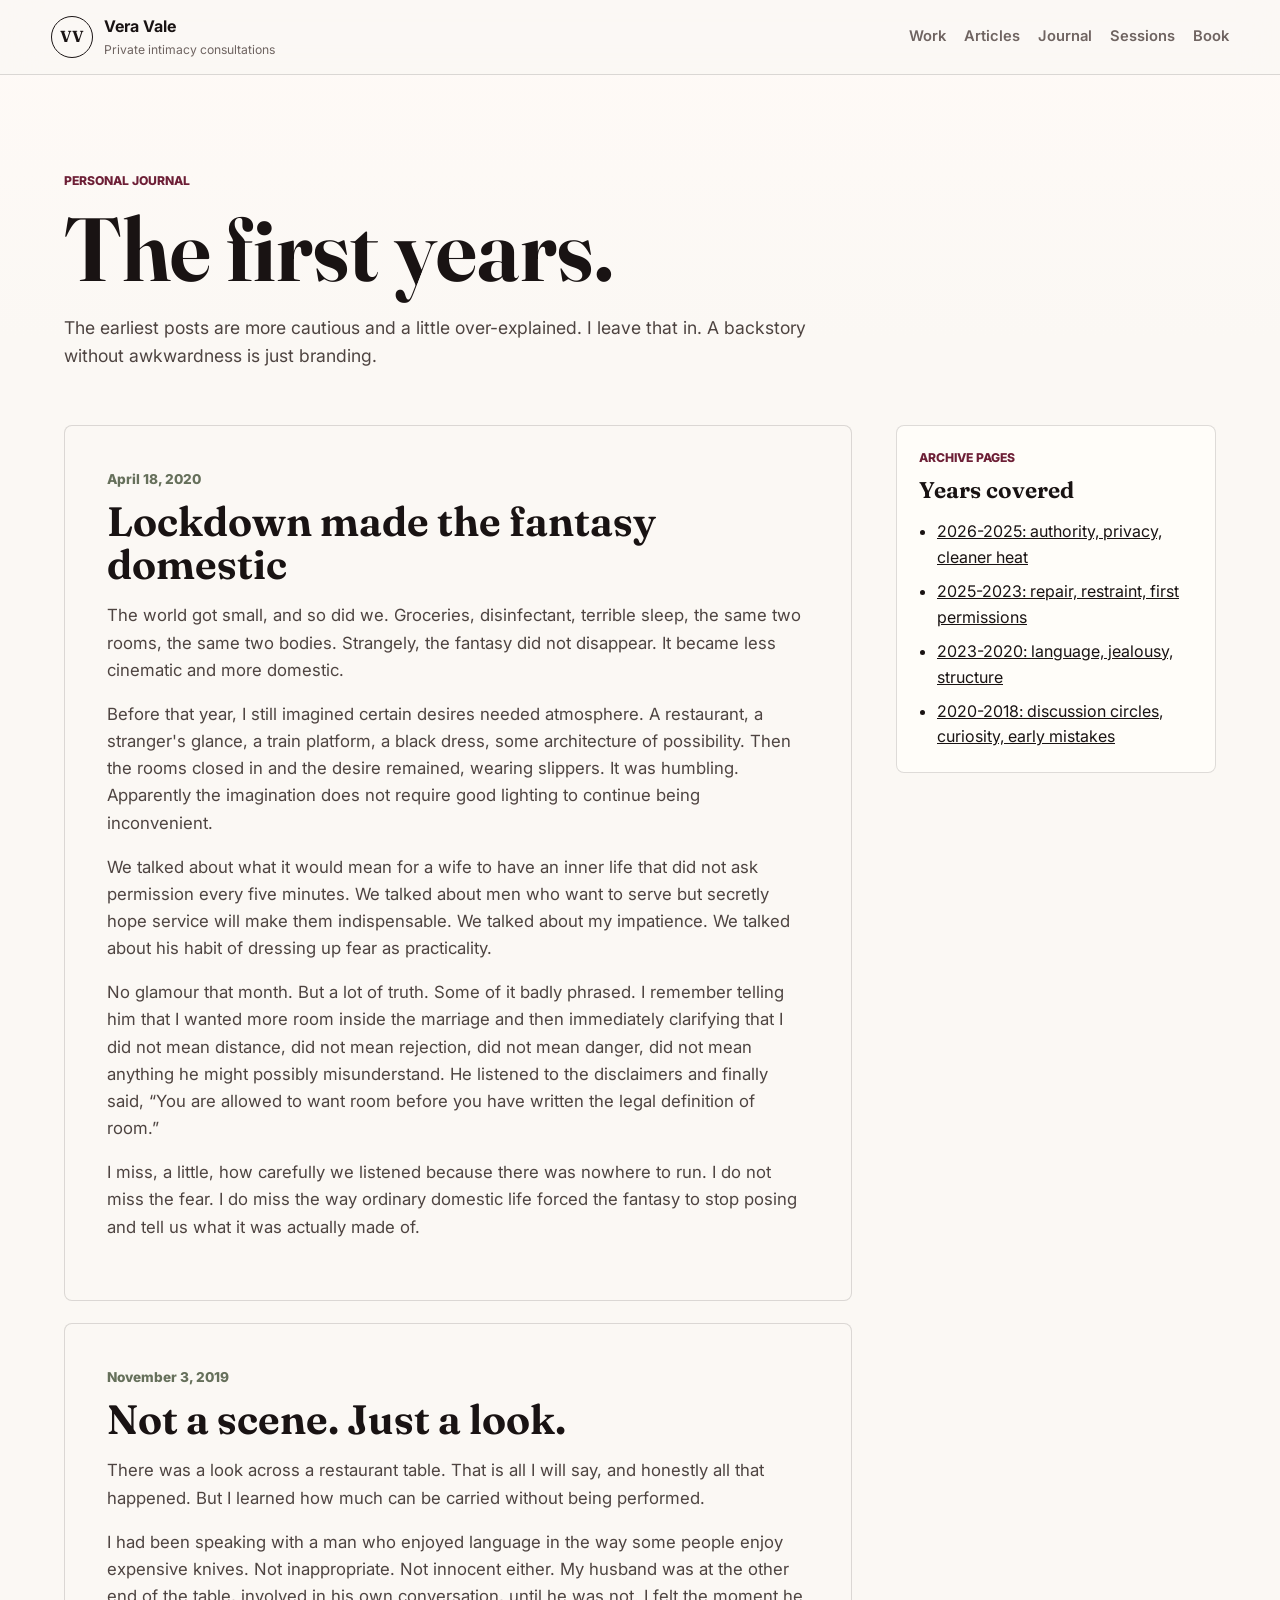
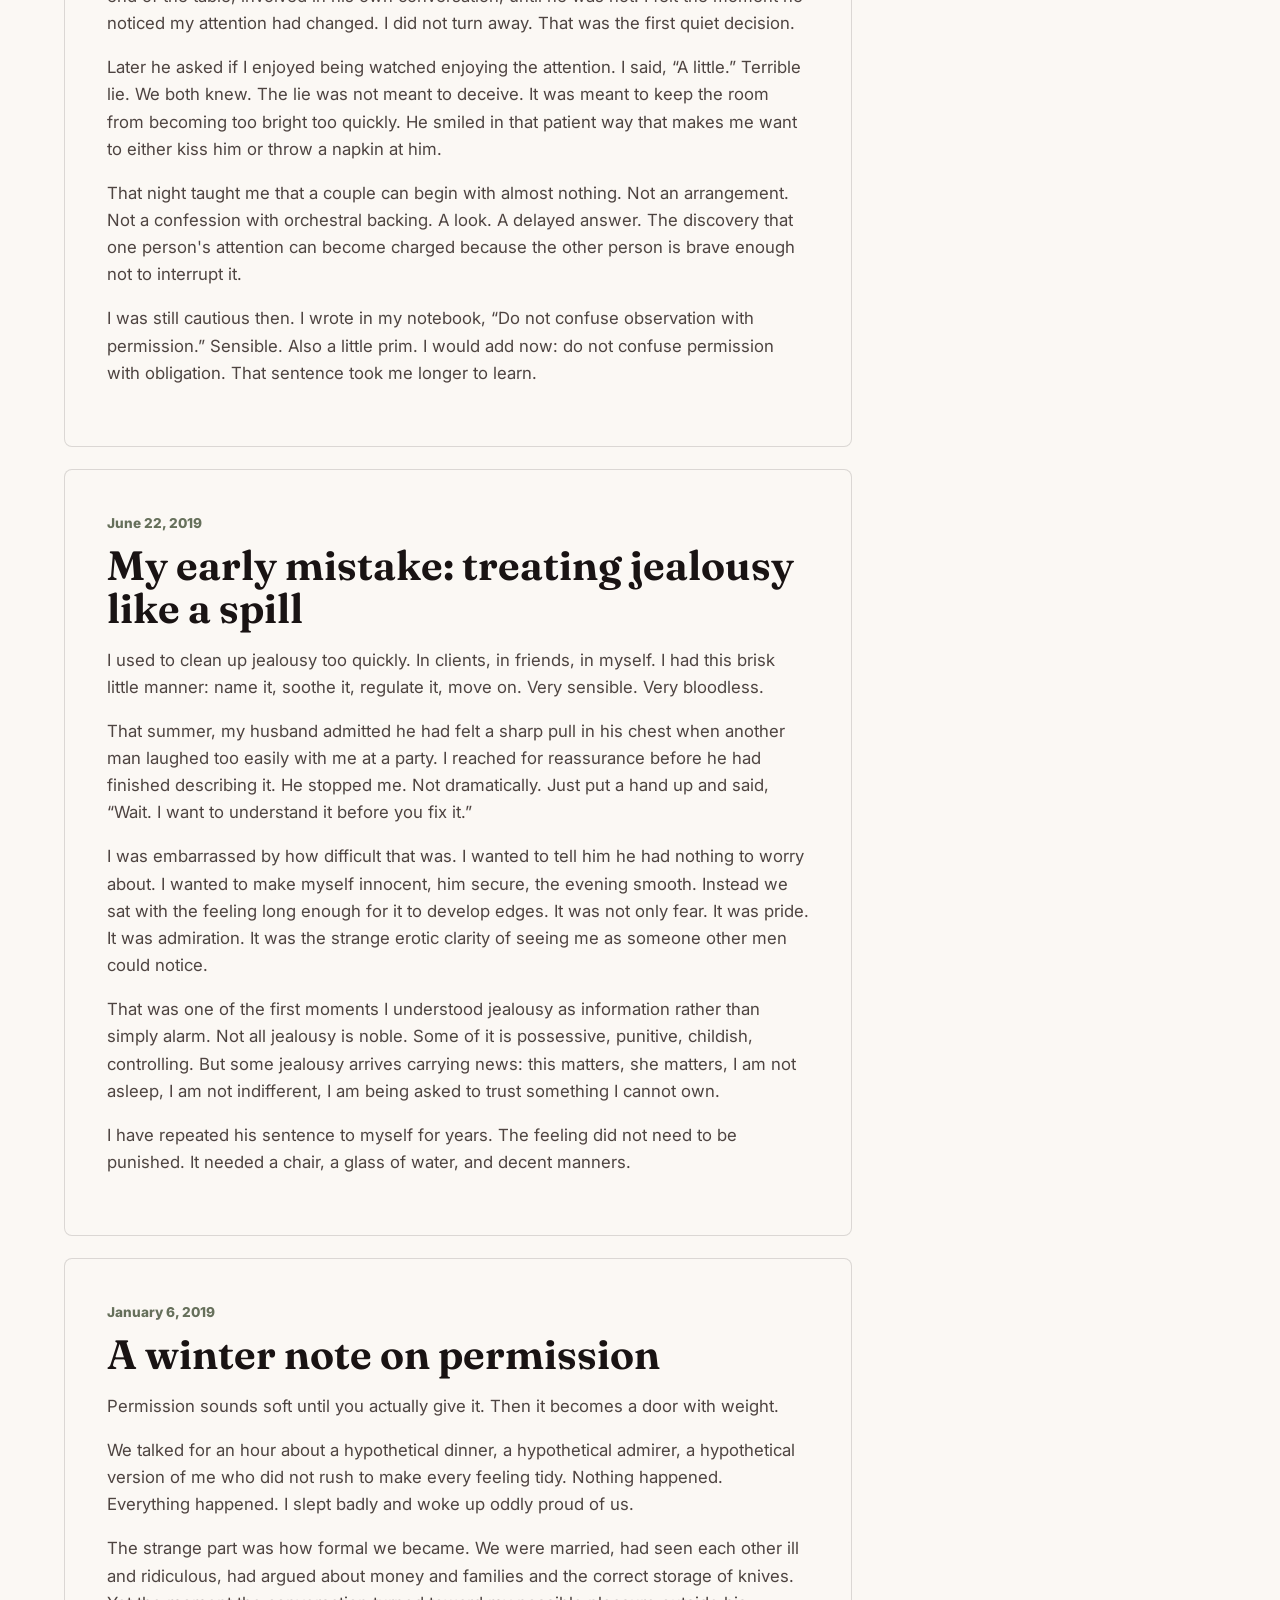
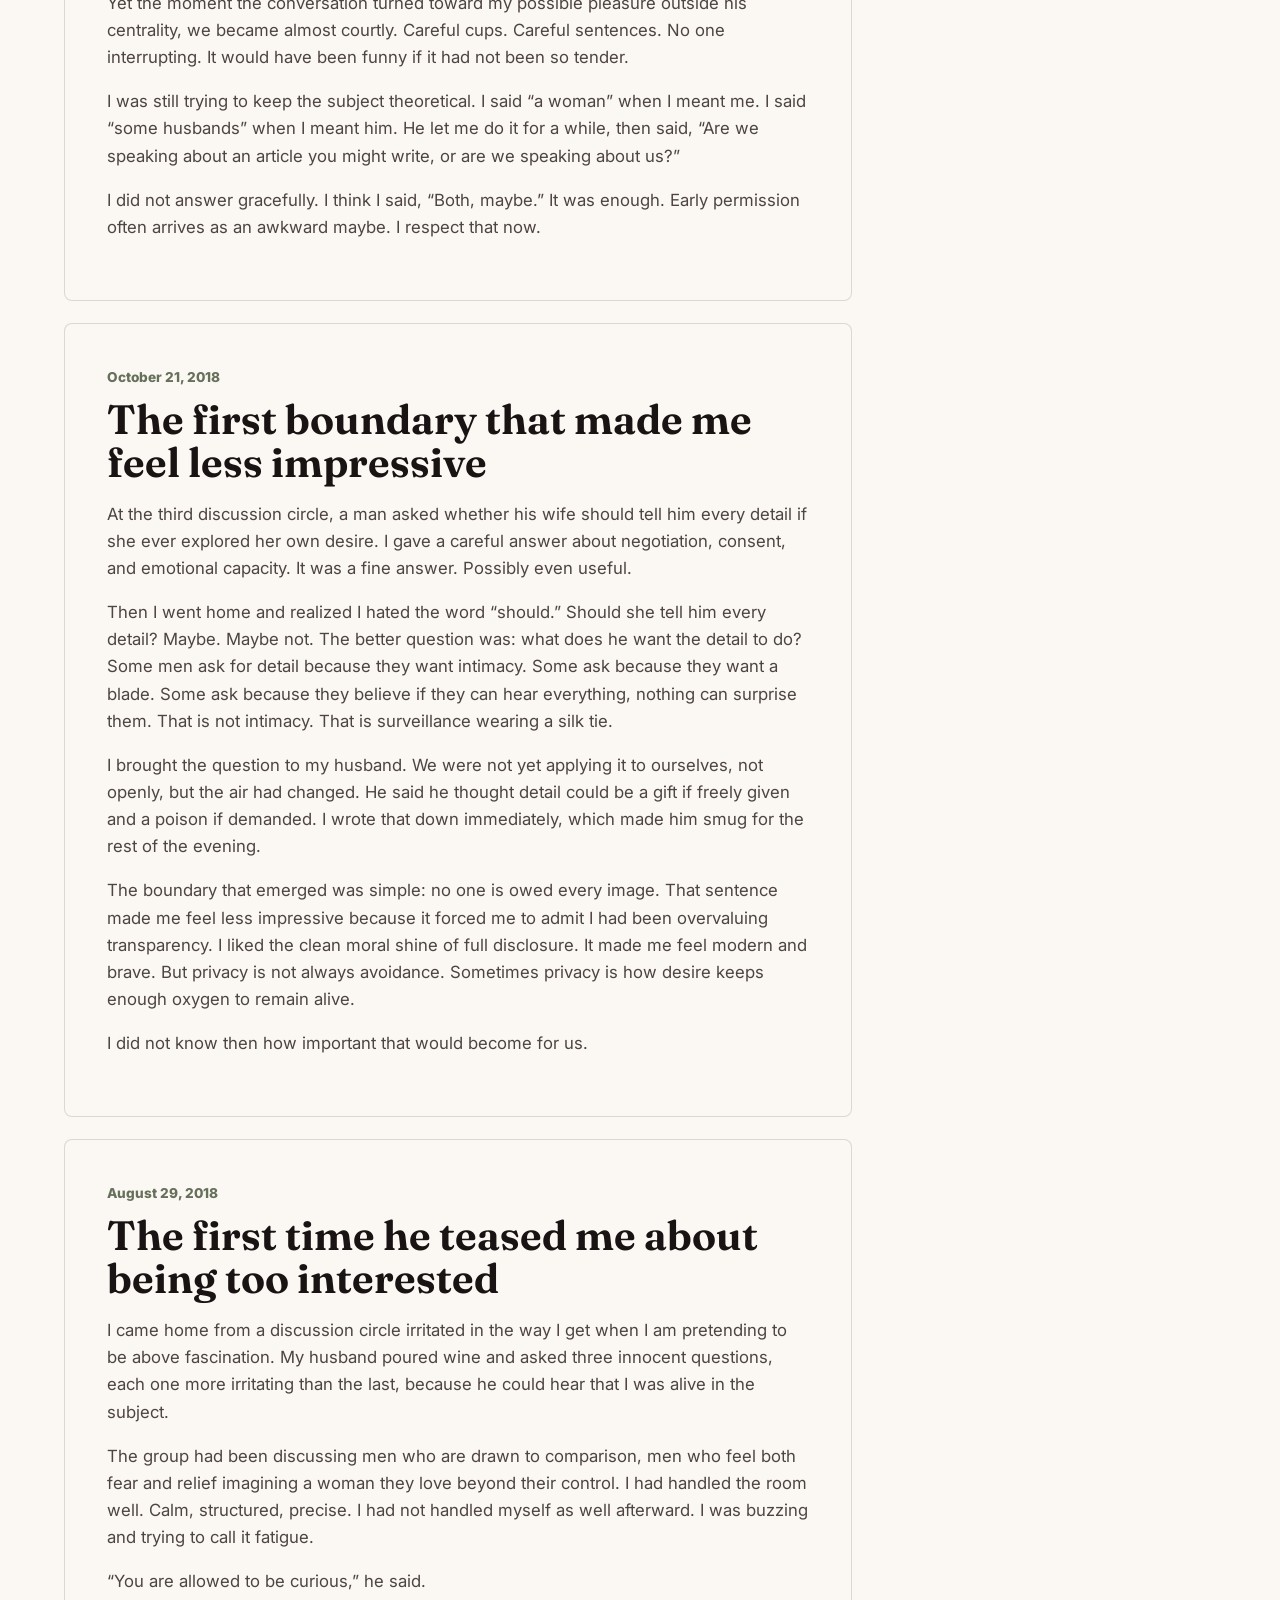
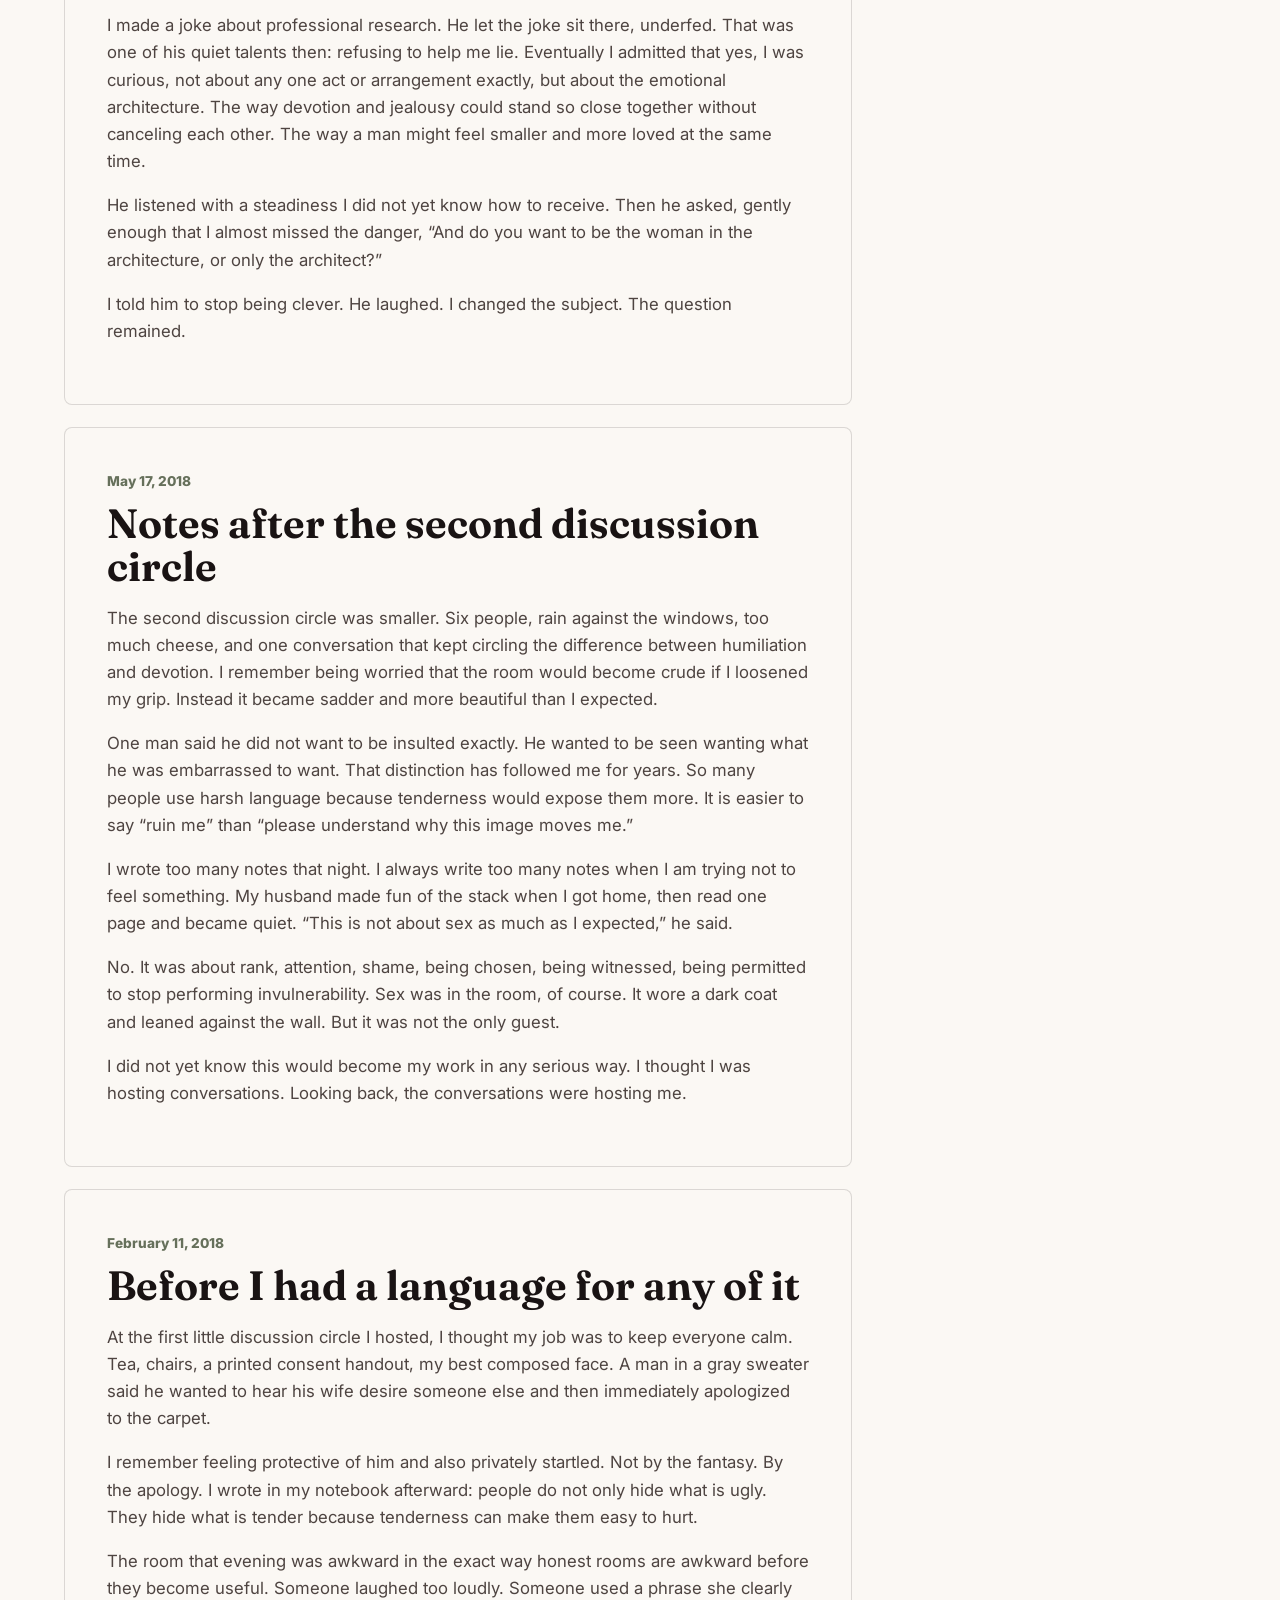
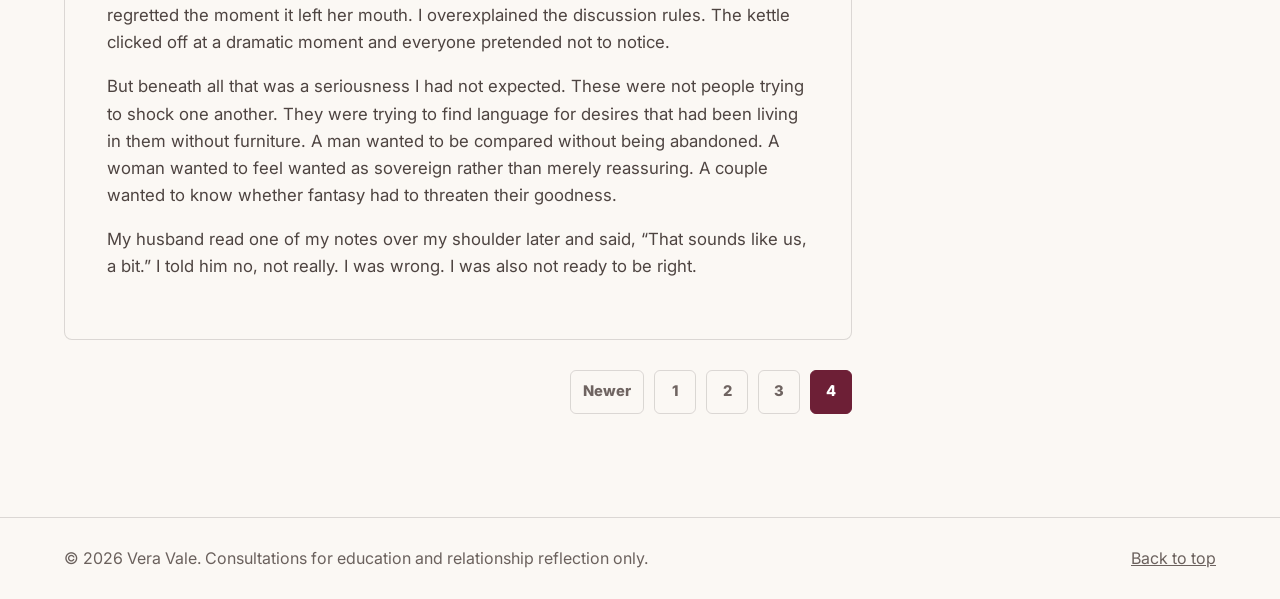
<file: journal/page-4.html>
<!doctype html>
<html lang="en">
<head>
  <meta charset="utf-8">
  <meta name="viewport" content="width=device-width, initial-scale=1">
  <title>Personal Journal, Page 4 | Vera Vale</title>
  <meta name="description" content="Earliest personal journal entries from Vera Vale on discussion circles, curiosity, early boundaries, and the start of her private archive.">
  <link rel="preconnect" href="https://fonts.googleapis.com">
  <link rel="preconnect" href="https://fonts.gstatic.com" crossorigin>
  <link href="https://fonts.googleapis.com/css2?family=Fraunces:opsz,wght@9..144,500;9..144,650&family=Inter:wght@400;500;600;700&display=swap" rel="stylesheet">
  <link rel="stylesheet" href="../styles.css">
</head>
<body class="journal-page">
  <header class="site-header" id="top">
    <a class="brand" href="../index.html" aria-label="Vera Vale home">
      <span class="brand-mark">VV</span>
      <span>
        <strong>Vera Vale</strong>
        <small>Private intimacy consultations</small>
      </span>
    </a>
    <nav aria-label="Main navigation">
      <a href="../index.html#work">Work</a>
      <a href="../articles/">Articles</a>
      <a href="index.html">Journal</a>
      <a href="../index.html#sessions">Sessions</a>
      <a href="../index.html#contact">Book</a>
    </nav>
  </header>

  <main>
    <section class="journal-hero">
      <p class="eyebrow">Personal journal</p>
      <h1>The first years.</h1>
      <p>The earliest posts are more cautious and a little over-explained. I leave that in. A backstory without awkwardness is just branding.</p>
    </section>

    <section class="journal-layout">
      <div class="post-list">
        <article class="journal-post">
          <time datetime="2020-04-18">April 18, 2020</time>
          <h2>Lockdown made the fantasy domestic</h2>
          <p>The world got small, and so did we. Groceries, disinfectant, terrible sleep, the same two rooms, the same two bodies. Strangely, the fantasy did not disappear. It became less cinematic and more domestic.</p>
          <p>Before that year, I still imagined certain desires needed atmosphere. A restaurant, a stranger's glance, a train platform, a black dress, some architecture of possibility. Then the rooms closed in and the desire remained, wearing slippers. It was humbling. Apparently the imagination does not require good lighting to continue being inconvenient.</p>
          <p>We talked about what it would mean for a wife to have an inner life that did not ask permission every five minutes. We talked about men who want to serve but secretly hope service will make them indispensable. We talked about my impatience. We talked about his habit of dressing up fear as practicality.</p>
          <p>No glamour that month. But a lot of truth. Some of it badly phrased. I remember telling him that I wanted more room inside the marriage and then immediately clarifying that I did not mean distance, did not mean rejection, did not mean danger, did not mean anything he might possibly misunderstand. He listened to the disclaimers and finally said, “You are allowed to want room before you have written the legal definition of room.”</p>
          <p>I miss, a little, how carefully we listened because there was nowhere to run. I do not miss the fear. I do miss the way ordinary domestic life forced the fantasy to stop posing and tell us what it was actually made of.</p>
        </article>

        <article class="journal-post">
          <time datetime="2019-11-03">November 3, 2019</time>
          <h2>Not a scene. Just a look.</h2>
          <p>There was a look across a restaurant table. That is all I will say, and honestly all that happened. But I learned how much can be carried without being performed.</p>
          <p>I had been speaking with a man who enjoyed language in the way some people enjoy expensive knives. Not inappropriate. Not innocent either. My husband was at the other end of the table, involved in his own conversation, until he was not. I felt the moment he noticed my attention had changed. I did not turn away. That was the first quiet decision.</p>
          <p>Later he asked if I enjoyed being watched enjoying the attention. I said, “A little.” Terrible lie. We both knew. The lie was not meant to deceive. It was meant to keep the room from becoming too bright too quickly. He smiled in that patient way that makes me want to either kiss him or throw a napkin at him.</p>
          <p>That night taught me that a couple can begin with almost nothing. Not an arrangement. Not a confession with orchestral backing. A look. A delayed answer. The discovery that one person's attention can become charged because the other person is brave enough not to interrupt it.</p>
          <p>I was still cautious then. I wrote in my notebook, “Do not confuse observation with permission.” Sensible. Also a little prim. I would add now: do not confuse permission with obligation. That sentence took me longer to learn.</p>
        </article>

        <article class="journal-post">
          <time datetime="2019-06-22">June 22, 2019</time>
          <h2>My early mistake: treating jealousy like a spill</h2>
          <p>I used to clean up jealousy too quickly. In clients, in friends, in myself. I had this brisk little manner: name it, soothe it, regulate it, move on. Very sensible. Very bloodless.</p>
          <p>That summer, my husband admitted he had felt a sharp pull in his chest when another man laughed too easily with me at a party. I reached for reassurance before he had finished describing it. He stopped me. Not dramatically. Just put a hand up and said, “Wait. I want to understand it before you fix it.”</p>
          <p>I was embarrassed by how difficult that was. I wanted to tell him he had nothing to worry about. I wanted to make myself innocent, him secure, the evening smooth. Instead we sat with the feeling long enough for it to develop edges. It was not only fear. It was pride. It was admiration. It was the strange erotic clarity of seeing me as someone other men could notice.</p>
          <p>That was one of the first moments I understood jealousy as information rather than simply alarm. Not all jealousy is noble. Some of it is possessive, punitive, childish, controlling. But some jealousy arrives carrying news: this matters, she matters, I am not asleep, I am not indifferent, I am being asked to trust something I cannot own.</p>
          <p>I have repeated his sentence to myself for years. The feeling did not need to be punished. It needed a chair, a glass of water, and decent manners.</p>
        </article>

        <article class="journal-post">
          <time datetime="2019-01-06">January 6, 2019</time>
          <h2>A winter note on permission</h2>
          <p>Permission sounds soft until you actually give it. Then it becomes a door with weight.</p>
          <p>We talked for an hour about a hypothetical dinner, a hypothetical admirer, a hypothetical version of me who did not rush to make every feeling tidy. Nothing happened. Everything happened. I slept badly and woke up oddly proud of us.</p>
          <p>The strange part was how formal we became. We were married, had seen each other ill and ridiculous, had argued about money and families and the correct storage of knives. Yet the moment the conversation turned toward my possible pleasure outside his centrality, we became almost courtly. Careful cups. Careful sentences. No one interrupting. It would have been funny if it had not been so tender.</p>
          <p>I was still trying to keep the subject theoretical. I said “a woman” when I meant me. I said “some husbands” when I meant him. He let me do it for a while, then said, “Are we speaking about an article you might write, or are we speaking about us?”</p>
          <p>I did not answer gracefully. I think I said, “Both, maybe.” It was enough. Early permission often arrives as an awkward maybe. I respect that now.</p>
        </article>

        <article class="journal-post">
          <time datetime="2018-10-21">October 21, 2018</time>
          <h2>The first boundary that made me feel less impressive</h2>
          <p>At the third discussion circle, a man asked whether his wife should tell him every detail if she ever explored her own desire. I gave a careful answer about negotiation, consent, and emotional capacity. It was a fine answer. Possibly even useful.</p>
          <p>Then I went home and realized I hated the word “should.” Should she tell him every detail? Maybe. Maybe not. The better question was: what does he want the detail to do? Some men ask for detail because they want intimacy. Some ask because they want a blade. Some ask because they believe if they can hear everything, nothing can surprise them. That is not intimacy. That is surveillance wearing a silk tie.</p>
          <p>I brought the question to my husband. We were not yet applying it to ourselves, not openly, but the air had changed. He said he thought detail could be a gift if freely given and a poison if demanded. I wrote that down immediately, which made him smug for the rest of the evening.</p>
          <p>The boundary that emerged was simple: no one is owed every image. That sentence made me feel less impressive because it forced me to admit I had been overvaluing transparency. I liked the clean moral shine of full disclosure. It made me feel modern and brave. But privacy is not always avoidance. Sometimes privacy is how desire keeps enough oxygen to remain alive.</p>
          <p>I did not know then how important that would become for us.</p>
        </article>

        <article class="journal-post">
          <time datetime="2018-08-29">August 29, 2018</time>
          <h2>The first time he teased me about being too interested</h2>
          <p>I came home from a discussion circle irritated in the way I get when I am pretending to be above fascination. My husband poured wine and asked three innocent questions, each one more irritating than the last, because he could hear that I was alive in the subject.</p>
          <p>The group had been discussing men who are drawn to comparison, men who feel both fear and relief imagining a woman they love beyond their control. I had handled the room well. Calm, structured, precise. I had not handled myself as well afterward. I was buzzing and trying to call it fatigue.</p>
          <p>“You are allowed to be curious,” he said.</p>
          <p>I made a joke about professional research. He let the joke sit there, underfed. That was one of his quiet talents then: refusing to help me lie. Eventually I admitted that yes, I was curious, not about any one act or arrangement exactly, but about the emotional architecture. The way devotion and jealousy could stand so close together without canceling each other. The way a man might feel smaller and more loved at the same time.</p>
          <p>He listened with a steadiness I did not yet know how to receive. Then he asked, gently enough that I almost missed the danger, “And do you want to be the woman in the architecture, or only the architect?”</p>
          <p>I told him to stop being clever. He laughed. I changed the subject. The question remained.</p>
        </article>

        <article class="journal-post">
          <time datetime="2018-05-17">May 17, 2018</time>
          <h2>Notes after the second discussion circle</h2>
          <p>The second discussion circle was smaller. Six people, rain against the windows, too much cheese, and one conversation that kept circling the difference between humiliation and devotion. I remember being worried that the room would become crude if I loosened my grip. Instead it became sadder and more beautiful than I expected.</p>
          <p>One man said he did not want to be insulted exactly. He wanted to be seen wanting what he was embarrassed to want. That distinction has followed me for years. So many people use harsh language because tenderness would expose them more. It is easier to say “ruin me” than “please understand why this image moves me.”</p>
          <p>I wrote too many notes that night. I always write too many notes when I am trying not to feel something. My husband made fun of the stack when I got home, then read one page and became quiet. “This is not about sex as much as I expected,” he said.</p>
          <p>No. It was about rank, attention, shame, being chosen, being witnessed, being permitted to stop performing invulnerability. Sex was in the room, of course. It wore a dark coat and leaned against the wall. But it was not the only guest.</p>
          <p>I did not yet know this would become my work in any serious way. I thought I was hosting conversations. Looking back, the conversations were hosting me.</p>
        </article>

        <article class="journal-post">
          <time datetime="2018-02-11">February 11, 2018</time>
          <h2>Before I had a language for any of it</h2>
          <p>At the first little discussion circle I hosted, I thought my job was to keep everyone calm. Tea, chairs, a printed consent handout, my best composed face. A man in a gray sweater said he wanted to hear his wife desire someone else and then immediately apologized to the carpet.</p>
          <p>I remember feeling protective of him and also privately startled. Not by the fantasy. By the apology. I wrote in my notebook afterward: people do not only hide what is ugly. They hide what is tender because tenderness can make them easy to hurt.</p>
          <p>The room that evening was awkward in the exact way honest rooms are awkward before they become useful. Someone laughed too loudly. Someone used a phrase she clearly regretted the moment it left her mouth. I overexplained the discussion rules. The kettle clicked off at a dramatic moment and everyone pretended not to notice.</p>
          <p>But beneath all that was a seriousness I had not expected. These were not people trying to shock one another. They were trying to find language for desires that had been living in them without furniture. A man wanted to be compared without being abandoned. A woman wanted to feel wanted as sovereign rather than merely reassuring. A couple wanted to know whether fantasy had to threaten their goodness.</p>
          <p>My husband read one of my notes over my shoulder later and said, “That sounds like us, a bit.” I told him no, not really. I was wrong. I was also not ready to be right.</p>
        </article>

        <nav class="pager" aria-label="Journal pagination">
          <a href="page-3.html">Newer</a>
          <a href="index.html">1</a>
          <a href="page-2.html">2</a>
          <a href="page-3.html">3</a>
          <span>4</span>
        </nav>
      </div>

      <aside class="archive-aside">
        <p class="eyebrow">Archive pages</p>
        <h3>Years covered</h3>
        <ul>
          <li><a href="index.html">2026-2025: authority, privacy, cleaner heat</a></li>
          <li><a href="page-2.html">2025-2023: repair, restraint, first permissions</a></li>
          <li><a href="page-3.html">2023-2020: language, jealousy, structure</a></li>
          <li><a href="page-4.html">2020-2018: discussion circles, curiosity, early mistakes</a></li>
        </ul>
      </aside>
    </section>
  </main>

  <footer>
    <p>© <span id="year"></span> Vera Vale. Consultations for education and relationship reflection only.</p>
    <a href="#top">Back to top</a>
  </footer>

  <script src="../script.js"></script>
</body>
</html>
</file>
<file: styles.css>
:root {
  --ink: #191313;
  --muted: #6f6461;
  --paper: #fbf8f4;
  --blush: #f1ded8;
  --wine: #6d1f36;
  --plum: #332238;
  --moss: #66705b;
  --gold: #b48a54;
  --line: rgba(25, 19, 19, .14);
  --shadow: 0 22px 70px rgba(49, 32, 34, .16);
}

* {
  box-sizing: border-box;
}

html {
  scroll-behavior: smooth;
}

body {
  margin: 0;
  font-family: Inter, system-ui, -apple-system, BlinkMacSystemFont, "Segoe UI", sans-serif;
  color: var(--ink);
  background: var(--paper);
  line-height: 1.62;
}

a {
  color: inherit;
}

.site-header {
  position: sticky;
  top: 0;
  z-index: 20;
  display: flex;
  align-items: center;
  justify-content: space-between;
  gap: 24px;
  padding: 14px clamp(18px, 4vw, 54px);
  border-bottom: 1px solid var(--line);
  background: rgba(251, 248, 244, .9);
  backdrop-filter: blur(18px);
}

.brand {
  display: flex;
  align-items: center;
  gap: 11px;
  text-decoration: none;
}

.brand-mark {
  display: grid;
  place-items: center;
  width: 42px;
  height: 42px;
  border: 1px solid var(--ink);
  border-radius: 50%;
  font-family: Fraunces, serif;
  font-weight: 650;
}

.brand strong,
.brand small {
  display: block;
}

.brand small {
  color: var(--muted);
  font-size: .76rem;
}

nav {
  display: flex;
  flex-wrap: wrap;
  justify-content: flex-end;
  gap: 8px 18px;
  color: var(--muted);
  font-size: .92rem;
  font-weight: 600;
}

nav a {
  text-decoration: none;
}

nav a:hover {
  color: var(--wine);
}

.hero {
  min-height: calc(100vh - 72px);
  display: grid;
  grid-template-columns: minmax(280px, .88fr) minmax(320px, 1.12fr);
  align-items: center;
  gap: clamp(26px, 5vw, 72px);
  padding: clamp(28px, 5vw, 72px) clamp(18px, 5vw, 72px) 38px;
  background:
    linear-gradient(115deg, rgba(51, 34, 56, .08), transparent 52%),
    linear-gradient(180deg, #fffaf7, var(--paper));
}

.hero-media {
  align-self: stretch;
  min-height: 560px;
  display: flex;
  align-items: flex-end;
  justify-content: center;
  overflow: hidden;
  border-radius: 8px;
  background: #e7ddd5;
  box-shadow: var(--shadow);
}

.hero-media img {
  width: 100%;
  height: 100%;
  object-fit: cover;
}

.hero-copy {
  max-width: 780px;
}

.eyebrow {
  margin: 0 0 12px;
  color: var(--wine);
  font-size: .76rem;
  font-weight: 800;
  letter-spacing: 0;
  text-transform: uppercase;
}

h1,
h2,
h3 {
  margin: 0;
  font-family: Fraunces, Georgia, serif;
  line-height: 1.05;
  font-weight: 650;
}

h1 {
  max-width: 12ch;
  font-size: clamp(3.15rem, 8.2vw, 7.5rem);
}

h2 {
  font-size: clamp(2rem, 4vw, 4.15rem);
}

h3 {
  font-size: 1.42rem;
}

.lede {
  max-width: 680px;
  margin: 24px 0 0;
  color: #463a38;
  font-size: clamp(1.04rem, 1.6vw, 1.3rem);
}

.hero-actions {
  display: flex;
  flex-wrap: wrap;
  gap: 12px;
  margin-top: 32px;
}

.button {
  min-height: 46px;
  display: inline-flex;
  align-items: center;
  justify-content: center;
  padding: 12px 18px;
  border: 1px solid var(--ink);
  border-radius: 6px;
  font-weight: 800;
  text-decoration: none;
  cursor: pointer;
}

.button.primary {
  color: #fff;
  border-color: var(--wine);
  background: var(--wine);
}

.button.ghost {
  background: transparent;
}

.band {
  padding: clamp(56px, 8vw, 110px) clamp(18px, 5vw, 72px);
}

.section-head {
  max-width: 790px;
  margin-bottom: 34px;
}

.section-head.wide {
  max-width: 980px;
}

.section-head p:not(.eyebrow) {
  color: var(--muted);
  font-size: 1.06rem;
}

.intro-grid {
  display: grid;
  grid-template-columns: minmax(0, 1fr) minmax(280px, 380px);
  gap: 34px;
  align-items: start;
}

.intro-grid p {
  max-width: 790px;
  font-size: 1.08rem;
}

.profile-note {
  padding: 24px;
  border: 1px solid var(--line);
  border-radius: 8px;
  background: #fffdf9;
}

.profile-note ul {
  margin: 16px 0 0;
  padding-left: 20px;
}

.credentials {
  display: grid;
  grid-template-columns: repeat(3, 1fr);
  gap: 1px;
  background: var(--line);
  border-block: 1px solid var(--line);
}

.credential {
  padding: 32px clamp(18px, 4vw, 52px);
  background: #efe7df;
}

.credential strong {
  display: block;
  font-family: Fraunces, serif;
  font-size: clamp(2.2rem, 4vw, 4rem);
  line-height: 1;
}

.credential span {
  color: #615752;
}

.articles {
  background: #fffdf9;
}

.article-grid {
  display: grid;
  grid-template-columns: repeat(2, minmax(0, 1fr));
  gap: 18px;
}

.article-grid article,
.timeline article,
.preview-grid article,
.journal-post {
  padding: 24px;
  border: 1px solid var(--line);
  border-radius: 8px;
  background: var(--paper);
}

time {
  display: block;
  margin-bottom: 10px;
  color: var(--moss);
  font-size: .85rem;
  font-weight: 800;
}

.article-grid p,
.timeline p,
.preview-grid p,
.journal-post p,
.session-card p,
.payment-copy p,
.contact p {
  color: #4e4441;
}

.journal {
  padding: clamp(56px, 8vw, 110px) clamp(18px, 5vw, 72px);
}

.timeline {
  display: grid;
  gap: 16px;
  max-width: 980px;
}

.timeline article:nth-child(even) {
  margin-left: clamp(0px, 8vw, 92px);
  background: #f7eee9;
}

.preview-grid {
  display: grid;
  grid-template-columns: repeat(3, minmax(0, 1fr));
  gap: 16px;
}

.preview-grid article {
  display: flex;
  flex-direction: column;
}

.preview-grid a:not(.button) {
  width: max-content;
  margin-top: auto;
  color: var(--wine);
  font-weight: 800;
}

.archive-link {
  margin-top: 18px;
}

.journal-page {
  background:
    linear-gradient(180deg, #fffaf7 0, var(--paper) 340px),
    var(--paper);
}

.journal-hero {
  padding: clamp(48px, 8vw, 96px) clamp(18px, 5vw, 72px) 36px;
}

.journal-hero h1 {
  max-width: 14ch;
  font-size: clamp(3rem, 7vw, 6.7rem);
}

.journal-hero p:not(.eyebrow) {
  max-width: 760px;
  color: #4e4441;
  font-size: 1.1rem;
}

.journal-layout {
  display: grid;
  grid-template-columns: minmax(0, 1fr) minmax(240px, 320px);
  gap: clamp(22px, 4vw, 44px);
  padding: 0 clamp(18px, 5vw, 72px) clamp(56px, 8vw, 110px);
}

.post-list {
  display: grid;
  gap: 22px;
}

.journal-post {
  padding: clamp(22px, 4vw, 42px);
}

.journal-post h2 {
  max-width: 820px;
  font-size: clamp(1.8rem, 3.2vw, 3.4rem);
}

.journal-post p {
  max-width: 820px;
  font-size: 1.05rem;
}

.journal-post .post-note {
  max-width: 760px;
  padding: 16px 18px;
  border-left: 3px solid var(--gold);
  background: #fffdf9;
  color: #5e514c;
}

.archive-aside {
  position: sticky;
  top: 92px;
  align-self: start;
  padding: 22px;
  border: 1px solid var(--line);
  border-radius: 8px;
  background: #fffdf9;
}

.archive-aside ul {
  margin: 16px 0 0;
  padding-left: 18px;
}

.archive-aside li + li {
  margin-top: 8px;
}

.pager {
  display: flex;
  flex-wrap: wrap;
  gap: 10px;
  align-items: center;
  margin-top: 8px;
}

.pager a,
.pager span {
  min-width: 42px;
  padding: 9px 12px;
  border: 1px solid var(--line);
  border-radius: 6px;
  text-align: center;
  text-decoration: none;
  font-weight: 800;
}

.pager span {
  color: #fff;
  border-color: var(--wine);
  background: var(--wine);
}

.sessions {
  background: #211a23;
  color: #fff7ef;
}

.sessions .eyebrow {
  color: #e3a66f;
}

.sessions .section-head p:not(.eyebrow) {
  color: #d7cbc4;
}

.session-grid {
  display: grid;
  grid-template-columns: repeat(5, minmax(0, 1fr));
  gap: 16px;
}

.session-card {
  min-height: 340px;
  display: flex;
  flex-direction: column;
  padding: 24px;
  border: 1px solid rgba(255, 247, 239, .22);
  border-radius: 8px;
  background: rgba(255, 255, 255, .055);
}

.session-card.entry {
  background: rgba(227, 166, 111, .1);
}

.session-card.emphasized {
  background: #fff7ef;
  color: var(--ink);
}

.session-card p {
  color: inherit;
  opacity: .82;
}

.session-card strong {
  margin-top: auto;
  font-size: 1.25rem;
}

.heat {
  width: max-content;
  margin-bottom: 16px;
  padding: 4px 9px;
  border: 1px solid currentColor;
  border-radius: 999px;
  font-size: .78rem;
  font-weight: 800;
}

.payment {
  display: grid;
  grid-template-columns: minmax(260px, .7fr) minmax(300px, 1.3fr);
  gap: 32px;
  padding: clamp(44px, 7vw, 82px) clamp(18px, 5vw, 72px);
  background: #efe7df;
}

.payment-copy {
  max-width: 820px;
}

.contact {
  background: #fffdf9;
}

.contact-panel {
  display: grid;
  grid-template-columns: minmax(280px, .82fr) minmax(320px, 1fr);
  gap: 34px;
  padding: clamp(26px, 5vw, 48px);
  border: 1px solid var(--line);
  border-radius: 8px;
  background: var(--paper);
}

form {
  display: grid;
  gap: 14px;
}

label {
  display: grid;
  gap: 6px;
  color: #5b504d;
  font-weight: 700;
}

input,
select,
textarea {
  width: 100%;
  border: 1px solid var(--line);
  border-radius: 6px;
  padding: 12px;
  color: var(--ink);
  background: #fff;
  font: inherit;
}

textarea {
  resize: vertical;
}

.form-note {
  margin: 0;
  font-size: .88rem;
}

footer {
  display: flex;
  justify-content: space-between;
  gap: 20px;
  padding: 28px clamp(18px, 5vw, 72px);
  color: #6b615d;
  border-top: 1px solid var(--line);
}

footer p {
  margin: 0;
}

@media (max-width: 980px) {
  .hero,
  .intro-grid,
  .payment,
  .contact-panel {
    grid-template-columns: 1fr;
  }

  .hero {
    min-height: auto;
  }

  .hero-media {
    min-height: 420px;
    order: -1;
  }

  h1 {
    max-width: 14ch;
  }

  .article-grid,
  .session-grid,
  .preview-grid {
    grid-template-columns: repeat(2, minmax(0, 1fr));
  }

  .journal-layout {
    grid-template-columns: 1fr;
  }

  .archive-aside {
    position: static;
  }
}

@media (max-width: 680px) {
  .site-header {
    align-items: flex-start;
    flex-direction: column;
  }

  nav {
    justify-content: flex-start;
  }

  .hero {
    padding-top: 22px;
  }

  .hero-media {
    min-height: 330px;
  }

  .credentials,
  .article-grid,
  .session-grid,
  .preview-grid {
    grid-template-columns: 1fr;
  }

  .timeline article:nth-child(even) {
    margin-left: 0;
  }

  footer {
    flex-direction: column;
  }
}
</file>
